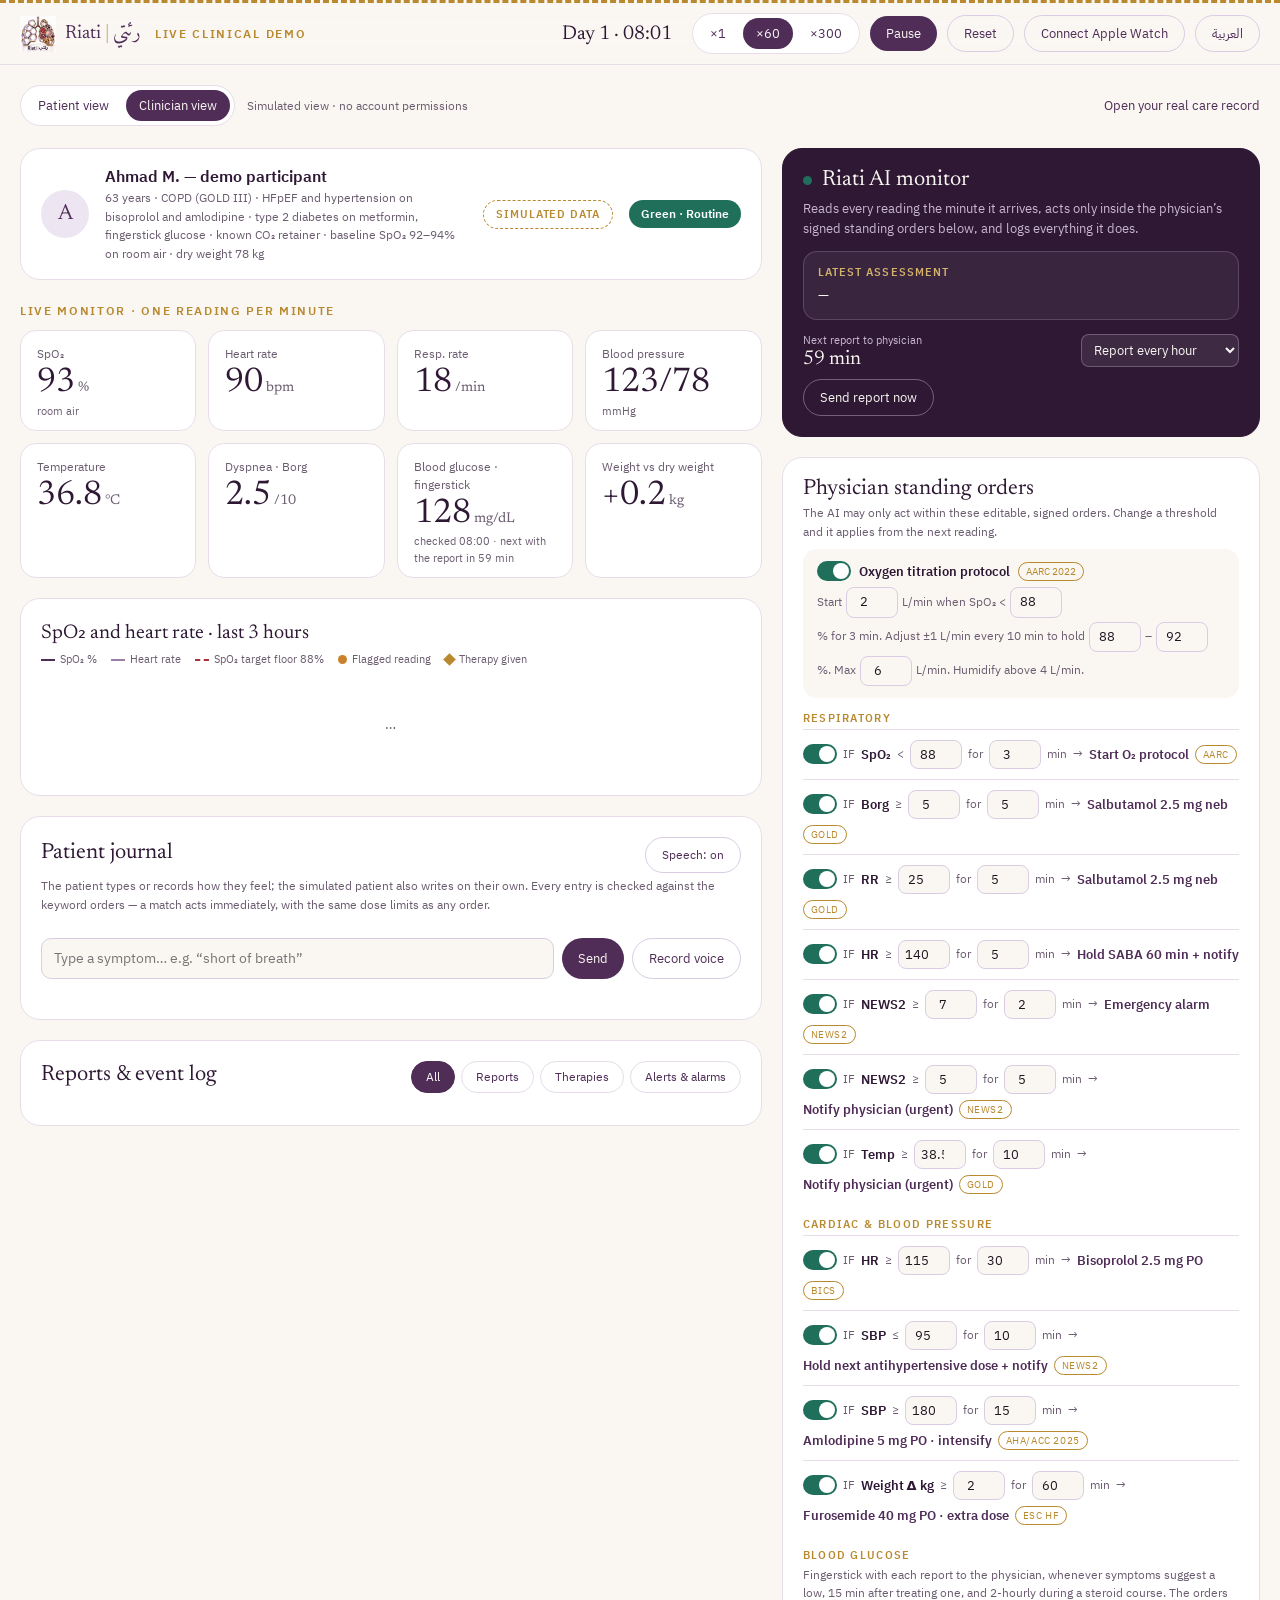
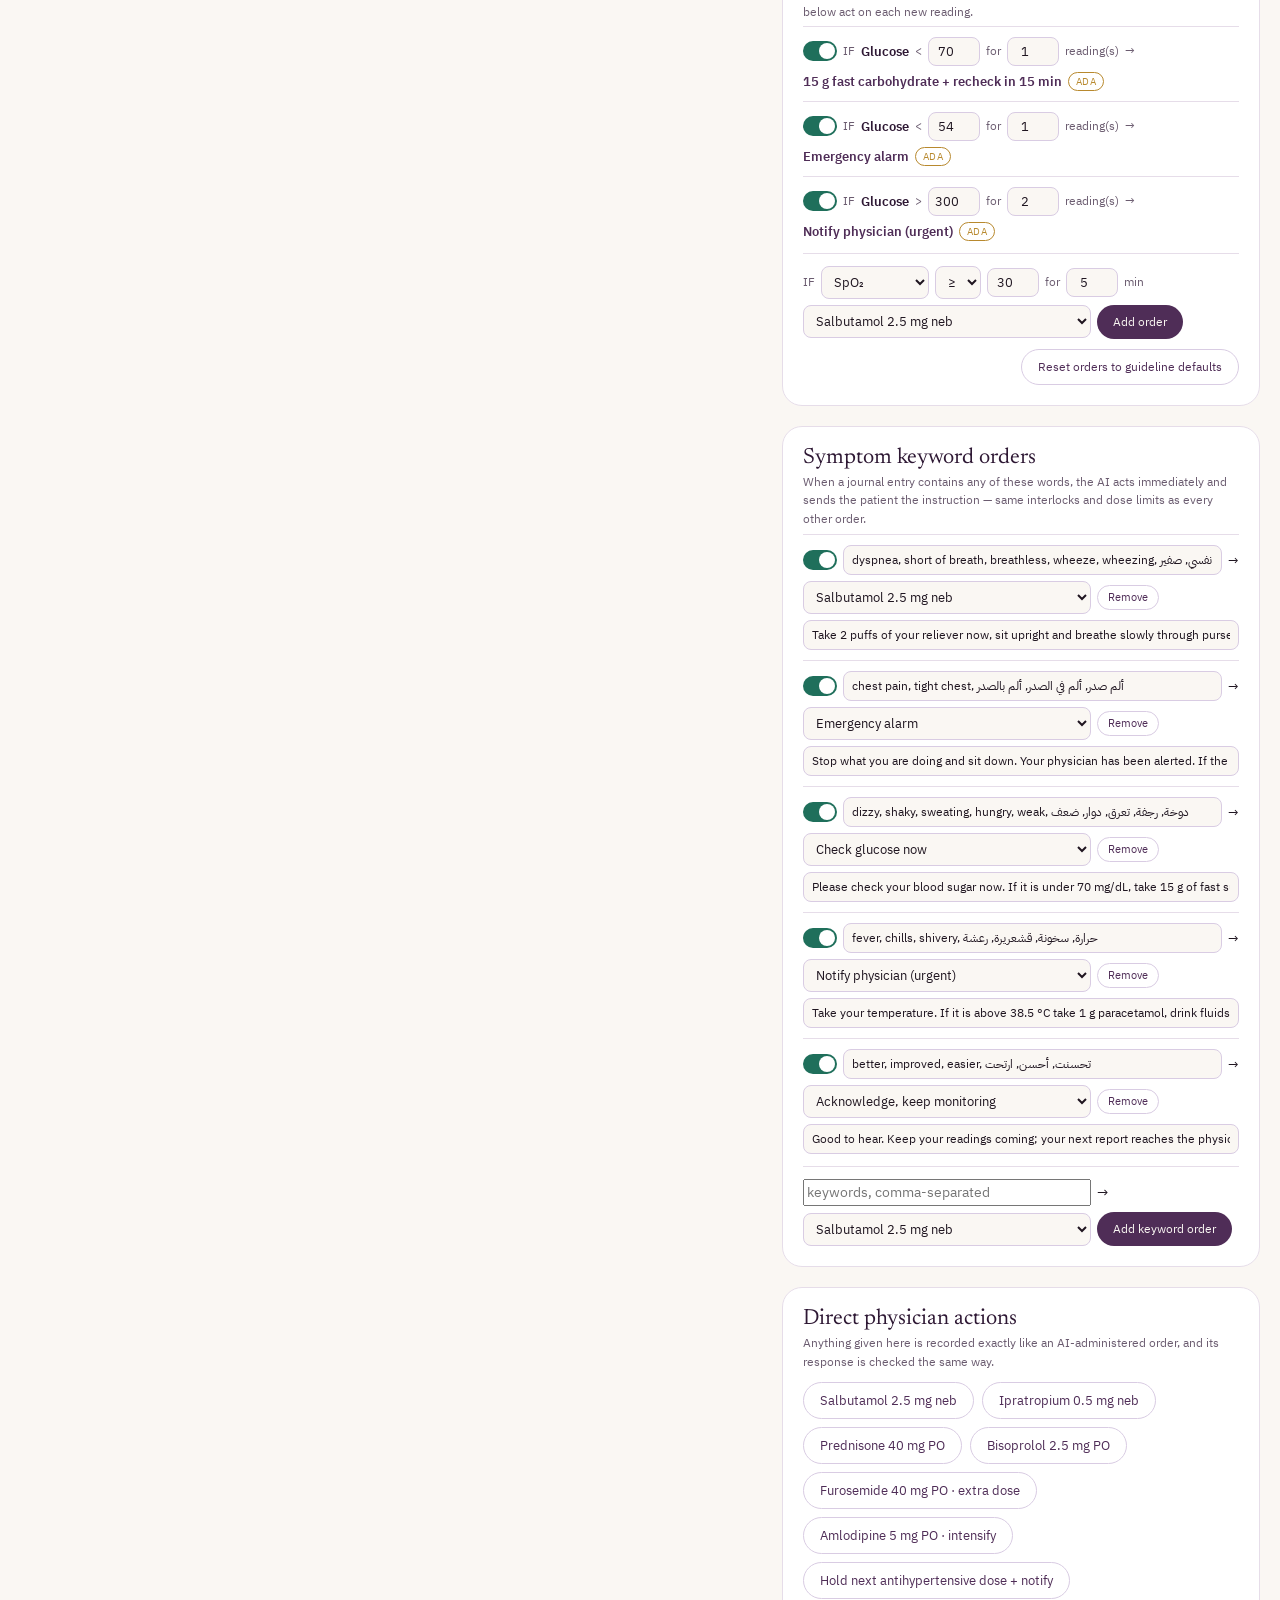
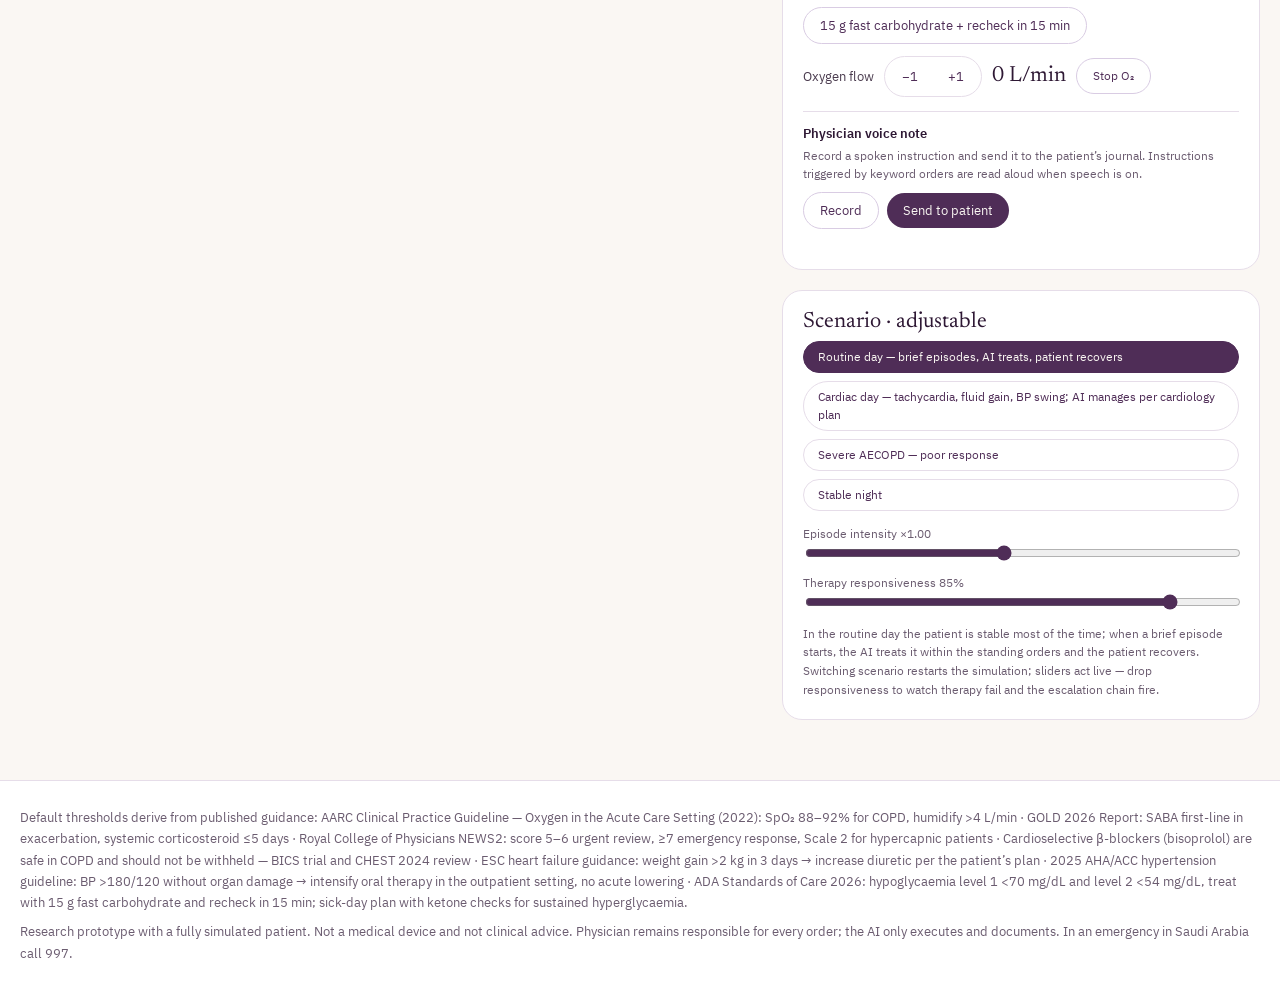
<file: demo-previous.html>
<!DOCTYPE html>
<html lang="en">
<head>
<meta charset="utf-8">
<meta name="viewport" content="width=device-width, initial-scale=1">
<title>Riati — Live Clinical Demo</title>
<link rel="preconnect" href="https://fonts.googleapis.com">
<link href="https://fonts.googleapis.com/css2?family=Newsreader:ital,opsz,wght@0,6..72,300;0,6..72,400;0,6..72,500&family=IBM+Plex+Sans+Arabic:wght@300;400;500;600&family=Amiri:wght@400;700&display=swap" rel="stylesheet">
<style>
:root{
  --aub:#4F2D57; --aub-d:#2E1834; --cream:#FAF7F3; --lilac:#EDE6F2; --line:#E6DDE9;
  --gold:#B8892E; --ink:#1F1520; --mut:#6B5C70; --body:#4A3B4E;
  --green:#1F6F5B; --amber:#C9822B; --red:#A8323E;
}
*{box-sizing:border-box}
[hidden]{display:none!important}
html,body{margin:0;padding:0;background:var(--cream);color:var(--ink);-webkit-font-smoothing:antialiased}
body{font-family:'IBM Plex Sans Arabic','Newsreader',system-ui,sans-serif;font-size:14px}
a{color:var(--aub);text-decoration:none}
input,select,button{font:inherit}
input[type=number]{direction:ltr;text-align:center}
input:focus,select:focus{outline:2px solid var(--aub);outline-offset:1px}
@keyframes rise{from{opacity:0;transform:translateY(18px)}to{opacity:1;transform:none}}
@keyframes pop{from{opacity:0;transform:scale(.4)}to{opacity:1;transform:none}}
@keyframes pulse{0%,100%{box-shadow:0 0 0 0 rgba(168,50,62,.5)}50%{box-shadow:0 0 0 12px rgba(168,50,62,0)}}
@keyframes breathe{0%,100%{transform:scale(1);opacity:.5}50%{transform:scale(1.5);opacity:1}}
.serif{font-family:'Newsreader','Amiri',serif;font-weight:400}
.kicker{font-size:12px;letter-spacing:.14em;text-transform:uppercase;color:var(--gold);font-weight:600}
.card{background:#fff;border:1px solid var(--line);border-radius:20px;padding:20px;animation:rise .7s cubic-bezier(.2,.7,.2,1) both}
.btn{border:1px solid #D9CCE3;background:transparent;color:var(--aub);border-radius:999px;padding:8px 16px;font-size:13px;cursor:pointer}
.btn:hover{background:var(--lilac)}
.btn-primary{background:var(--aub);color:var(--cream);border:0}
.btn-primary:hover{background:var(--aub-d)}
.btn-danger{background:var(--red);color:#fff;border:0}
.seg{display:inline-flex;gap:4px;background:#fff;border:1px solid var(--line);border-radius:999px;padding:4px}
.seg button{border:0;border-radius:999px;padding:6px 13px;font-size:13px;cursor:pointer;background:transparent;color:var(--aub)}
.seg button.on{background:var(--aub);color:var(--cream)}
.num{width:64px;border:1px solid #D9CCE3;border-radius:8px;padding:4px 6px;font-size:13px;background:var(--cream);color:var(--ink);direction:ltr;text-align:center}
.num.small{width:52px}
select.sel{border:1px solid #D9CCE3;border-radius:8px;padding:5px 8px;font-size:13px;background:var(--cream);color:var(--ink);max-width:100%}
.tile{background:#fff;border:1px solid var(--line);border-radius:16px;padding:14px 16px 10px;position:relative;overflow:hidden}
.tile .lbl{font-size:12px;color:var(--mut)}
.tile .val{font-family:'Newsreader',serif;font-size:34px;color:var(--aub-d);line-height:1.1;margin:2px 0 0}
.tile .val small{font-size:14px;color:var(--mut)}
.tile .sub{font-size:11px;color:var(--mut);min-height:14px}
.tile.warn{border-color:var(--amber)}
.tile.crit{border-color:var(--red);animation:pulse 2s infinite}
.log-entry{border:1px solid var(--line);border-radius:14px;padding:12px 14px;background:#fff;animation:rise .45s both}
.log-entry .lt{font-size:11px;color:var(--mut)}
.log-entry .ttl{font-size:14px;font-weight:600;color:var(--aub-d);margin:2px 0}
.log-entry .bd{font-size:13px;color:var(--body);line-height:1.55}
.log-entry.e-alert{border-inline-start:4px solid var(--amber)}
.log-entry.e-alarm{border-inline-start:4px solid var(--red);background:#FDF4F5}
.log-entry.e-therapy{border-inline-start:4px solid var(--aub)}
.log-entry.e-report{border-inline-start:4px solid var(--gold);background:#FDFBF6}
.log-entry.e-ai{border-inline-start:4px solid var(--line)}
.rep-grid{display:grid;grid-template-columns:repeat(auto-fit,minmax(120px,1fr));gap:8px;margin:10px 0}
.rep-cell{background:var(--cream);border-radius:10px;padding:8px 10px}
.rep-cell .k{font-size:11px;color:var(--mut)}
.rep-cell .v{font-family:'Newsreader',serif;font-size:19px;color:var(--aub-d)}
.rep-cell .r{font-size:11px;color:var(--mut)}
.zonechip{display:inline-flex;align-items:center;gap:7px;border-radius:999px;padding:5px 12px;font-size:12px;font-weight:600;color:#fff}
.rule{display:flex;flex-wrap:wrap;align-items:center;gap:6px;border-top:1px solid var(--line);padding:10px 0;font-size:13px;color:var(--body)}
.rule .word{color:var(--mut);font-size:12px}
.rule .metr{font-weight:600;color:var(--aub-d)}
.rule .act{color:var(--aub);font-weight:600}
.rule .cite{font-size:10px;letter-spacing:.06em;color:var(--gold);border:1px solid var(--gold);border-radius:999px;padding:1px 7px}
.rule.off{opacity:.42}
.rgroup{font-size:11px;letter-spacing:.12em;text-transform:uppercase;color:var(--gold);font-weight:600;margin:12px 0 2px}
.switch{appearance:none;width:34px;height:20px;border-radius:999px;background:#D9CCE3;position:relative;cursor:pointer;flex:none;margin:0}
.switch:checked{background:var(--green)}
.switch::after{content:'';position:absolute;top:2px;inset-inline-start:2px;width:16px;height:16px;border-radius:50%;background:#fff;transition:transform .2s}
.switch:checked::after{transform:translateX(14px)}
[dir=rtl] .switch:checked::after{transform:translateX(-14px)}
.jm{display:flex;flex-direction:column;gap:4px;max-width:88%;padding:9px 12px;border-radius:14px;font-size:13px;line-height:1.5;animation:rise .4s both}
.jm .who{font-size:10.5px;letter-spacing:.06em;text-transform:uppercase;color:var(--mut)}
.jm.p{align-self:flex-start;background:var(--cream);border:1px solid var(--line)}
.jm.a{align-self:flex-end;background:var(--lilac);color:var(--aub-d)}
.jm.d{align-self:flex-end;background:var(--aub-d);color:var(--cream)}
.jm.d .who{color:#D4B26A}
.jm audio{height:30px;max-width:100%}
.kw{display:flex;flex-wrap:wrap;align-items:center;gap:6px;border-top:1px solid var(--line);padding:10px 0;font-size:13px}
.kw.off{opacity:.42}
.kw input.words{flex:1;min-width:150px;border:1px solid #D9CCE3;border-radius:8px;padding:5px 8px;font-size:12px;background:var(--cream);color:var(--ink)}
.chip{border:1px solid var(--line);background:#fff;border-radius:999px;padding:6px 14px;font-size:12px;cursor:pointer;color:var(--aub)}
.chip.on{background:var(--aub);color:var(--cream);border-color:var(--aub)}
#alarmbar{position:sticky;top:0;z-index:90;display:none;background:var(--red);color:#fff;padding:12px 20px;align-items:center;gap:14px;animation:pulse 1.6s infinite}
#alarmbar.show{display:flex}
#alarmbar .t{font-weight:600;font-size:15px;flex:1}
header.top{position:sticky;top:0;z-index:80;background:rgba(250,247,243,.92);backdrop-filter:blur(14px);border-bottom:1px solid var(--line);border-top:3px dashed var(--gold)}
.wrap{max-width:1280px;margin:0 auto;padding-inline:20px}
.hrow{display:flex;align-items:center;gap:14px;flex-wrap:wrap;padding-block:10px}
main{max-width:1280px;margin:0 auto;padding:22px 20px 60px;display:grid;grid-template-columns:minmax(0,1.55fr) minmax(0,1fr);gap:20px;align-items:start}
@media(max-width:980px){main{grid-template-columns:1fr}}
.col{display:flex;flex-direction:column;gap:20px;min-width:0}
footer{border-top:1px solid var(--line);background:#fff}
footer .wrap{padding-block:26px;font-size:12.5px;color:var(--mut);line-height:1.7}
.dot{width:9px;height:9px;border-radius:50%;background:var(--green);display:inline-block;animation:breathe 2.4s ease-in-out infinite}
h3.cardt{margin:0 0 4px;font-family:'Newsreader','Amiri',serif;font-weight:400;font-size:22px;color:var(--aub-d)}
.mut{color:var(--mut)}
.tiny{font-size:12px;color:var(--mut);line-height:1.55}
</style>
<link rel="stylesheet" href="demo-previous.css">
</head>
<body>

<header class="top"><div class="wrap hrow">
  <a href="Riati.dc.html" style="display:flex;align-items:center;gap:9px">
    <img src="assets/logo.png" alt="Riati" style="width:36px;height:36px;object-fit:contain">
    <span class="serif" style="font-size:19px;color:var(--aub)">Riati <span style="color:var(--gold);font-weight:300">|</span> <span style="font-family:'Amiri',serif">رئتي</span></span>
  </a>
  <span class="kicker" id="hSub"></span>
  <div style="margin-inline-start:auto;display:flex;align-items:center;gap:10px;flex-wrap:wrap">
    <div class="serif" id="clock" style="font-size:20px;color:var(--aub-d);min-width:130px;text-align:center" dir="ltr">Day 1 · 08:00</div>
    <div class="seg" id="speedSeg"></div>
    <button class="btn btn-primary" id="playBtn"></button>
    <button class="btn" id="resetBtn"></button>
    <button class="btn" id="liveBtn"></button>
    <button class="btn" id="langBtn"></button>
  </div>
</div></header>

<div id="alarmbar"><span style="font-size:22px">⏺</span><span class="t" id="alarmTxt"></span><button class="btn" style="background:#fff;color:var(--red);border:0" id="ackBtn"></button></div>

<main>
<div class="col">
  <!-- patient -->
  <div class="card" style="display:flex;align-items:center;gap:16px;flex-wrap:wrap;padding:16px 20px">
    <div style="width:48px;height:48px;border-radius:50%;background:var(--lilac);display:grid;place-items:center" class="serif"><span style="font-size:22px;color:var(--aub)" id="pInitial">A</span></div>
    <div style="flex:1;min-width:220px">
      <div style="font-weight:600;color:var(--aub-d);font-size:16px" id="pName"></div>
      <div class="tiny" id="pLine"></div>
    </div>
    <span style="border:1px dashed var(--gold);color:var(--gold);border-radius:999px;padding:5px 12px;font-size:11px;letter-spacing:.08em;text-transform:uppercase;font-weight:600" id="pSim"></span>
    <span class="zonechip" id="news2Chip" hidden style="animation:pulse 2s infinite" dir="ltr"></span>
    <span class="zonechip" id="zoneChip"></span>
  </div>

  <!-- vitals -->
  <div>
    <div class="kicker" style="margin:2px 0 10px" id="kMon"></div>
    <div style="display:grid;grid-template-columns:repeat(auto-fill,minmax(150px,1fr));gap:12px" id="tiles"></div>
  </div>

  <!-- chart -->
  <div class="card">
    <div style="display:flex;justify-content:space-between;align-items:center;flex-wrap:wrap;gap:8px;margin-bottom:6px">
      <div class="serif" style="font-size:20px;color:var(--aub-d)" id="chTitle"></div>
      <div style="display:flex;gap:14px;font-size:11px;color:var(--mut);flex-wrap:wrap" id="chLegend"></div>
    </div>
    <div id="chart"></div>
  </div>

  <!-- patient journal -->
  <div class="card">
    <div style="display:flex;justify-content:space-between;align-items:center;gap:10px;flex-wrap:wrap;margin-bottom:4px">
      <h3 class="cardt" id="kJournal"></h3>
      <button class="btn" id="speakBtn" style="font-size:12px"></button>
    </div>
    <p class="tiny" style="margin:0 0 10px" id="jNote"></p>
    <div id="journal" style="display:flex;flex-direction:column;gap:8px;max-height:320px;overflow-y:auto;margin-bottom:10px;padding:2px"></div>
    <div style="display:flex;gap:8px;flex-wrap:wrap">
      <input id="jInput" style="flex:1;min-width:200px;border:1px solid #D9CCE3;border-radius:10px;padding:9px 12px;font-size:14px;background:var(--cream);color:var(--ink)">
      <button class="btn btn-primary" id="jSend"></button>
      <button class="btn" id="jRec"></button>
    </div>
    <div class="tiny" id="jStatus" style="margin-top:6px;min-height:14px"></div>
  </div>

  <!-- log -->
  <div class="card">
    <div style="display:flex;justify-content:space-between;align-items:center;gap:10px;flex-wrap:wrap;margin-bottom:12px">
      <h3 class="cardt" id="kLog"></h3>
      <div style="display:flex;gap:6px;flex-wrap:wrap" id="filters"></div>
    </div>
    <div id="log" style="display:flex;flex-direction:column;gap:10px;max-height:560px;overflow-y:auto"></div>
  </div>
</div>

<div class="col">
  <!-- AI -->
  <div class="card" style="background:var(--aub-d);border-color:var(--aub-d);color:var(--cream)">
    <div style="display:flex;align-items:center;gap:10px;margin-bottom:8px">
      <span class="dot"></span>
      <div class="serif" style="font-size:22px" id="kAI"></div>
    </div>
    <div style="font-size:13px;color:#C9B8D1;line-height:1.55" id="aiStatus"></div>
    <div id="liveStatus" style="font-size:12px;line-height:1.5;color:#D4B26A;margin-top:8px;word-break:break-all" hidden></div>
    <div style="background:rgba(255,255,255,.06);border:1px solid rgba(217,204,227,.2);border-radius:14px;padding:12px 14px;margin-top:12px">
      <div style="font-size:11px;letter-spacing:.1em;text-transform:uppercase;color:#D4B26A;font-weight:600" id="aiLastL"></div>
      <div style="font-size:13.5px;line-height:1.55;margin-top:5px" id="aiLast">—</div>
    </div>
    <div style="display:flex;align-items:center;gap:10px;margin-top:12px;flex-wrap:wrap">
      <div style="flex:1;min-width:150px">
        <div style="font-size:11px;color:#C9B8D1" id="nextRepL"></div>
        <div class="serif" style="font-size:20px" id="nextRep" dir="ltr">—</div>
      </div>
      <select class="sel" id="repInt" style="background:rgba(255,255,255,.08);border-color:rgba(217,204,227,.3);color:var(--cream)"></select>
      <button class="btn" style="border-color:rgba(217,204,227,.4);color:var(--cream)" id="repNowBtn"></button>
    </div>
  </div>

  <!-- standing orders -->
  <div class="card">
    <h3 class="cardt" id="kOrders"></h3>
    <p class="tiny" style="margin:0 0 8px" id="ordersNote"></p>
    <div style="background:var(--cream);border-radius:14px;padding:12px 14px;margin-bottom:6px">
      <div style="display:flex;align-items:center;gap:8px">
        <input type="checkbox" class="switch" id="o2on" checked>
        <span style="font-weight:600;color:var(--aub-d);font-size:13px" id="o2title"></span>
        <span class="rule cite" style="border:1px solid var(--gold);color:var(--gold);border-radius:999px;padding:1px 7px;font-size:10px">AARC 2022</span>
      </div>
      <div class="tiny" style="margin-top:6px;display:flex;flex-wrap:wrap;gap:4px;align-items:center" id="o2words"></div>
    </div>
    <div id="rules"></div>
    <div style="display:flex;flex-wrap:wrap;gap:6px;align-items:center;border-top:1px solid var(--line);padding-top:12px;margin-top:2px" id="addRow"></div>
    <div style="display:flex;justify-content:flex-end;margin-top:10px"><button class="btn" id="resetOrdersBtn" style="font-size:12px"></button></div>
  </div>

  <!-- symptom keyword orders -->
  <div class="card">
    <h3 class="cardt" id="kKw"></h3>
    <p class="tiny" style="margin:0 0 6px" id="kwNote"></p>
    <div id="kwRules"></div>
    <div style="display:flex;flex-wrap:wrap;gap:6px;align-items:center;border-top:1px solid var(--line);padding-top:12px;margin-top:2px" id="kwAddRow"></div>
  </div>

  <!-- direct actions -->
  <div class="card">
    <h3 class="cardt" id="kTher"></h3>
    <p class="tiny" style="margin:0 0 10px" id="therNote"></p>
    <div style="display:flex;flex-wrap:wrap;gap:8px" id="therBtns"></div>
    <div style="display:flex;align-items:center;gap:10px;margin-top:12px;flex-wrap:wrap">
      <span style="font-size:13px;color:var(--body)" id="o2lbl"></span>
      <div class="seg"><button id="o2minus" dir="ltr">−1</button><button id="o2plus" dir="ltr">+1</button></div>
      <span class="serif" style="font-size:22px;color:var(--aub-d)" id="o2now" dir="ltr">0 L/min</span>
      <button class="btn" id="o2stop" style="font-size:12px"></button>
    </div>
    <div style="border-top:1px solid var(--line);margin-top:14px;padding-top:12px">
      <div style="font-weight:600;color:var(--aub-d);font-size:13px" id="kVoice"></div>
      <p class="tiny" style="margin:4px 0 8px" id="voiceNote"></p>
      <div style="display:flex;gap:8px;flex-wrap:wrap;align-items:center">
        <button class="btn" id="vRec"></button>
        <button class="btn btn-primary" id="vSend" disabled></button>
        <audio id="vAudio" controls style="height:32px;max-width:100%" hidden></audio>
      </div>
      <div class="tiny" id="vStatus" style="margin-top:6px;min-height:14px"></div>
    </div>
  </div>

  <!-- scenario -->
  <div class="card">
    <h3 class="cardt" id="kScen"></h3>
    <div style="display:flex;flex-direction:column;gap:8px;margin-top:8px" id="scenBtns"></div>
    <div style="margin-top:14px">
      <label style="display:block;font-size:12px;color:var(--mut)"><span id="slDetL"></span> <span id="slDetV" class="mut"></span>
      <input type="range" id="slDet" min="50" max="160" value="100" style="width:100%;accent-color:var(--aub)"></label>
      <label style="display:block;font-size:12px;color:var(--mut);margin-top:8px"><span id="slRespL"></span> <span id="slRespV" class="mut"></span>
      <input type="range" id="slResp" min="0" max="100" value="85" style="width:100%;accent-color:var(--aub)"></label>
    </div>
    <p class="tiny" style="margin:10px 0 0" id="scenNote"></p>
  </div>
</div>
</main>

<footer><div class="wrap">
  <div id="ftCites"></div>
  <div style="margin-top:8px" id="ftDisc"></div>
</div></footer>

<script>
'use strict';
/* ================= i18n ================= */
const T = {
en: {
  hSub:'Live clinical demo', langBtn:'العربية', play:'Run', pause:'Pause', reset:'Reset', day:'Day',
  pName:'Ahmad M. — demo participant', pLine:'63 years · COPD (GOLD III) · HFpEF and hypertension on bisoprolol and amlodipine · type 2 diabetes on metformin, fingerstick glucose · known CO₂ retainer · baseline SpO₂ 92–94% on room air · dry weight 78 kg', pSim:'Simulated data',
  kMon:'Live monitor · one reading per minute', chTitle:'SpO₂ and heart rate · last 3 hours',
  lSpo2:'SpO₂ %', lHr:'Heart rate', lThr:'SpO₂ target floor 88%', lHr140:'HR limit 140', lFlag:'Flagged reading', lRx:'Therapy given',
  vSpo2:'SpO₂', vHr:'Heart rate', vRr:'Resp. rate', vSbp:'Blood pressure', vTemp:'Temperature', vBorg:'Dyspnea · Borg', vWt:'Weight vs dry weight', vNews:'NEWS2 score', uKg:'kg',
  uPct:'%', uBpm:'bpm', uMin:'/min', uMmhg:'mmHg', uC:'°C', uB:'/10', onO2:'on O₂', air:'room air',
  zoneG:'Green · Routine', zoneA:'Amber · Contact team', zoneR:'Red · Urgent action',
  n2Urgent:'urgent review', n2Emerg:'emergency response', n2name:'NEWS2', o2name:'O₂',
  opLt:'<', opLe:'≤', opGt:'>', opGe:'≥',
  vGlu:'Blood glucose · fingerstick', mglu:'Glucose', uMgdl:'mg/dL', gMeta:'Blood glucose', readingsW:'reading(s)',
  gluChecked:x=>`checked ${x}`, gluNext:n=>`next with the report in ${n} min`, eGluRead:(v,w)=>`Glucose check: ${v} mg/dL — ${w}`,
  gwRoutine:'routine, with the report', gwSymptom:'on symptom report', gwRecheck:'15-minute recheck', gwSteroid:'steroid course, 2-hourly', gwLive:'sent from the device',
  gluPolicy:'Fingerstick with each report to the physician, whenever symptoms suggest a low, 15 min after treating one, and 2-hourly during a steroid course. The orders below act on each new reading.',
  aCarb:'15 g fast carbohydrate + recheck in 15 min', aGluCheck:'Check glucose now', aAck:'Acknowledge, keep monitoring',
  byKw:'per symptom keyword order', wGlu:'glucose back above 70 mg/dL',
  eGluHigh:v=>`Glucose ${v} mg/dL sustained — physician notified; sick-day plan: check ketones, fluids, review steroid dose`,
  eGluLowSym:v=>`Symptoms reported and glucose is ${v} mg/dL — treating per the 15-15 rule`,
  eGluCheckOk:v=>`Glucose checked on symptom report: ${v} mg/dL — no action needed`,
  ePredGlu:'Steroid started — glucose checks every 2 h for 24 h (steroid-induced hyperglycaemia)',
  eRuleAlarm:(m,o,v,cur)=>`${m} ${o} ${v} (now ${cur}) — emergency alarm per standing order`,
  eKwMatch:(w,a)=>`Patient reported “${w}” — keyword order matched → ${a}`, eKwNotify:w=>`Patient reported “${w}” — physician notified`, eKwAlarm:w=>`Patient reported “${w}” — emergency alarm, physician alerted`, eKwAck:w=>`Patient reported “${w}” — acknowledged, monitoring continues`,
  eDocVoice:'Physician voice note delivered to the patient’s journal',
  kJournal:'Patient journal', jNote:'The patient types or records how they feel; the simulated patient also writes on their own. Every entry is checked against the keyword orders — a match acts immediately, with the same dose limits as any order.',
  jPlaceholder:'Type a symptom… e.g. “short of breath”', jSend:'Send', jRecord:'Record voice', jStop:'Stop', jListening:'Listening… speak, then press Stop',
  jNoMic:'Microphone unavailable in this browser — type the symptom instead', jNoSpeech:'(voice note saved — this browser could not transcribe it, so type the symptom for the AI to act on)',
  jPatient:'Patient', jAI:'Riati AI', jDoctor:'Physician', jSim:'· simulated',
  jNoted:'Noted and added to your record. If anything gets worse, tell me — for example “short of breath” or “chest pain” — and I act at once.', jHeld:'(the order was withheld by a safety interlock — see the event log)',
  kKw:'Symptom keyword orders', kwNote:'When a journal entry contains any of these words, the AI acts immediately and sends the patient the instruction — same interlocks and dose limits as every other order.', kwWords:'keywords, comma-separated', kwSay:'instruction sent to the patient', addKw:'Add keyword order',
  kVoice:'Physician voice note', voiceNote:'Record a spoken instruction and send it to the patient’s journal. Instructions triggered by keyword orders are read aloud when speech is on.', vRecord:'Record', vStop:'Stop', vSend:'Send to patient', vReady:'Recording ready — press Send', vTranscribed:'Transcribed:', vVoiceMsg:'Voice instruction from your physician',
  spOn:'Speech: on', spOff:'Speech: off',
  simSay:{dysp:['I feel short of breath and it is hard to finish a sentence','Breathless again, my chest feels tight','I am wheezing and can’t catch my breath'], hypo:['I feel dizzy and shaky, and I am sweating','Feeling weak and shaky, a bit hungry'], fever:['I have a fever and chills','Feeling hot and shivery'], better:['I feel better now, breathing is easier','Much better, thank you'], daily:['Walked 20 minutes this morning, feeling okay','Slept well and took my morning medicines','Used my inhaler as usual, no cough today']},
  gResp:'Respiratory', gCardio:'Cardiac & blood pressure',
  aBb:'Bisoprolol 2.5 mg PO', aDiur:'Furosemide 40 mg PO · extra dose', aAmlo:'Amlodipine 5 mg PO · intensify', aHoldbp:'Hold next antihypertensive dose + notify',
  eSkipBBSaba:'Tachycardia follows salbutamol within 60 min — β-blocker withheld; SABA-driven rate expected to settle, re-checking in 15 min', eSkipLowBP:n=>`${n} withheld — systolic BP below 100`, eSkipAmlo:'Amlodipine withheld — systolic already below 150 at dosing time', eHoldBP:'Systolic BP low — next scheduled antihypertensive dose held, physician notified',
  wHr:'heart rate down ≥10 bpm', wWt:'weight down ≥0.5 kg', wSbp:'systolic down ≥10 mmHg', wSbpUp:'systolic recovered',
  liveBtnOff:'Connect Apple Watch', liveBtnOn:'Live · Apple Watch — stop', srcWatch:'Apple Watch',
  liveWait:u=>`Live mode on — waiting for the first reading. From the iPhone (or any browser) send readings to ${u} — see README, "Testing with a real Apple Watch".`,
  liveOk:(f,ago)=>`Live data connected · ${f} · last reading ${ago} min ago`,
  liveNoBridge:'Bridge not reachable — run python3 watch_bridge.py and open this page through the address it prints.',
  eLiveOn:'Live mode on — Apple Watch readings replace the simulation for the fields it sends; clock set to real time', eLiveOff:'Live mode off — back to simulation', eLiveFirst:f=>`First live reading received: ${f}`,
  kAI:'Riati AI monitor', aiStatus:'Reads every reading the minute it arrives, acts only inside the physician’s signed standing orders below, and logs everything it does.',
  aiLastL:'Latest assessment', nextRepL:'Next report to physician', repNow:'Send report now',
  int15:'Report every 15 min', int30:'Report every 30 min', int60:'Report every hour', int120:'Report every 2 hours',
  kOrders:'Physician standing orders', ordersNote:'The AI may only act within these editable, signed orders. Change a threshold and it applies from the next reading.',
  o2title:'Oxygen titration protocol',
  o2w1:'Start', o2w2:'L/min when SpO₂ <', o2w3:'% for 3 min. Adjust ±1 L/min every 10 min to hold', o2w4:'–', o2w5:'%. Max', o2w6:'L/min. Humidify above 4 L/min.',
  ifW:'IF', forW:'for', minW:'min', arrW:'→',
  mspo2:'SpO₂', mhr:'HR', mrr:'RR', msbp:'SBP', mdbp:'DBP', mtemp:'Temp', mborg:'Borg', mwt:'Weight Δ kg', mnews2:'NEWS2',
  aSalb:'Salbutamol 2.5 mg neb', aIpra:'Ipratropium 0.5 mg neb', aPred:'Prednisone 40 mg PO', aO2:'Start O₂ protocol', aNotify:'Notify physician (urgent)', aAlarm:'Emergency alarm', aHold:'Hold SABA 60 min + notify',
  addRule:'Add order', del:'Remove', resetOrders:'Reset orders to guideline defaults',
  kTher:'Direct physician actions', therNote:'Anything given here is recorded exactly like an AI-administered order, and its response is checked the same way.',
  o2lbl:'Oxygen flow', o2stopB:'Stop O₂',
  kScen:'Scenario · adjustable', scM:'Routine day — brief episodes, AI treats, patient recovers', scC:'Cardiac day — tachycardia, fluid gain, BP swing; AI manages per cardiology plan', scS:'Severe AECOPD — poor response', scSt:'Stable night',
  slDetL:'Episode intensity', slRespL:'Therapy responsiveness', scenNote:'In the routine day the patient is stable most of the time; when a brief episode starts, the AI treats it within the standing orders and the patient recovers. Switching scenario restarts the simulation; sliders act live — drop responsiveness to watch therapy fail and the escalation chain fire.',
  kLog:'Reports & event log', fAll:'All', fRep:'Reports', fTher:'Therapies', fAl:'Alerts & alarms',
  ackB:'Acknowledge', eAck:'Alarm acknowledged by physician',
  eO2Start:f=>`O₂ started at ${f} L/min via nasal cannula`, eO2Up:f=>`O₂ increased to ${f} L/min — SpO₂ below target band`, eO2Down:f=>`O₂ reduced to ${f} L/min — SpO₂ above 92% (hypercapnia precaution)`, eO2StopT:'O₂ stopped — SpO₂ held in target on minimal flow', eHumid:'Flow above 4 L/min — humidification added per AARC',
  eGive:n=>`${n} administered`, byAI:'per standing order', byDoc:'direct physician order',
  eEff:(n,w)=>`${n} judged effective — ${w}`, eIneff:(n,m)=>`${n} NOT effective after ${m} min — escalation required`,
  wBorg:'dyspnea and respiratory rate improving', wSpo2:'SpO₂ back inside 88–92% target',
  eSabaMax:'Three nebulisations inside one hour — AI paused further doses, physician review requested',
  eHold:v=>`Heart rate above ${v} bpm sustained — SABA held for 60 min, physician notified`,
  eNews7:v=>`NEWS2 reached ${v} — emergency response triggered`, eNews5:v=>`NEWS2 at ${v} — urgent clinical review requested`,
  eO2Max:'Maximum O₂ flow reached and SpO₂ still below target — immediate clinical review',
  eTemp:v=>`Temperature ${v}°C — physician notified (assess for infective exacerbation)`,
  eRuleFire:(m,o,v)=>`Standing order matched: ${m} ${o} ${v}`,
  repTitle:(a,b)=>`Report to physician · ${a} – ${b}`, repExc:'EXCEPTION REPORT',
  rNow:'now', rRange:'range', rTherapies:'Therapies this period', rNone:'No therapies this period', rAlerts:'alerts', rAlarms:'alarms',
  rAssess:'Assessment', rRec:'Recommendation',
  recG:'Continue routine monitoring per the signed plan.', recA:'Contact the patient within the stated time and review therapy response.', recR:'Immediate clinical review required. The patient has been shown the approved emergency instructions, including 997.',
  respEff:'effective', respIneff:'INEFFECTIVE', respPend:'response check pending',
  ftCites:'Default thresholds derive from published guidance: AARC Clinical Practice Guideline — Oxygen in the Acute Care Setting (2022): SpO₂ 88–92% for COPD, humidify >4 L/min · GOLD 2026 Report: SABA first-line in exacerbation, systemic corticosteroid ≤5 days · Royal College of Physicians NEWS2: score 5–6 urgent review, ≥7 emergency response, Scale 2 for hypercapnic patients · Cardioselective β-blockers (bisoprolol) are safe in COPD and should not be withheld — BICS trial and CHEST 2024 review · ESC heart failure guidance: weight gain >2 kg in 3 days → increase diuretic per the patient’s plan · 2025 AHA/ACC hypertension guideline: BP >180/120 without organ damage → intensify oral therapy in the outpatient setting, no acute lowering · ADA Standards of Care 2026: hypoglycaemia level 1 <70 mg/dL and level 2 <54 mg/dL, treat with 15 g fast carbohydrate and recheck in 15 min; sick-day plan with ketone checks for sustained hyperglycaemia.',
  ftDisc:'Research prototype with a fully simulated patient. Not a medical device and not clinical advice. Physician remains responsible for every order; the AI only executes and documents. In an emergency in Saudi Arabia call 997.',
  o2flowU:'L/min'
},
ar: {
  hSub:'العرض السريري المباشر', langBtn:'English', play:'تشغيل', pause:'إيقاف مؤقت', reset:'إعادة', day:'اليوم',
  pName:'أحمد م. — مشارك تجريبي', pLine:'٦٣ عامًا · انسداد رئوي مزمن من الدرجة الثالثة · قصور قلب بكسر قذف محفوظ وارتفاع ضغط على بيسوبرولول وأملوديبين · سكري من النوع الثاني على ميتفورمين، يقيس السكر بوخز الإصبع · احتباس ثاني أكسيد الكربون معروف · نسبة الأكسجين الأساسية ٩٢–٩٤٪ على الهواء · الوزن الجاف ٧٨ كغ', pSim:'بيانات محاكاة',
  kMon:'المراقبة الحية · قراءة كل دقيقة', chTitle:'نسبة الأكسجين في الدم ومعدل النبض · آخر ٣ ساعات',
  lSpo2:'نسبة الأكسجين', lHr:'معدل النبض', lThr:'حد الأكسجين الأدنى ٨٨٪', lHr140:'حد النبض ١٤٠', lFlag:'قراءة مُعلَّمة', lRx:'علاج مُعطى',
  vSpo2:'نسبة الأكسجين في الدم', vHr:'معدل النبض', vRr:'معدل التنفس', vSbp:'ضغط الدم', vTemp:'الحرارة', vBorg:'ضيق النفس · بورغ', vWt:'الوزن مقابل الوزن الجاف', vNews:'درجة الإنذار المبكر', uKg:'كغ',
  uPct:'٪', uBpm:'ن/د', uMin:'/د', uMmhg:'ملم زئبق', uC:'°م', uB:'/١٠', onO2:'على الأكسجين', air:'هواء الغرفة',
  zoneG:'أخضر · روتيني', zoneA:'أصفر · تواصل مع الفريق', zoneR:'أحمر · إجراء عاجل',
  n2Urgent:'مراجعة عاجلة', n2Emerg:'استجابة طارئة', n2name:'الإنذار المبكر', o2name:'الأكسجين',
  opLt:'أقل من', opLe:'لا يزيد عن', opGt:'أكثر من', opGe:'لا يقل عن',
  vGlu:'سكر الدم · وخز الإصبع', mglu:'السكر', uMgdl:'ملغ/دل', gMeta:'سكر الدم', readingsW:'قراءات',
  gluChecked:x=>`قِيس ${x}`, gluNext:n=>`التالي مع التقرير بعد ${n} د`, eGluRead:(v,w)=>`قياس السكر: ${v} ملغ/دل — ${w}`,
  gwRoutine:'روتيني مع التقرير', gwSymptom:'عند الإبلاغ عن أعراض', gwRecheck:'إعادة قياس بعد ١٥ دقيقة', gwSteroid:'أثناء الستيرويد كل ساعتين', gwLive:'مرسل من الجهاز',
  gluPolicy:'وخز الإصبع مع كل تقرير للطبيب، وعند أي عرض يوحي بانخفاض السكر، وبعد ١٥ دقيقة من علاجه، وكل ساعتين أثناء الستيرويد. الأوامر أدناه تعمل مع كل قراءة جديدة.',
  aCarb:'١٥ غ سكريات سريعة + إعادة القياس بعد ١٥ د', aGluCheck:'قياس السكر الآن', aAck:'تسجيل الملاحظة ومتابعة المراقبة',
  byKw:'وفق أمر الكلمات المفتاحية', wGlu:'عاد السكر فوق ٧٠ ملغ/دل',
  eGluHigh:v=>`سكر ${v} ملغ/دل مستمر — أُشعر الطبيب؛ خطة يوم المرض: فحص الكيتونات، سوائل، مراجعة جرعة الستيرويد`,
  eGluLowSym:v=>`أعراض مُبلَّغة والسكر ${v} ملغ/دل — العلاج وفق قاعدة ١٥-١٥`,
  eGluCheckOk:v=>`قياس السكر عند الإبلاغ عن الأعراض: ${v} ملغ/دل — لا إجراء مطلوب`,
  ePredGlu:'بدء الستيرويد — قياس السكر كل ساعتين لمدة ٢٤ ساعة (فرط سكر ناتج عن الستيرويد)',
  eRuleAlarm:(m,o,v,cur)=>`${m} ${o} ${v} (الآن ${cur}) — إنذار طارئ وفق الأمر الدائم`,
  eKwMatch:(w,a)=>`أبلغ المريض عن «${w}» — تطابق أمر مفتاحي ← ${a}`, eKwNotify:w=>`أبلغ المريض عن «${w}» — أُشعر الطبيب`, eKwAlarm:w=>`أبلغ المريض عن «${w}» — إنذار طارئ وتنبيه الطبيب`, eKwAck:w=>`أبلغ المريض عن «${w}» — سُجّلت الملاحظة وتستمر المراقبة`,
  eDocVoice:'وصلت رسالة الطبيب الصوتية إلى يوميات المريض',
  kJournal:'يوميات المريض', jNote:'يكتب المريض أو يسجّل صوتيًا ما يشعر به، والمريض الافتراضي يكتب من تلقاء نفسه أيضًا. كل مدخل يُفحص مقابل الأوامر المفتاحية — التطابق يُنفَّذ فورًا بحدود الجرعات نفسها.',
  jPlaceholder:'اكتب عرَضًا… مثل «ضيق نفس»', jSend:'إرسال', jRecord:'تسجيل صوتي', jStop:'إيقاف', jListening:'أستمع… تكلّم ثم اضغط إيقاف',
  jNoMic:'الميكروفون غير متاح في هذا المتصفح — اكتب العرَض بدلًا من ذلك', jNoSpeech:'(حُفظت الرسالة الصوتية — لم يستطع هذا المتصفح تفريغها نصًا، فاكتب العرَض ليتصرف المساعد)',
  jPatient:'المريض', jAI:'مساعد رئتي', jDoctor:'الطبيب', jSim:'· افتراضي',
  jNoted:'سُجّلت الملاحظة في سجلك. إذا ساء أي شيء فأخبرني — مثلًا «ضيق نفس» أو «ألم في الصدر» — وأتصرف فورًا.', jHeld:'(أُمسك الأمر بسبب قيد أمان — انظر سجل الأحداث)',
  kKw:'أوامر الكلمات المفتاحية للأعراض', kwNote:'عندما يحتوي مدخل اليوميات على أي من هذه الكلمات، يتصرف المساعد فورًا ويرسل التعليمات للمريض — بالقيود وحدود الجرعات نفسها.', kwWords:'كلمات مفتاحية مفصولة بفواصل', kwSay:'التعليمات المرسلة للمريض', addKw:'إضافة أمر مفتاحي',
  kVoice:'رسالة الطبيب الصوتية', voiceNote:'سجّل تعليمات صوتية وأرسلها إلى يوميات المريض. التعليمات التي تطلقها الأوامر المفتاحية تُقرأ بصوت مسموع عند تفعيل النطق.', vRecord:'تسجيل', vStop:'إيقاف', vSend:'إرسال للمريض', vReady:'التسجيل جاهز — اضغط إرسال', vTranscribed:'النص المفرّغ:', vVoiceMsg:'تعليمات صوتية من طبيبك',
  spOn:'النطق: مفعّل', spOff:'النطق: متوقف',
  simSay:{dysp:['أشعر بضيق في النفس وصعوبة في إكمال الجملة','رجع ضيق النفس وأحس بشد في الصدر','عندي صفير وما أقدر آخذ نفسي'], hypo:['أحس بدوخة ورجفة وتعرق','أشعر بضعف ورجفة وشوية جوع'], fever:['عندي حرارة وقشعريرة','أحس بسخونة ورعشة'], better:['تحسنت الآن والتنفس أسهل','أحسن بكثير، شكرًا'], daily:['مشيت عشرين دقيقة الصباح وأنا بخير','نمت زين وأخذت أدوية الصباح','استخدمت البخاخ كالعادة وما فيه كحة اليوم']},
  gResp:'تنفسي', gCardio:'القلب وضغط الدم',
  aBb:'بيسوبرولول 2.5 ملغ فمويًا', aDiur:'فوروسيمايد 40 ملغ فمويًا · جرعة إضافية', aAmlo:'أملوديبين 5 ملغ فمويًا · تكثيف', aHoldbp:'إيقاف جرعة خافض الضغط التالية + إشعار',
  eSkipBBSaba:'تسارع النبض جاء بعد سالبوتامول خلال ٦٠ دقيقة — أُمسك حاصر بيتا؛ يُتوقع أن يهدأ النبض الناتج عن الموسّع، وإعادة الفحص بعد ١٥ دقيقة', eSkipLowBP:n=>`أُمسك ${n} — الضغط الانقباضي دون 100`, eSkipAmlo:'أُمسك أملوديبين — الانقباضي أصلًا دون 150 وقت الجرعة', eHoldBP:'انخفاض الضغط الانقباضي — أُوقفت جرعة خافض الضغط المجدولة التالية وأُشعر الطبيب',
  wHr:'انخفض النبض ≥10 ن/د', wWt:'انخفض الوزن ≥0.5 كغ', wSbp:'انخفض الانقباضي ≥10 ملم', wSbpUp:'تعافى الضغط الانقباضي',
  liveBtnOff:'اربط ساعة آبل', liveBtnOn:'مباشر · ساعة آبل — إيقاف', srcWatch:'ساعة آبل',
  liveWait:u=>`الوضع المباشر مفعّل — بانتظار أول قراءة. من الآيفون (أو أي متصفح) أرسل القراءات إلى ${u} — انظر README: الاختبار مع ساعة آبل حقيقية.`,
  liveOk:(f,ago)=>`البيانات المباشرة متصلة · ${f} · آخر قراءة قبل ${ago} د`,
  liveNoBridge:'الجسر غير متاح — شغّل python3 watch_bridge.py ثم افتح هذه الصفحة من العنوان الذي يطبعه.',
  eLiveOn:'تفعيل الوضع المباشر — قراءات ساعة آبل تحل محل المحاكاة في الحقول التي ترسلها، والساعة على الوقت الحقيقي', eLiveOff:'إيقاف الوضع المباشر — العودة إلى المحاكاة', eLiveFirst:f=>`وصلت أول قراءة مباشرة: ${f}`,
  kAI:'مراقب «رئتي» الذكي', aiStatus:'يقرأ كل قياس لحظة وصوله، ولا يتصرف إلا ضمن الأوامر الدائمة الموقّعة من الطبيب أدناه، ويسجّل كل ما يفعله.',
  aiLastL:'آخر تقييم', nextRepL:'التقرير التالي للطبيب', repNow:'أرسل تقريرًا الآن',
  int15:'تقرير كل ١٥ دقيقة', int30:'تقرير كل ٣٠ دقيقة', int60:'تقرير كل ساعة', int120:'تقرير كل ساعتين',
  kOrders:'الأوامر الدائمة للطبيب', ordersNote:'لا يتصرف الذكاء الاصطناعي إلا ضمن هذه الأوامر الموقّعة القابلة للتعديل. غيّر أي عتبة وتسري من القراءة التالية.',
  o2title:'بروتوكول معايرة الأكسجين',
  o2w1:'ابدأ', o2w2:'لتر/د عندما تهبط نسبة الأكسجين دون', o2w3:'٪ لمدة ٣ دقائق. عدّل ±١ لتر/د كل ١٠ دقائق للبقاء بين', o2w4:'–', o2w5:'٪. الحد الأقصى', o2w6:'لتر/د. أضف الترطيب فوق ٤ لتر/د.',
  ifW:'إذا', forW:'لمدة', minW:'د', arrW:'←',
  mspo2:'الأكسجين', mhr:'النبض', mrr:'التنفس', msbp:'الضغط', mdbp:'الانبساطي', mtemp:'الحرارة', mborg:'بورغ', mwt:'تغير الوزن كغ', mnews2:'الإنذار المبكر',
  aSalb:'سالبوتامول 2.5 ملغ إرذاذ', aIpra:'إبراتروبيوم 0.5 ملغ إرذاذ', aPred:'بريدنيزون 40 ملغ فمويًا', aO2:'بدء بروتوكول الأكسجين', aNotify:'إشعار الطبيب (عاجل)', aAlarm:'إنذار طارئ', aHold:'إيقاف الموسّع ٦٠ د + إشعار',
  addRule:'إضافة أمر', del:'حذف', resetOrders:'إعادة الأوامر إلى قيم الأدلة السريرية',
  kTher:'إجراءات الطبيب المباشرة', therNote:'كل ما يُعطى هنا يُسجَّل تمامًا كأوامر الذكاء الاصطناعي، ويُقيَّم أثره بالطريقة نفسها.',
  o2lbl:'تدفق الأكسجين', o2stopB:'إيقاف الأكسجين',
  kScen:'السيناريو · قابل للتعديل', scM:'يوم اعتيادي — نوبات عابرة يعالجها المساعد فيتحسن المريض', scC:'يوم قلبي — تسارع نبض، احتباس سوائل، تقلّب ضغط؛ يديرها المساعد وفق خطة القلب', scS:'نوبة شديدة — استجابة ضعيفة', scSt:'ليلة مستقرة',
  slDetL:'شدة النوبات', slRespL:'الاستجابة للعلاج', scenNote:'في اليوم الاعتيادي يبقى المريض مستقرًا معظم الوقت؛ وعند بدء نوبة عابرة يعالجها المساعد ضمن الأوامر الدائمة فيتحسن. تغيير السيناريو يعيد المحاكاة، والمنزلقان يعملان مباشرة — أنزل الاستجابة لترى فشل العلاج وتسلسل التصعيد.',
  kLog:'التقارير وسجل الأحداث', fAll:'الكل', fRep:'التقارير', fTher:'العلاجات', fAl:'التنبيهات والإنذارات',
  ackB:'إقرار الاستلام', eAck:'أقرّ الطبيب باستلام الإنذار',
  eO2Start:f=>`بدء الأكسجين ${f} لتر/د عبر قنية أنفية`, eO2Up:f=>`رفع الأكسجين إلى ${f} لتر/د — نسبة الأكسجين دون النطاق المستهدف`, eO2Down:f=>`خفض الأكسجين إلى ${f} لتر/د — نسبة الأكسجين فوق ٩٢٪ (احتياط فرط ثاني أكسيد الكربون)`, eO2StopT:'إيقاف الأكسجين — نسبة الأكسجين مستقرة في النطاق على أدنى تدفق', eHumid:'التدفق فوق ٤ لتر/د — أُضيف الترطيب وفق AARC',
  eGive:n=>`إعطاء ${n}`, byAI:'وفق الأمر الدائم', byDoc:'أمر مباشر من الطبيب',
  eEff:(n,w)=>`تقييم ${n}: فعّال — ${w}`, eIneff:(n,m)=>`${n} غير فعّال بعد ${m} دقيقة — التصعيد مطلوب`,
  wBorg:'تحسّن ضيق النفس ومعدل التنفس', wSpo2:'عودة نسبة الأكسجين إلى النطاق ٨٨–٩٢٪',
  eSabaMax:'ثلاث جلسات إرذاذ خلال ساعة — أوقف الذكاء الاصطناعي الجرعات وطلب مراجعة الطبيب',
  eHold:v=>`نبض فوق ${v} مستمر — أُوقف الموسّع القصير ٦٠ دقيقة وأُشعر الطبيب`,
  eNews7:v=>`بلغت درجة الإنذار المبكر ${v} — تفعيل الاستجابة الطارئة`, eNews5:v=>`درجة الإنذار المبكر ${v} — طُلبت مراجعة سريرية عاجلة`,
  eO2Max:'بلغ الأكسجين الحد الأقصى وما زالت نسبة الأكسجين دون الهدف — مراجعة سريرية فورية',
  eTemp:v=>`حرارة ${v}°م — أُشعر الطبيب (تقييم نوبة إنتانية)`,
  eRuleFire:(m,o,v)=>`تحقق أمر دائم: ${m} ${o} ${v}`,
  repTitle:(a,b)=>`تقرير إلى الطبيب · ${a} – ${b}`, repExc:'تقرير استثنائي',
  rNow:'الآن', rRange:'المدى', rTherapies:'علاجات هذه الفترة', rNone:'لا علاجات في هذه الفترة', rAlerts:'تنبيهات', rAlarms:'إنذارات',
  rAssess:'التقييم', rRec:'التوصية',
  recG:'استمر في المراقبة الروتينية وفق الخطة الموقّعة.', recA:'تواصل مع المريض خلال الوقت المحدد وراجع استجابة العلاج.', recR:'مراجعة سريرية فورية. عُرضت على المريض تعليمات الطوارئ المعتمدة بما فيها 997.',
  respEff:'فعّال', respIneff:'غير فعّال', respPend:'بانتظار فحص الاستجابة',
  ftCites:'العتبات الافتراضية مستمدة من أدلة منشورة: دليل AARC للأكسجين في الرعاية الحادة (٢٠٢٢): نسبة الأكسجين ٨٨–٩٢٪ لمرضى الانسداد الرئوي والترطيب فوق ٤ لتر/د · تقرير GOLD ٢٠٢٦: الموسّع القصير خط أول في النوبة والستيرويد الجهازي ≤٥ أيام · درجة الإنذار المبكر (NEWS2) من الكلية الملكية للأطباء: ٥–٦ مراجعة عاجلة و≥٧ استجابة طارئة، والمقياس الثاني لمرضى فرط ثاني أكسيد الكربون · حاصرات بيتا الانتقائية للقلب (بيسوبرولول) آمنة في الانسداد الرئوي ولا تُحجب — تجربة BICS ومراجعة CHEST ٢٠٢٤ · إرشادات ESC لقصور القلب: زيادة الوزن >٢ كغ خلال ٣ أيام ← زيادة مدرّ البول وفق خطة المريض · دليل AHA/ACC ٢٠٢٥ لضغط الدم: >١٨٠/١٢٠ دون تلف عضوي ← تكثيف العلاج الفموي في العيادة الخارجية دون خفض حاد · معايير الرعاية ADA ٢٠٢٦: نقص السكر المستوى الأول <٧٠ ملغ/دل والثاني <٥٤، العلاج بـ١٥ غ سكريات سريعة وإعادة القياس بعد ١٥ دقيقة؛ وخطة يوم المرض مع فحص الكيتونات عند فرط السكر المستمر.',
  ftDisc:'نموذج بحثي بمريض محاكى بالكامل. ليس جهازًا طبيًا ولا نصيحة سريرية. يبقى الطبيب مسؤولًا عن كل أمر؛ الذكاء الاصطناعي ينفّذ ويوثّق فقط. في الطوارئ داخل المملكة اتصل بـ 997.',
  o2flowU:'لتر/د'
}};
let L = 'en';
try{ L = localStorage.getItem('riati_lang')==='ar' ? 'ar':'en'; }catch(e){}
// Arabic mode: Arabic-Indic digits, "٫" as decimal separator and "٪" for percent, applied to every rendered string
const AD='٠١٢٣٤٥٦٧٨٩';
const N = s => L==='ar' ? String(s).replace(/(\d)\.(\d)/g,'$1٫$2').replace(/[0-9]/g,d=>AD[d]).replace(/%/g,'٪') : String(s);
const tRaw = k => T[L][k];   // untranslated digits — only for things that must stay typeable, like a URL or a command
const toLatin = s => String(s).replace(/[٠-٩]/g, d=>'٠١٢٣٤٥٦٧٨٩'.indexOf(d)).replace(/[۰-۹]/g, d=>'۰۱۲۳۴۵۶۷۸۹'.indexOf(d)).replace(/٫/g,'.');
// number fields: a real <input type=number> in English; in Arabic a text field, because number inputs cannot display Arabic-Indic digits
const numInput = (attrs, value, cls) => L==='ar'
  ? '<input type="text" inputmode="decimal" class="'+cls+'" '+attrs+' value="'+N(value)+'">'
  : '<input type="number" class="'+cls+'" '+attrs+' value="'+value+'">';
const readNum = inp => { const v=parseFloat(toLatin(inp.value)); return Number.isFinite(v) ? v : null; };
const OPW = {'<':'opLt','<=':'opLe','>':'opGt','>=':'opGe'};   // comparison shown as words in Arabic — "<" mirrors in right-to-left text
const t = k => { const v=T[L][k]; return typeof v==='function' ? (...a)=>N(v(...a)) : N(v); };

/* ================= state ================= */
const METRICS = ['spo2','hr','rr','sbp','temp','borg','glu','wt','news2'];
const TILES = ['spo2','hr','rr','sbp','temp','borg','glu','wt']; // NEWS2 runs in the background; surfaces only when elevated
const MMETA = {spo2:{u:'uPct',dec:0},hr:{u:'uBpm',dec:0},rr:{u:'uMin',dec:0},sbp:{u:'uMmhg',dec:0},dbp:{u:'uMmhg',dec:0},temp:{u:'uC',dec:1},borg:{u:'uB',dec:1},glu:{u:'uMgdl',dec:0},wt:{u:'uKg',dec:1,signed:true},news2:{u:'',dec:0}};
const VLBL = {spo2:'Spo2',hr:'Hr',rr:'Rr',sbp:'Sbp',temp:'Temp',borg:'Borg',glu:'Glu',wt:'Wt',news2:'News'};
const fmtV = (k,v)=>{ const m=MMETA[k]||{dec:0}; return (m.signed&&v>=0?'+':'')+(+v).toFixed(m.dec); };
const ACTIONS = ['salb','ipra','pred','o2','bb','diur','amlo','holdbp','carb15','notify','alarm','hold'];
const ALABEL = {salb:'aSalb',ipra:'aIpra',pred:'aPred',o2:'aO2',bb:'aBb',diur:'aDiur',amlo:'aAmlo',holdbp:'aHoldbp',carb15:'aCarb',gluCheck:'aGluCheck',ack:'aAck',notify:'aNotify',alarm:'aAlarm',hold:'aHold'};
const DRUGNAME = {salb:'aSalb',ipra:'aIpra',pred:'aPred',bb:'aBb',diur:'aDiur',amlo:'aAmlo',holdbp:'aHoldbp',carb15:'aCarb'};
const CARDIO_ACTIONS = ['bb','diur','amlo','holdbp'];
// per-drug minimum interval (min) and how long after dosing the AI checks the response
const DRUG = {salb:{cd:20,check:25}, ipra:{cd:240,check:25}, pred:{cd:1440,check:null}, bb:{cd:720,check:60}, diur:{cd:1440,check:360}, amlo:{cd:1440,check:240}, holdbp:{cd:1440,check:120}, carb15:{cd:15,check:15}};

/* ================= live device bridge (watch_bridge.py) ================= */
const LIVE = {on:false, data:{}, ok:false, url:'', seen:false};
const FRESH = {hr:15, spo2:120, rr:120, sbp:1440, dbp:1440, temp:240, glu:20, wt:1440, borg:240}; // minutes a live reading stays valid before the simulation resumes for that field
function liveFresh(k){ const d=LIVE.data[k]; return d && (Date.now()-d.ts)/60000 <= FRESH[k] ? d : null; }
function applyLive(v){
  for(const k of Object.keys(FRESH)){
    const d=liveFresh(k); if(!d) continue;
    if(k==='glu'){ if(d.ts!==S.gluLiveTs){ S.gluLiveTs=d.ts; v.glu=Math.round(+d.v); S.gluReadM=S.minute; S.gluLastM=S.minute; log('ai', ()=>t('eGluRead')(v.glu, t('gwLive'))); evalRules(S.minute, v, 'glu'); } continue; }   // a sent glucose value is one fingerstick reading
    v[k] = (k==='temp'||k==='wt') ? +(+d.v).toFixed(1) : Math.round(+d.v);
  }
}
async function pollLive(){
  if(!LIVE.on) return;
  try{
    const r = await fetch('live?ts='+Date.now(), {cache:'no-store'}); const j = await r.json();
    LIVE.ok = true; LIVE.data = j.data||{}; LIVE.url = 'http://'+j.ip+':'+j.port+'/ingest?hr=72&spo2=96';
    const newest = Math.max(0, ...Object.values(LIVE.data).map(d=>d.ts||0));
    if(newest > (LIVE.lastTs||0)){ LIVE.lastTs = newest; applyLive(S.vit); renderTiles(); }   // show a new reading at once, not at the next minute tick
    if(!LIVE.seen && Object.keys(LIVE.data).length){ LIVE.seen=true; log('ai', ()=>t('eLiveFirst')(Object.keys(LIVE.data).map(k=>t('m'+k)).join(', '))); }
  }catch(e){ LIVE.ok=false; }
  renderLiveStatus();
}
function renderLiveStatus(){
  el.liveBtn.textContent = LIVE.on ? t('liveBtnOn') : t('liveBtnOff');
  el.liveBtn.classList.toggle('btn-primary', LIVE.on);
  el.liveStatus.hidden = !LIVE.on;
  if(!LIVE.on) return;
  if(!LIVE.ok){ el.liveStatus.textContent = tRaw('liveNoBridge'); return; }
  const fresh = Object.keys(FRESH).filter(k=>liveFresh(k));
  if(!fresh.length){ el.liveStatus.textContent = tRaw('liveWait')(LIVE.url); return; }   // the URL must stay typeable, so no digit conversion here
  const newest = Math.max(...fresh.map(k=>LIVE.data[k].ts));
  el.liveStatus.textContent = t('liveOk')(fresh.map(k=>t('m'+k)).join(' · '), Math.max(0, Math.round((Date.now()-newest)/60000)));
}
function toggleLive(){
  LIVE.on = !LIVE.on;
  if(LIVE.on){
    const n=new Date(); S.baseMin = n.getHours()*60+n.getMinutes()-S.minute;   // sim clock now reads real wall-clock time
    S.speed=1; S.scen='stable'; S.epi.active=null; S.epi.next=1e9;             // no invented episodes on top of real readings
    log('ai', ()=>t('eLiveOn')); pollLive();
  } else { S.speed=60; S.baseMin=480; log('ai', ()=>t('eLiveOff')); }
  renderStatic();
}
setInterval(pollLive, 3000);

const defaultProto = () => ({on:true, low:88, high:92, start:2, max:6, every:10, lastT:-999});
const defaultRules = () => ([
  {id:'r1', g:'resp',  on:true,metric:'spo2', op:'<', val:88,  sus:3, action:'o2',    cd:15,  builtin:true, cite:'AARC'},
  {id:'r2', g:'resp',  on:true,metric:'borg', op:'>=',val:5,   sus:5, action:'salb',  cd:20,  builtin:true, cite:'GOLD'},
  {id:'r3', g:'resp',  on:true,metric:'rr',   op:'>=',val:25,  sus:5, action:'salb',  cd:20,  builtin:true, cite:'GOLD'},
  {id:'r4', g:'resp',  on:true,metric:'hr',   op:'>=',val:140, sus:5, action:'hold',  cd:30,  builtin:true, cite:''},
  {id:'r5', g:'resp',  on:true,metric:'news2',op:'>=',val:7,   sus:2, action:'alarm', cd:20,  builtin:true, cite:'NEWS2'},
  {id:'r6', g:'resp',  on:true,metric:'news2',op:'>=',val:5,   sus:5, action:'notify',cd:30,  builtin:true, cite:'NEWS2'},
  {id:'r7', g:'resp',  on:true,metric:'temp', op:'>=',val:38.5,sus:10,action:'notify',cd:120, builtin:true, cite:'GOLD'},
  {id:'r8', g:'cardio',on:true,metric:'hr',   op:'>=',val:115, sus:30,action:'bb',    cd:720, builtin:true, cite:'BICS'},
  {id:'r9', g:'cardio',on:true,metric:'sbp',  op:'<=',val:95,  sus:10,action:'holdbp',cd:240, builtin:true, cite:'NEWS2'},
  {id:'r10',g:'cardio',on:true,metric:'sbp',  op:'>=',val:180, sus:15,action:'amlo',  cd:1440,builtin:true, cite:'AHA/ACC 2025'},
  {id:'r11',g:'cardio',on:true,metric:'wt',   op:'>=',val:2,   sus:60,action:'diur',  cd:1440,builtin:true, cite:'ESC HF'},
  // glucose rules count readings, not minutes: "sus" is consecutive fingerstick readings
  {id:'r12',g:'meta',  on:true,metric:'glu',  op:'<', val:70,  sus:1, action:'carb15',cd:15,  builtin:true, cite:'ADA'},
  {id:'r13',g:'meta',  on:true,metric:'glu',  op:'<', val:54,  sus:1, action:'alarm', cd:30,  builtin:true, cite:'ADA'},
  {id:'r14',g:'meta',  on:true,metric:'glu',  op:'>', val:300, sus:2, action:'notify',cd:240, builtin:true, cite:'ADA'},
]);
// symptom keyword orders: what the AI does the moment a patient entry contains one of the words
const defaultKw = () => ([
  {id:'k1',on:true,words:'dyspnea, short of breath, breathless, wheeze, wheezing, ضيق نفس, ضيق في النفس, ضيق النفس, صعوبة تنفس, ما أقدر أتنفس, آخذ نفسي, صفير', action:'salb',
   say:{en:'Take 2 puffs of your reliever now, sit upright and breathe slowly through pursed lips. I will check on you in 25 minutes.', ar:'خذ بختين من البخاخ المُسعف الآن، واجلس منتصبًا وتنفّس ببطء عبر شفتين مزمومتين. سأطمئن عليك بعد ٢٥ دقيقة.'}},
  {id:'k2',on:true,words:'chest pain, tight chest, ألم صدر, ألم في الصدر, ألم بالصدر', action:'alarm',
   say:{en:'Stop what you are doing and sit down. Your physician has been alerted. If the pain lasts more than 5 minutes or spreads to your arm or jaw, call 997 now.', ar:'توقف عمّا تفعله واجلس. أُبلغ طبيبك الآن. إذا استمر الألم أكثر من ٥ دقائق أو امتد إلى الذراع أو الفك فاتصل بـ ٩٩٧ فورًا.'}},
  {id:'k3',on:true,words:'dizzy, shaky, sweating, hungry, weak, دوخة, رجفة, تعرق, دوار, ضعف', action:'gluCheck',
   say:{en:'Please check your blood sugar now. If it is under 70 mg/dL, take 15 g of fast sugar and recheck in 15 minutes.', ar:'رجاءً قِس سكر الدم الآن. إذا كان دون ٧٠ ملغ/دل فخذ ١٥ غ من السكريات السريعة وأعد القياس بعد ١٥ دقيقة.'}},
  {id:'k4',on:true,words:'fever, chills, shivery, حرارة, سخونة, قشعريرة, رعشة', action:'notify',
   say:{en:'Take your temperature. If it is above 38.5 °C take 1 g paracetamol, drink fluids and rest. Your team has been notified.', ar:'قِس حرارتك. إذا تجاوزت ٣٨٫٥° فخذ ١ غ باراسيتامول واشرب سوائل واسترح. أُبلغ فريقك.'}},
  {id:'k5',on:true,words:'better, improved, easier, تحسنت, أحسن, ارتحت', action:'ack',
   say:{en:'Good to hear. Keep your readings coming; your next report reaches the physician on schedule.', ar:'خبر جيد. واصل إرسال قراءاتك؛ تقريرك التالي يصل الطبيب في موعده.'}},
]);

let S; // sim state
function freshState(scen){
  return {
    scen: scen||'moderate', running:true, speed:60, simSec:0, minute:0, baseMin:480,
    detRate: +document.getElementById('slDet').value/100 || 1,
    resp: +document.getElementById('slResp').value/100,
    vit:{spo2:93,hr:90,rr:19,sbp:124,dbp:76,temp:36.8,borg:2.5,glu:128,wt:0.2,news2:0},
    gluTrue:128, gluReadM:0, gluLastM:0, gluBoostUntil:-1, gluLiveTs:0,   // glucose is a fingerstick: the model runs every minute, the AI only sees readings
    journal:[], pt:{said:{}},
    epi:{next:(scen==='cardiac'?25:30+Math.random()*20), active:null},
    o2:0, hist:[], events:[], evSeq:0,
    drugs:[], // {rx, at, mag}
    drugLast:{salb:-99999,ipra:-99999,pred:-99999,bb:-99999,diur:-99999,amlo:-99999,holdbp:-99999}, // "never given" must sit beyond the longest minimum interval (1440 min)
    skipNoted:{},
    salbTimes:[], sabaHoldUntil:-1, sabaMaxFlag:false,
    checks:[], ineff:{}, sustain:{}, ruleLast:{},
    lastReport:0, alarm:null, lastBeep:0,
    o2MaxAlerted:-999, news2Score:{}
  };
}
let proto = defaultProto();
let rules = defaultRules();
let kwRules = defaultKw();
let repInterval = 60;
try{
  const saved = JSON.parse(localStorage.getItem('riati_demo_orders_v5')||'null');
  if(saved){ proto = {...defaultProto(), ...saved.proto}; rules = saved.rules||rules; kwRules = saved.kw||kwRules; repInterval = saved.interval||60; }
}catch(e){}
function persistOrders(){ try{ localStorage.setItem('riati_demo_orders_v5', JSON.stringify({proto, rules, kw:kwRules, interval:repInterval})); }catch(e){} }

/* ================= patient model ================= */
function bumpAt(m,start,rise,peak,tau){ const age=m-start; if(age<0) return 0; return age<=rise ? peak*age/rise : peak*Math.exp(-(age-rise)/tau); }
function cardioEvents(m){
  if(S.scen!=='cardiac') return {hrEp:0, wtBase:0, sbpEp:0};
  const d=S.detRate;
  const bump=(start,rise,peak,tau)=>{ const age=m-start; if(age<0) return 0; return age<=rise ? peak*age/rise : peak*Math.exp(-(age-rise)/tau); };
  return {
    hrEp:   bump(40,15,30*d,600),                              // sustained fast rate (AF-like); persists for hours if untreated
    wtBase: Math.min(2.4*d, 0.014*m*d),                        // fluid retention creeping up through the day
    sbpEp:  bump(330,20,72*d,240) + bump(700,20,-36*d,150)     // hypertensive spike, then a post-diuresis dip
  };
}
function baseSeverity(m){
  const d = S.detRate;
  if(S.scen==='moderate'||S.scen==='cardiac'){
    // stable baseline; brief episodes flare up, then resolve (faster once treated)
    // cardiac day opens with a firm respiratory episode so the salbutamol → tachycardia → β-blocker interlock is exercised
    if(!S.epi.active && m>=S.epi.next) S.epi.active={start:m, peak:(S.scen==='cardiac'&&m<60 ? 3.3 : 2.2+Math.random()*1.2)*d, rise:22, fall:85};
    let ep=0;
    const a=S.epi.active;
    if(a){
      const age=m-a.start;
      ep = age<=a.rise ? a.peak*(age/a.rise) : a.peak*Math.exp(-(age-a.rise)/a.fall);
      if(age>a.rise && ep<0.2){ S.epi.active=null; S.epi.next=m+160+Math.random()*220; }
    }
    return 2.1 + 0.25*Math.sin(m/47) + ep;
  }
  if(S.scen==='severe')   return 3.6 + 7.2*d*Math.min(1, m/100);
  return 2 + 0.5*Math.sin(m/38) * d;
}
function drugEffect(m){
  let b=0, salbActive=0, hrEff=0, sbpEff=0, wtEff=0, gluEff=0;
  for(const d of S.drugs){
    const age = m - d.at; if(age<0) continue;
    let e=0;
    if(d.rx==='salb'){ e = d.mag * Math.min(1,age/14) * Math.exp(-Math.max(0,age-14)/110); if(e>0.15) salbActive++; }
    else if(d.rx==='ipra'){ e = d.mag * Math.min(1,age/20) * Math.exp(-Math.max(0,age-20)/220); }
    else if(d.rx==='pred'){ e = d.mag * Math.min(1,age/240); gluEff += 85*Math.min(1,age/240)*Math.exp(-Math.max(0,age-240)/600); }   // steroid-induced hyperglycaemia
    else if(d.rx==='carb15'){ gluEff += d.mag*Math.min(1,age/15)*Math.exp(-Math.max(0,age-15)/90); }
    else if(d.rx==='bb'){ const k=Math.min(1,age/60)*Math.exp(-Math.max(0,age-60)/800); hrEff+=d.mag*k; sbpEff+=6*k; }
    else if(d.rx==='diur'){ const k=Math.min(1,age/90)*Math.exp(-Math.max(0,age-90)/900); wtEff+=d.mag*k; sbpEff+=5*k; }
    else if(d.rx==='amlo'){ const k=Math.min(1,age/240)*Math.exp(-Math.max(0,age-240)/1200); sbpEff+=d.mag*k; }
    else if(d.rx==='holdbp'){ const k=Math.min(1,age/60)*Math.exp(-Math.max(0,age-60)/400); sbpEff-=8*k; }
    b+=e;
  }
  return {b, salbActive, hrEff, sbpEff, wtEff, gluEff};
}
function news2(v,onO2){
  const s={};
  s.rr = v.rr<=8?3 : v.rr<=11?1 : v.rr<=20?0 : v.rr<=24?2 : 3;
  // Scale 2 (hypercapnic, prescribed 88–92)
  const sp=v.spo2;
  if(sp<=83) s.spo2=3; else if(sp<=85) s.spo2=2; else if(sp<=87) s.spo2=1; else if(sp<=92) s.spo2=0;
  else s.spo2 = onO2 ? (sp<=94?1: sp<=96?2:3) : 0;
  s.o2 = onO2?2:0;
  s.sbp = v.sbp<=90?3 : v.sbp<=100?2 : v.sbp<=110?1 : v.sbp<=219?0 : 3;
  s.hr = v.hr<=40?3 : v.hr<=50?1 : v.hr<=90?0 : v.hr<=110?1 : v.hr<=130?2 : 3;
  s.temp = v.temp<=35?3 : v.temp<=36?1 : v.temp<=38?0 : v.temp<=39?1 : 2;
  const total = s.rr+s.spo2+s.o2+s.sbp+s.hr+s.temp;
  const single3 = Math.max(s.rr,s.spo2,s.sbp,s.hr,s.temp)>=3;
  return {total, single3, s};
}
const rnd = (()=>{ let seed=7; return ()=>{ seed=(seed*9301+49297)%233280; return seed/233280-0.5; };})();
function stepMinute(m){
  S.resp = +el.slResp.value/100; S.detRate = +el.slDet.value/100;
  const {b, salbActive, hrEff, sbpEff, wtEff, gluEff} = drugEffect(m);
  const Seff = Math.max(0, Math.min(12, baseSeverity(m) - b));
  const ce = cardioEvents(m);
  const meal = start => bumpAt(m,start,30,55,110);                          // breakfast, lunch, dinner
  const hypo = S.scen==='moderate' ? bumpAt(m,190,25,-80,60) : 0;           // one mid-morning low in the routine day
  const o2boost = S.o2>0 ? 5.4*(1-Math.exp(-S.o2/2.6)) : 0;
  const v = S.vit;
  const tgt = {
    spo2: Math.max(70, Math.min(99.5, 97.2 - 1.45*Seff + o2boost)),
    hr:   Math.max(45, 78 + 4.6*Seff + 8*salbActive + (v.spo2<86?12:0) + ce.hrEp - hrEff),
    rr:   13.5 + 2.1*Seff,
    sbp:  Math.max(70, 121 + 1.8*Seff + ce.sbpEp - sbpEff),
    temp: 36.7 + (S.scen==='severe'?0.16:0.06)*Seff,
    borg: Math.max(0, Math.min(10, 0.9 + 0.85*Seff)),
    glu:  Math.max(40, 128 + meal(30) + meal(330) + meal(690) + hypo + gluEff),
    wt:   0.2 + ce.wtBase - wtEff
  };
  v.spo2 = Math.round((v.spo2 + (tgt.spo2-v.spo2)*.28 + rnd()*.7)*10)/10;
  v.hr   = Math.round(v.hr   + (tgt.hr-v.hr)*.3  + rnd()*3.4);
  v.rr   = Math.round(v.rr   + (tgt.rr-v.rr)*.3  + rnd()*1.4);
  v.sbp  = Math.round(v.sbp  + (tgt.sbp-v.sbp)*.25+ rnd()*4);
  v.dbp  = Math.round(0.6*v.sbp + 4 + rnd()*3);
  v.temp = Math.round((v.temp+ (tgt.temp-v.temp)*.2 + rnd()*.08)*10)/10;
  v.borg = Math.round((v.borg+ (tgt.borg-v.borg)*.3+ rnd()*.3)*2)/2;
  v.wt   = Math.round((v.wt  + (tgt.wt-v.wt)*.2   + rnd()*.06)*10)/10;
  S.gluTrue = Math.round((S.gluTrue + (tgt.glu-S.gluTrue)*.25 + rnd()*5)*10)/10;   // v.glu only changes when a fingerstick is taken
  if(LIVE.on) applyLive(v);   // real device readings override the simulated ones for whatever fields arrived
  const nw = news2(v, S.o2>0);
  v.news2 = nw.total; S.news2Score = nw;
  S.hist.push({m, spo2:v.spo2, hr:v.hr, rr:v.rr, sbp:v.sbp, dbp:v.dbp, temp:v.temp, borg:v.borg, glu:v.glu, wt:v.wt, news2:v.news2, o2:S.o2});
  if(S.hist.length>1500) S.hist.shift();
  aiTick(m, v, nw);
  simPatient(m, v);
}

/* ================= AI engine ================= */
function log(type, mkTitle, mkBody, extra){
  const e = {id:++S.evSeq, m:S.minute, type, mkTitle, mkBody:mkBody||null, ...extra};
  S.events.push(e); if(S.events.length>300) S.events.shift();
  renderNewEntry(e);
  if(type!=='report') setAiLast(e);
  return e;
}
function setAiLast(e){ el.aiLast.textContent = N(fmtT(e.m)+' — '+e.mkTitle()); }
function alarmOn(mkTitle){
  S.alarm = {mkTitle, at:S.minute};
  el.alarmTxt.textContent = N(mkTitle());
  el.alarmbar.classList.add('show');
  beep(2);
}
function opTest(op,a,b){ return op==='<'?a<b : op==='<='?a<=b : op==='>'?a>b : a>=b; }
function giveDrug(rx, by, m){
  const v=S.vit, nm=()=>t(DRUGNAME[rx]);
  // a withheld order is explained once per hour, not on every re-evaluation
  const note=(key,mk)=>{ if(S.skipNoted[key]!==undefined && m-S.skipNoted[key]<60) return; S.skipNoted[key]=m; log('ai', mk); };
  if(rx==='salb'){
    if(S.sabaHoldUntil>m) return false;
    if(m - S.drugLast.salb < DRUG.salb.cd) return false;
    S.salbTimes = S.salbTimes.filter(x=>m-x<60);
    if(S.salbTimes.length>=3){
      if(!S.sabaMaxFlag){ S.sabaMaxFlag=true; log('alert', ()=>t('eSabaMax')); }
      return false;
    }
  } else if(m - S.drugLast[rx] < DRUG[rx].cd) return false;
  // safety interlocks — checked against the live readings before any cardiac or BP order
  if(rx==='bb'){
    if(m - S.drugLast.salb < 60){ note('bbSaba', ()=>t('eSkipBBSaba')); return false; }
    if(v.sbp<100){ note('bbLow', ()=>t('eSkipLowBP')(nm())); return false; }
    if(v.hr<100) return false;
  }
  if(rx==='diur' && v.sbp<100){ note('diurLow', ()=>t('eSkipLowBP')(nm())); return false; }
  if(rx==='amlo' && v.sbp<150){ note('amloLow', ()=>t('eSkipAmlo')); return false; }
  if(rx==='salb'){ S.salbTimes.push(m); S.sabaMaxFlag=false; }
  S.drugLast[rx]=m;
  const mag = {salb:2.3, ipra:1.3, pred:1.6, bb:18, diur:1.0, amlo:14, holdbp:1, carb15:45}[rx]*S.resp;
  S.drugs.push({rx, at:m, mag});
  if(S.epi.active && (rx==='salb'||rx==='ipra')) S.epi.active.fall = Math.max(16, 70*(1-S.resp));
  log('therapy', rx==='holdbp' ? ()=>t('eHoldBP') : ()=>t('eGive')(nm()), ()=>t(by));
  if(rx==='pred'){ S.gluBoostUntil=m+1440; log('ai', ()=>t('ePredGlu')); }
  if(DRUG[rx].check) S.checks.push({due:m+DRUG[rx].check, rx, base:{...S.vit}});
  return true;
}
function o2Set(f, mk){
  const was=S.o2; S.o2=Math.max(0,Math.min(proto.max,f));
  if(S.o2!==was){ log('therapy', mk); if(was<=4&&S.o2>4) log('ai',()=>t('eHumid')); }
}
function runAction(rule, m){
  const a=rule.action;
  if(a==='o2'){ if(proto.on && S.o2===0){ o2Set(proto.start, ()=>t('eO2Start')(proto.start)); S.checks.push({due:m+20, rx:'o2', base:{...S.vit}}); return true; } return false; }
  if(DRUG[a]) return giveDrug(a,'byAI',m);
  if(a==='notify'){ log('alert', rule.metric==='news2' ? ()=>t('eNews5')(S.vit.news2) : rule.metric==='temp' ? ()=>t('eTemp')(S.vit.temp) : rule.metric==='glu' ? ()=>t('eGluHigh')(S.vit.glu) : ()=>t('eRuleFire')(t('m'+rule.metric), t(OPW[rule.op]||'opGe'), rule.val)); return true; }
  if(a==='alarm'){ const mk = rule.metric==='news2' ? ()=>t('eNews7')(S.vit.news2) : ()=>t('eRuleAlarm')(t('m'+rule.metric), t(OPW[rule.op]||'opGe'), rule.val, S.vit[rule.metric]); log('alarm', mk); alarmOn(mk); sendReport(m,true,mk); return true; }
  if(a==='hold'){ S.sabaHoldUntil=m+60; const mk=()=>t('eHold')(rule.val); log('alarm', mk); alarmOn(mk); return true; }
  return false;
}
function evalRules(m, v, only){
  for(const r of rules){
    if(!r.on) continue;
    if(only ? r.metric!==only : r.metric==='glu') continue;   // glucose orders run once per fingerstick reading (see measureGlu), not every minute
    const val = v[r.metric]; if(val==null) continue;
    S.sustain[r.id] = opTest(r.op, val, r.val) ? (S.sustain[r.id]||0)+1 : 0;
    if(S.sustain[r.id]>=r.sus && m-(S.ruleLast[r.id]??-99999)>=r.cd){
      const done = runAction(r,m);
      S.ruleLast[r.id] = done ? m : m - r.cd + 15; // an order withheld by an interlock is re-evaluated in 15 min, not after the full cooldown
    }
  }
}
function measureGlu(m, whyKey){
  const v=S.vit; v.glu=Math.round(S.gluTrue + rnd()*6); S.gluReadM=m; S.gluLastM=m;
  const h=S.hist[S.hist.length-1]; if(h&&h.m===m) h.glu=v.glu;
  log('ai', ()=>t('eGluRead')(v.glu, t(whyKey)));
  evalRules(m, v, 'glu');
}
function aiTick(m, v, nw){
  // scheduled fingersticks: with each report, 15 min after treating a low, 2-hourly on steroids
  if(m - S.lastReport >= repInterval) measureGlu(m,'gwRoutine');
  else if(S.checks.some(c=>c.due===m && c.rx==='carb15')) measureGlu(m,'gwRecheck');
  else if(m<S.gluBoostUntil && m-S.gluLastM>=120) measureGlu(m,'gwSteroid');
  // standing orders
  evalRules(m, v, null);
  // O2 titration
  if(proto.on && S.o2>0 && m-proto.lastT>=proto.every){
    const recent = S.hist.slice(-5), mean = recent.reduce((a,h)=>a+h.spo2,0)/recent.length;
    if(mean < proto.low){
      if(S.o2 < proto.max){ proto.lastT=m; o2Set(S.o2+1, ()=>t('eO2Up')(S.o2+1)); }
      else if(m-S.o2MaxAlerted>30){ S.o2MaxAlerted=m; const mk=()=>t('eO2Max'); log('alarm',mk); alarmOn(mk); sendReport(m,true,mk); }
    } else if(mean > proto.high){
      proto.lastT=m;
      if(S.o2>1) o2Set(S.o2-1, ()=>t('eO2Down')(S.o2-1));
      else { S.o2=0; log('therapy', ()=>t('eO2StopT')); }
    }
  }
  // effectiveness checks
  for(const c of S.checks.filter(c=>c.due===m)){
    let eff=false, whyK='';
    if(c.rx==='o2'){ eff = v.spo2>=proto.low; whyK='wSpo2'; }
    else if(c.rx==='bb'){ eff = v.hr<=c.base.hr-10; whyK='wHr'; }
    else if(c.rx==='diur'){ eff = v.wt<=c.base.wt-0.5; whyK='wWt'; }
    else if(c.rx==='amlo'){ eff = v.sbp<=c.base.sbp-10; whyK='wSbp'; }
    else if(c.rx==='holdbp'){ eff = v.sbp>=c.base.sbp+5; whyK='wSbpUp'; }
    else if(c.rx==='carb15'){ eff = v.glu>=70; whyK='wGlu'; }
    else { eff = (v.borg<=c.base.borg-0.8)||(v.rr<=c.base.rr-3); whyK='wBorg'; }
    const nm = ()=> c.rx==='o2' ? t('o2name') : t(DRUGNAME[c.rx]);
    const mins = c.rx==='o2' ? 20 : DRUG[c.rx].check;
    if(eff){ S.ineff[c.rx]=0; log('ai', ()=>t('eEff')(nm(), t(whyK))); }
    else{
      S.ineff[c.rx]=(S.ineff[c.rx]||0)+1;
      const mk = ()=>t('eIneff')(nm(), mins);
      log(S.ineff[c.rx]>=2?'alarm':'alert', mk);
      if(S.ineff[c.rx]>=2) alarmOn(mk);
      sendReport(m,true,mk);
    }
  }
  S.checks = S.checks.filter(c=>c.due>m);
  // scheduled report
  if(m - S.lastReport >= repInterval) sendReport(m,false);
}

/* ================= reports ================= */
function stat(win,k){
  const vals = win.map(h=>h[k]);
  const cur = vals[vals.length-1], mn=Math.min(...vals), mx=Math.max(...vals);
  const third = Math.max(1,Math.floor(vals.length/3));
  const a = vals.slice(0,third).reduce((x,y)=>x+y,0)/third;
  const b = vals.slice(-third).reduce((x,y)=>x+y,0)/third;
  const eps = {spo2:.6,hr:4,rr:1.5,sbp:4,temp:.2,borg:.5,glu:12,wt:.3,news2:.7}[k]||1;
  return {cur, mn, mx, trend: b-a>eps?'↑': a-b>eps?'↓':'→'};
}
function zoneOf(nw){ return nw.total>=7?'R': (nw.total>=5||nw.single3)?'A':'G'; }
function sendReport(m, exception, whyMk){
  const from=S.lastReport; S.lastReport=m;
  const win=S.hist.filter(h=>h.m>from&&h.m<=m); if(!win.length) return;
  const data={from,to:m,exception:!!exception,why:whyMk||null,stats:{},o2:S.o2,news2:{...S.news2Score}};
  for(const k of METRICS) data.stats[k]=stat(win,k);
  data.zone = zoneOf(S.news2Score);
  data.therapies = S.events.filter(e=>e.type==='therapy'&&e.m>from&&e.m<=m).map(e=>({m:e.m, title:e.mkTitle}));
  data.alerts = S.events.filter(e=>e.type==='alert'&&e.m>from&&e.m<=m).length;
  data.alarms = S.events.filter(e=>e.type==='alarm'&&e.m>from&&e.m<=m).length;
  log('report', ()=>t('repTitle')(fmtT(from),fmtT(m)), null, {data});
}

/* ================= rendering ================= */
const el={};
['alarmbar','alarmTxt','ackBtn','clock','playBtn','resetBtn','liveBtn','liveStatus','langBtn','speedSeg','kJournal','jNote','journal','jInput','jSend','jRec','jStatus','speakBtn','kKw','kwNote','kwRules','kwAddRow','kVoice','voiceNote','vRec','vSend','vAudio','vStatus','hSub','pName','pLine','pSim','pInitial','zoneChip','news2Chip','kMon','tiles','chTitle','chLegend','chart','kLog','filters','log','kAI','aiStatus','aiLastL','aiLast','nextRepL','nextRep','repInt','repNowBtn','kOrders','ordersNote','o2on','o2title','o2words','rules','addRow','resetOrdersBtn','kTher','therNote','therBtns','o2lbl','o2minus','o2plus','o2now','o2stop','kScen','scenBtns','slDet','slDetV','slDetL','slResp','slRespV','slRespL','scenNote','ftCites','ftDisc'].forEach(id=>el[id]=document.getElementById(id));

function fmtT(m){ const total=(S.baseMin||480)+m; const d=Math.floor(total/1440)+1, hh=String(Math.floor(total/60)%24).padStart(2,'0'), mm=String(total%60).padStart(2,'0'); return N(t('day')+' '+d+' · '+hh+':'+mm); }
const ZC={G:['var(--green)','zoneG'],A:['var(--amber)','zoneA'],R:['var(--red)','zoneR']};

function renderStatic(){
  document.documentElement.lang=L; document.documentElement.dir = L==='ar'?'rtl':'ltr';
  document.title = L==='ar'?'رئتي — العرض السريري المباشر':'Riati — Live Clinical Demo';
  el.hSub.textContent=t('hSub'); el.langBtn.textContent=t('langBtn');
  el.playBtn.textContent=S.running?t('pause'):t('play'); el.resetBtn.textContent=t('reset');
  el.pName.textContent=t('pName'); el.pLine.textContent=t('pLine'); el.pSim.textContent=t('pSim');
  el.kMon.textContent=t('kMon'); el.chTitle.textContent=t('chTitle');
  el.chLegend.innerHTML=[
    '<span style="display:inline-flex;align-items:center;gap:5px"><span style="width:14px;height:2px;background:var(--aub)"></span>'+t('lSpo2')+'</span>',
    '<span style="display:inline-flex;align-items:center;gap:5px"><span style="width:14px;height:2px;background:#9B7FA6"></span>'+t('lHr')+'</span>',
    '<span style="display:inline-flex;align-items:center;gap:5px"><span style="width:14px;border-top:2px dashed var(--red)"></span>'+t('lThr')+'</span>',
    '<span style="display:inline-flex;align-items:center;gap:5px"><span style="width:9px;height:9px;border-radius:50%;background:var(--amber)"></span>'+t('lFlag')+'</span>',
    '<span style="display:inline-flex;align-items:center;gap:5px"><span style="width:9px;height:9px;background:var(--gold);transform:rotate(45deg)"></span>'+t('lRx')+'</span>'
  ].join('');
  el.kLog.textContent=t('kLog'); el.ackBtn.textContent=t('ackB');
  el.kAI.textContent=t('kAI'); el.aiStatus.textContent=t('aiStatus'); el.aiLastL.textContent=t('aiLastL');
  el.nextRepL.textContent=t('nextRepL'); el.repNowBtn.textContent=t('repNow');
  el.repInt.innerHTML=[15,30,60,120].map(x=>'<option value="'+x+'"'+(x===repInterval?' selected':'')+'>'+t('int'+x)+'</option>').join('');
  el.kOrders.textContent=t('kOrders'); el.ordersNote.textContent=t('ordersNote'); el.o2title.textContent=t('o2title');
  el.resetOrdersBtn.textContent=t('resetOrders');
  el.kTher.textContent=t('kTher'); el.therNote.textContent=t('therNote'); el.o2lbl.textContent=t('o2lbl'); el.o2stop.textContent=t('o2stopB');
  el.kScen.textContent=t('kScen'); el.scenNote.textContent=t('scenNote');
  el.slDetL.textContent=t('slDetL'); el.slRespL.textContent=t('slRespL');
  el.kJournal.textContent=t('kJournal'); el.jNote.textContent=t('jNote'); el.jInput.placeholder=t('jPlaceholder'); el.jSend.textContent=t('jSend'); el.jRec.textContent=t('jRecord'); el.speakBtn.textContent=t(speakOn?'spOn':'spOff');
  el.kKw.textContent=t('kKw'); el.kwNote.textContent=t('kwNote'); el.kVoice.textContent=t('kVoice'); el.voiceNote.textContent=t('voiceNote'); el.vRec.textContent=t('vRecord'); el.vSend.textContent=t('vSend');
  el.ftCites.textContent=t('ftCites'); el.ftDisc.textContent=t('ftDisc');
  // speed segment
  el.speedSeg.innerHTML=[[1,'×1'],[60,'×60'],[300,'×300']].map(([v,l])=>'<button data-v="'+v+'" class="'+(S.speed===v?'on':'')+'" dir="ltr"'+(LIVE.on?' disabled title="real time while live"':'')+'>'+N(l)+'</button>').join('');
  el.speedSeg.querySelectorAll('button').forEach(b=>b.onclick=()=>{S.speed=+b.dataset.v;renderStatic();});
  // therapy buttons
  el.therBtns.innerHTML='';
  [['salb','aSalb'],['ipra','aIpra'],['pred','aPred'],['bb','aBb'],['diur','aDiur'],['amlo','aAmlo'],['holdbp','aHoldbp'],['carb15','aCarb']].forEach(([rx,k])=>{
    const b=document.createElement('button'); b.className='btn'; b.textContent=t(k);
    b.onclick=()=>{ giveDrug(rx,'byDoc',S.minute); renderAll(); };
    el.therBtns.appendChild(b);
  });
  // scenario buttons
  el.scenBtns.innerHTML='';
  [['moderate','scM',85],['cardiac','scC',85],['severe','scS',25],['stable','scSt',85]].forEach(([sc,k,resp])=>{
    const b=document.createElement('button'); b.className='chip'+(S.scen===sc?' on':''); b.style.textAlign='start'; b.textContent=t(k);
    b.onclick=()=>{ el.slResp.value=resp; reset(sc); };
    el.scenBtns.appendChild(b);
  });
  // filters
  const F=[['all','fAll'],['report','fRep'],['therapy','fTher'],['al','fAl']];
  el.filters.innerHTML='';
  F.forEach(([f,k])=>{ const b=document.createElement('button'); b.className='chip'+(logFilter===f?' on':''); b.textContent=t(k);
    b.onclick=()=>{logFilter=f;renderStatic();renderLog();}; el.filters.appendChild(b); });
  renderOrders(); renderKw(); renderJournal(); renderSliders(); renderLog(); renderAll();
}
function renderSliders(){
  el.slDetV.textContent=N('×'+(+el.slDet.value/100).toFixed(2));
  el.slRespV.textContent=N(Math.round(+el.slResp.value)+'%');
}
function renderOrders(){
  el.o2on.checked=proto.on;
  const w=(k)=>'<span>'+t(k)+'</span>';
  const inp=(key,val)=>numInput('data-p="'+key+'"', val, 'num small');
  el.o2words.innerHTML=w('o2w1')+inp('start',proto.start)+w('o2w2')+inp('low',proto.low)+w('o2w3')+inp('low2',proto.low)+w('o2w4')+inp('high',proto.high)+w('o2w5')+inp('max',proto.max)+w('o2w6');
  el.o2words.querySelectorAll('input').forEach(i=>i.onchange=()=>{ const k=i.dataset.p==='low2'?'low':i.dataset.p; const v=readNum(i); if(v!==null){ proto[k]=v; persistOrders(); } renderOrders(); });
  el.rules.innerHTML='';
  let lastG=null;
  const GORD={resp:0,cardio:1,meta:2};
  const ordered=[...rules].sort((a,b)=>(GORD[a.g]??1)-(GORD[b.g]??1));
  for(const r of ordered){
    const g=r.g||'resp';
    if(g!==lastG){ lastG=g; const h=document.createElement('div'); h.className='rgroup'; h.textContent=t(g==='resp'?'gResp':g==='meta'?'gMeta':'gCardio'); el.rules.appendChild(h);
      if(g==='meta'){ const p=document.createElement('div'); p.className='tiny'; p.style.margin='0 0 4px'; p.textContent=t('gluPolicy'); el.rules.appendChild(p); } }
    const row=document.createElement('div'); row.className='rule'+(r.on?'':' off');
    row.innerHTML='<input type="checkbox" class="switch" '+(r.on?'checked':'')+'>'
      +'<span class="word">'+t('ifW')+'</span><span class="metr">'+t('m'+r.metric)+'</span>'
      +'<span class="word">'+t(OPW[r.op]||'opGe')+'</span>'
      +numInput('data-k="val" step="'+((r.metric==='temp'||r.metric==='wt')?0.1:1)+'"', r.val, 'num small')
      +'<span class="word">'+t('forW')+'</span>'+numInput('data-k="sus"', r.sus, 'num small')+'<span class="word">'+t(r.metric==='glu'?'readingsW':'minW')+'</span>'
      +'<span class="word">'+t('arrW')+'</span><span class="act">'+t(ALABEL[r.action])+'</span>'
      +(r.cite?'<span class="cite">'+r.cite+'</span>':'')
      +(!r.builtin?'<button class="btn" style="font-size:11px;padding:3px 10px">'+t('del')+'</button>':'');
    row.querySelector('.switch').onchange=e=>{r.on=e.target.checked;persistOrders();renderOrders();};
    row.querySelectorAll('input.num').forEach(i=>i.onchange=()=>{ const v=readNum(i); if(v!==null){ r[i.dataset.k]=v; persistOrders(); i.value=N(v); } else i.value=N(r[i.dataset.k]); });
    const db=row.querySelector('button.btn'); if(db) db.onclick=()=>{rules=rules.filter(x=>x!==r);persistOrders();renderOrders();};
    el.rules.appendChild(row);
  }
  // add row
  const mOpts=METRICS.map(m=>'<option value="'+m+'">'+t('m'+m)+'</option>').join('');
  const aOpts=ACTIONS.map(a=>'<option value="'+a+'">'+t(ALABEL[a])+'</option>').join('');
  el.addRow.innerHTML='<span class="word" style="font-size:12px;color:var(--mut)">'+t('ifW')+'</span>'
    +'<select class="sel" id="nrM">'+mOpts+'</select>'
    +'<select class="sel" id="nrO"><option value="<">'+t('opLt')+'</option><option value="<=">'+t('opLe')+'</option><option value=">">'+t('opGt')+'</option><option value=">=" selected>'+t('opGe')+'</option></select>'
    +numInput('id="nrV"', 30, 'num small')
    +'<span style="font-size:12px;color:var(--mut)">'+t('forW')+'</span>'+numInput('id="nrS"', 5, 'num small')+'<span style="font-size:12px;color:var(--mut)">'+t('minW')+'</span>'
    +'<select class="sel" id="nrA">'+aOpts+'</select>'
    +'<button class="btn btn-primary" id="nrAdd" style="font-size:12px">'+t('addRule')+'</button>';
  document.getElementById('nrAdd').onclick=()=>{
    const action=document.getElementById('nrA').value, metric=document.getElementById('nrM').value;
    rules.push({id:'c'+Date.now(),g:(metric==='glu'||action==='carb15')?'meta':CARDIO_ACTIONS.includes(action)?'cardio':'resp',on:true,metric,op:document.getElementById('nrO').value,val:readNum(document.getElementById('nrV'))??30,sus:readNum(document.getElementById('nrS'))??5,action,cd:20,builtin:false,cite:''});
    persistOrders(); renderOrders();
  };
}
function tileState(k,v){
  if(k==='spo2') return v<proto.low?'crit': v<proto.low+2&&S.o2===0?'warn':'';
  if(k==='hr') return v>=140?'crit': v>=120?'warn':'';
  if(k==='rr') return v>=30?'crit': v>=25?'warn':'';
  if(k==='news2') return v>=7?'crit': v>=5?'warn':'';
  if(k==='borg') return v>=7?'crit': v>=5?'warn':'';
  if(k==='temp') return v>=38.5?'warn':'';
  if(k==='sbp') return (v>=180||v<=90)?'crit': (v>=160||v<=100)?'warn':'';
  if(k==='glu') return (v<54||v>300)?'crit': (v<70||v>250)?'warn':'';
  if(k==='wt') return v>=3?'crit': v>=2?'warn':'';
  return '';
}
function spark(k){
  const h=S.hist.slice(-45); if(h.length<2) return '';
  const vals=h.map(x=>x[k]); const mn=Math.min(...vals), mx=Math.max(...vals), sp=(mx-mn)||1;
  const pts=vals.map((v,i)=>((i*90)/(vals.length-1)).toFixed(1)+','+(24-((v-mn)/sp)*22+1).toFixed(1)).join(' ');
  return '<svg viewBox="0 0 90 26" style="position:absolute;bottom:6px;inset-inline-end:12px;width:90px;height:26px;opacity:.55" dir="ltr"><polyline points="'+pts+'" fill="none" stroke="#4F2D57" stroke-width="1.5"/></svg>';
}
function renderTiles(){
  const v=S.vit;
  el.tiles.innerHTML=TILES.map(k=>{
    const meta=MMETA[k], val = k==='sbp' ? v.sbp+'/'+v.dbp : fmtV(k,v[k]);
    const ld = LIVE.on ? liveFresh(k) : null;
    const watch = ld ? t('srcWatch')+' · '+new Date(ld.ts).toTimeString().slice(0,5) : '';
    // "120/80" plus its unit is too wide for one line, so the BP tile carries the unit in its caption
    const sub = k==='sbp' ? t('uMmhg')+(watch?' · '+watch:'')
              : k==='glu' ? t('gluChecked')(fmtT(S.gluLastM).split('· ')[1]||'')+' · '+t('gluNext')(Math.max(0, repInterval-(S.minute-S.lastReport)))+(watch?' · '+watch:'')
              : watch ? watch
              : k==='spo2' ? (S.o2>0? t('onO2')+' '+S.o2+' '+t('o2flowU') : t('air')) : '';
    return '<div class="tile '+tileState(k,v[k])+'"><div class="lbl">'+t('v'+VLBL[k])+'</div>'
      +'<div class="val" dir="ltr">'+N(val)+(k==='sbp'?'':'<small> '+(meta.u?t(meta.u):'')+'</small>')+'</div>'
      +'<div class="sub">'+N(sub)+'</div>'+spark(k)+'</div>';
  }).join('');
}
function renderChart(){
  const Wm=180, h=S.hist.filter(x=>x.m>S.minute-Wm);
  if(h.length<2){ el.chart.innerHTML='<div style="padding:40px;text-align:center;color:var(--mut)">…</div>'; return; }
  const W=920,H=280,p=38;
  const x=m=>p+((m-h[0].m)*(W-2*p))/Math.max(1,(h[h.length-1].m-h[0].m));
  const ySp=v=>H-p-((v-78)/(100-78))*(H-2*p);
  const yHr=v=>H-p-((v-50)/(170-50))*(H-2*p);
  let out='<svg viewBox="0 0 '+W+' '+H+'" dir="ltr" style="width:100%;height:auto;display:block">';
  for(let i=0;i<=4;i++){ const vv=78+(22*i)/4, y=ySp(vv);
    out+='<line x1="'+p+'" x2="'+(W-p)+'" y1="'+y+'" y2="'+y+'" stroke="#EDE6F2"/><text x="'+(p-6)+'" y="'+(y+4)+'" font-size="10" fill="#6B5C70" text-anchor="end">'+N(Math.round(vv)+'%')+'</text>'
      +'<text x="'+(W-p+6)+'" y="'+(y+4)+'" font-size="10" fill="#B9A8C0" text-anchor="start">'+N(Math.round(50+(120*i)/4))+'</text>'; }
  out+='<line x1="'+p+'" x2="'+(W-p)+'" y1="'+ySp(proto.low)+'" y2="'+ySp(proto.low)+'" stroke="#A8323E" stroke-dasharray="6 6" stroke-width="1.5"/>';
  out+='<line x1="'+p+'" x2="'+(W-p)+'" y1="'+yHr(140)+'" y2="'+yHr(140)+'" stroke="#A8323E" stroke-dasharray="2 5" stroke-width="1"/>';
  const path=(k,ys)=>h.map((d,i)=>(i?'L':'M')+x(d.m).toFixed(1)+','+ys(d[k]).toFixed(1)).join(' ');
  out+='<path d="'+path('hr',yHr)+'" fill="none" stroke="#9B7FA6" stroke-width="1.6" stroke-linejoin="round"/>';
  out+='<path d="'+path('spo2',ySp)+'" fill="none" stroke="#4F2D57" stroke-width="2.4" stroke-linejoin="round" stroke-linecap="round"/>';
  h.forEach(d=>{ if(d.spo2<proto.low) out+='<circle cx="'+x(d.m).toFixed(1)+'" cy="'+ySp(d.spo2).toFixed(1)+'" r="3.6" fill="#C9822B" stroke="#fff" stroke-width="1.4"/>'; });
  for(const e of S.events){ if(e.type==='therapy'&&e.m>=h[0].m&&e.m<=h[h.length-1].m)
    out+='<g transform="translate('+x(e.m).toFixed(1)+','+(p-14)+')"><rect x="-4.5" y="-4.5" width="9" height="9" transform="rotate(45)" fill="#B8892E"/><line x1="0" x2="0" y1="8" y2="'+(H-p-(p-14))+'" stroke="#B8892E" stroke-opacity=".25" stroke-dasharray="3 4"/></g>'; }
  const step=Math.max(1,Math.ceil(h.length/6));
  h.forEach((d,i)=>{ if(i%step===0||i===h.length-1){ const tm=fmtT(d.m).split('· ')[1];
    out+='<text x="'+x(d.m).toFixed(1)+'" y="'+(H-p+16)+'" font-size="10" fill="#6B5C70" text-anchor="middle">'+tm+'</text>'; }});
  out+='</svg>';
  el.chart.innerHTML=out;
}
let logFilter='all', renderedIds=new Set();
function entryNode(e){
  const div=document.createElement('div');
  div.className='log-entry e-'+e.type; div.dataset.type=e.type; div.dataset.id=e.id;
  let inner='<div class="lt" dir="ltr">'+fmtT(e.m)+'</div><div class="ttl">'+((e.data&&e.data.exception)?'<span style="color:var(--red)">'+t('repExc')+(e.data.why?' — '+esc(N(e.data.why())):'')+'</span><br>':'')+esc(N(e.mkTitle()))+'</div>';
  if(e.data){ inner+=reportBody(e.data); }
  else if(e.mkBody){ inner+='<div class="bd">'+ N(typeof e.mkBody==='function'? (T[L][e.mkBody]||e.mkBody()) : e.mkBody) +'</div>'; }
  div.innerHTML=inner;
  return div;
}
function reportBody(d){
  const cells=['spo2','hr','rr','sbp','borg','temp','glu','wt','news2'].map(k=>{
    const s=d.stats[k]; if(!s) return '';
    return '<div class="rep-cell"><div class="k">'+t('v'+VLBL[k])+'</div>'
      +'<div class="v" dir="ltr">'+N(fmtV(k,s.cur))+' <span style="font-size:13px;color:var(--mut)">'+s.trend+'</span></div>'
      +'<div class="r" dir="ltr">'+t('rRange')+' '+N(fmtV(k,s.mn))+'–'+N(fmtV(k,s.mx))+'</div></div>';
  }).join('');
  const [zc,zk]=ZC[d.zone];
  const ther = d.therapies.length
    ? d.therapies.map(x=>'<div style="display:flex;gap:8px;font-size:13px;color:var(--body)"><span dir="ltr" style="color:var(--mut);flex:none">'+fmtT(x.m)+'</span><span>'+N(x.title())+'</span></div>').join('')
    : '<div class="bd" style="color:var(--mut)">'+t('rNone')+'</div>';
  return '<div class="rep-grid">'+cells+'</div>'
    +'<div style="display:flex;gap:8px;align-items:center;flex-wrap:wrap;margin:4px 0 8px"><span class="zonechip" style="background:'+zc+'">'+t(zk)+'</span>'
    +'<span class="tiny">'+t('o2name')+' '+N(d.o2)+' '+t('o2flowU')+' · '+N(d.alerts)+' '+t('rAlerts')+' · '+N(d.alarms)+' '+t('rAlarms')+'</span></div>'
    +'<div style="font-size:12px;font-weight:600;color:var(--aub-d);margin-bottom:3px">'+t('rTherapies')+'</div>'+ther
    +'<div style="border-top:1px dashed var(--line);margin-top:8px;padding-top:8px" class="bd"><b>'+t('rRec')+':</b> '+t(d.zone==='R'?'recR':d.zone==='A'?'recA':'recG')+'</div>';
}
function renderNewEntry(e){
  if(logFilter!=='all' && !(logFilter==='al'?(e.type==='alert'||e.type==='alarm'):e.type===logFilter)) { return; }
  el.log.prepend(entryNode(e)); renderedIds.add(e.id);
  while(el.log.children.length>150) el.log.lastChild.remove();
}
function renderLog(){
  el.log.innerHTML=''; renderedIds=new Set();
  const list=S.events.filter(e=> logFilter==='all' || (logFilter==='al'?(e.type==='alert'||e.type==='alarm'):e.type===logFilter));
  for(const e of list.slice(-150)) { el.log.prepend(entryNode(e)); renderedIds.add(e.id); }
}
function renderAll(){
  el.clock.textContent=fmtT(S.minute);
  const nw = S.news2Score.total!=null?S.news2Score:{total:0,single3:false};
  const [zc,zk]=ZC[zoneOf(nw)];
  el.zoneChip.style.background=zc; el.zoneChip.textContent=t(zk);
  if(nw.total>=7){ el.news2Chip.hidden=false; el.news2Chip.style.background='var(--red)'; el.news2Chip.textContent=t('n2name')+' '+N(nw.total)+' · '+t('n2Emerg'); }
  else if(nw.total>=5||nw.single3){ el.news2Chip.hidden=false; el.news2Chip.style.background='var(--amber)'; el.news2Chip.textContent=t('n2name')+' '+N(nw.total)+' · '+t('n2Urgent'); }
  else el.news2Chip.hidden=true;
  renderTiles(); renderChart();
  const rem=repInterval-(S.minute-S.lastReport);
  el.nextRep.textContent = rem>0 ? N(rem)+' '+t('minW') : '…';
  el.o2now.textContent=N(S.o2)+' '+t('o2flowU');
  renderLiveStatus();
}

/* ================= patient journal · keyword orders · voice ================= */
const KW_ACTIONS = ['salb','ipra','o2','carb15','gluCheck','notify','alarm','ack'];
const esc = s => String(s).replace(/[&<>"]/g, c => ({'&':'&amp;','<':'&lt;','>':'&gt;','"':'&quot;'}[c]));
// loose matching for typed Arabic: strip diacritics/tatweel, unify alef forms, ة→ه, ى→ي
const normTxt = s => String(s).toLowerCase().replace(/[ً-ْـ]/g,'').replace(/[أإآ]/g,'ا').replace(/ة/g,'ه').replace(/ى/g,'ي').replace(/\s+/g,' ').trim();
function matchKeywords(text){
  const n=normTxt(text), hits=[];
  for(const k of kwRules){
    if(!k.on) continue;
    const w=k.words.split(',').map(x=>({raw:x.trim(), norm:normTxt(x)})).filter(x=>x.norm).find(x=>n.includes(x.norm));
    if(w) hits.push({rule:k, word:w.raw});   // quote the keyword as the physician wrote it, not the normalised form
  }
  return hits;
}
function jNode(msg){
  const d=document.createElement('div'); d.className='jm '+msg.who;
  // generated messages carry mk() so the conversation re-renders in the active language; typed or spoken text stays as entered
  d.innerHTML='<div class="who">'+t(msg.who==='p'?'jPatient':msg.who==='a'?'jAI':'jDoctor')+(msg.sim?' '+t('jSim'):'')+' · '+fmtT(msg.m)+'</div><div>'+esc(N(msg.mk ? msg.mk() : msg.text))+'</div>'+(msg.audio?'<audio controls src="'+msg.audio+'"></audio>':'');
  return d;
}
function addJ(msg){ msg.id=++S.evSeq; S.journal.push(msg); if(S.journal.length>60) S.journal.shift(); el.journal.appendChild(jNode(msg)); el.journal.scrollTop=el.journal.scrollHeight; }
function renderJournal(){ el.journal.innerHTML=''; for(const msg of S.journal) el.journal.appendChild(jNode(msg)); el.journal.scrollTop=el.journal.scrollHeight; }
function execKeywordAction(k, word, m){
  const a=k.action;
  if(DRUG[a]) return giveDrug(a,'byKw',m);
  if(a==='o2') return runAction({action:'o2'},m);
  if(a==='notify'){ log('alert', ()=>t('eKwNotify')(word)); return true; }
  if(a==='alarm'){ const mk=()=>t('eKwAlarm')(word); log('alarm',mk); alarmOn(mk); sendReport(m,true,mk); return true; }
  if(a==='gluCheck'){ measureGlu(m,'gwSymptom'); const g=S.vit.glu; log(g<70?'alert':'ai', g<70 ? ()=>t('eGluLowSym')(g) : ()=>t('eGluCheckOk')(g)); return true; }   // the reading itself triggers the glucose orders (15-15 rule, alarm)
  if(a==='ack'){ log('ai', ()=>t('eKwAck')(word)); return true; }
  return false;
}
function patientSays(text, opts={}){
  const m=S.minute;
  addJ({who:'p', text, mk:opts.mk||null, audio:opts.audio||null, sim:!!opts.sim, m});
  const hits=matchKeywords(text), seen=new Set();
  for(const h of hits){
    if(seen.has(h.rule.action)) continue; seen.add(h.rule.action);
    log('alert', ()=>t('eKwMatch')(h.word, t(ALABEL[h.rule.action])));
    const done=execKeywordAction(h.rule, h.word, m);
    const rule=h.rule, sayNow=(rule.say&&(rule.say[L]||rule.say.en))||'';
    if(sayNow){ addJ({who:'a', mk:()=>((rule.say&&(rule.say[L]||rule.say.en))||sayNow)+(done===false?' '+t('jHeld'):''), m}); speak(sayNow); }
  }
  if(!hits.length) addJ({who:'a', mk:()=>t('jNoted'), m});
  renderAll();
}
// the simulated patient writes when something changes for them
function simPatient(m,v){
  const P=S.pt, lists=tRaw('simSay');
  const say=(key,gap)=>{ if(P.said[key]!==undefined && m-P.said[key]<gap) return; P.said[key]=m; const i=Math.floor(Math.random()*lists[key].length); patientSays(lists[key][i],{sim:true, mk:()=>tRaw('simSay')[key][i]}); };
  if(v.borg>=5 && (P.prevBorg??0)<5) say('dysp',90);
  const g=S.gluTrue;   // the patient feels the real glucose, not the last fingerstick — that is what makes them report symptoms
  if(g<70 && (P.prevGlu??100)>=70) say('hypo',90);
  if(v.temp>=38.3 && (P.prevTemp??37)<38.3) say('fever',360);
  if(v.borg<=2.5 && (P.prevBorg??0)>=4.5) say('better',90);
  if(m%240===200) say('daily',235);
  P.prevBorg=v.borg; P.prevGlu=g; P.prevTemp=v.temp;
}
function renderKw(){
  const opts=sel=>KW_ACTIONS.map(a=>'<option value="'+a+'"'+(a===sel?' selected':'')+'>'+t(ALABEL[a])+'</option>').join('');
  el.kwRules.innerHTML='';
  for(const k of kwRules){
    const row=document.createElement('div'); row.className='kw'+(k.on?'':' off');
    row.innerHTML='<input type="checkbox" class="switch" '+(k.on?'checked':'')+'>'
      +'<input class="words" value="'+esc(k.words)+'" placeholder="'+t('kwWords')+'">'
      +'<span class="word">'+t('arrW')+'</span><select class="sel act">'+opts(k.action)+'</select>'
      +'<button class="btn" style="font-size:11px;padding:3px 10px">'+t('del')+'</button>'
      +'<input class="words say" value="'+esc((k.say&&k.say[L])||'')+'" placeholder="'+t('kwSay')+'" style="flex-basis:100%">';
    row.querySelector('.switch').onchange=e=>{k.on=e.target.checked;persistOrders();renderKw();};
    row.querySelector('input.words:not(.say)').onchange=e=>{k.words=e.target.value;persistOrders();};
    row.querySelector('select.act').onchange=e=>{k.action=e.target.value;persistOrders();};
    row.querySelector('input.say').onchange=e=>{k.say=k.say||{}; k.say[L]=e.target.value; persistOrders();};
    row.querySelector('button.btn').onclick=()=>{kwRules=kwRules.filter(x=>x!==k);persistOrders();renderKw();};
    el.kwRules.appendChild(row);
  }
  el.kwAddRow.innerHTML='<input class="words" id="kwNewWords" placeholder="'+t('kwWords')+'">'
    +'<span class="word">'+t('arrW')+'</span><select class="sel" id="kwNewAct">'+opts('salb')+'</select>'
    +'<button class="btn btn-primary" id="kwAdd" style="font-size:12px">'+t('addKw')+'</button>';
  document.getElementById('kwAdd').onclick=()=>{ const w=document.getElementById('kwNewWords').value.trim(); if(!w) return; kwRules.push({id:'k'+Date.now(), on:true, words:w, action:document.getElementById('kwNewAct').value, say:{en:'',ar:''}}); persistOrders(); renderKw(); };
}
/* voice: recording (MediaRecorder), transcription (Web Speech API), read-aloud (speechSynthesis) */
let recorder=null, recChunks=[], recTarget=null, recog=null, recTranscript='', docAudio=null, docTranscript='', speakOn=true;
function speak(text){ if(!speakOn||!window.speechSynthesis) return; try{ const u=new SpeechSynthesisUtterance(text); u.lang=L==='ar'?'ar-SA':'en-US'; speechSynthesis.cancel(); speechSynthesis.speak(u); }catch(e){} }
function setRecUI(target,on){
  if(target==='p'){ el.jRec.textContent=on?t('jStop'):t('jRecord'); el.jRec.classList.toggle('btn-danger',on); el.jStatus.textContent=on?t('jListening'):''; }
  else { el.vRec.textContent=on?t('vStop'):t('vRecord'); el.vRec.classList.toggle('btn-danger',on); if(on) el.vStatus.textContent=t('jListening'); }
}
function startRecog(){
  const SR=window.SpeechRecognition||window.webkitSpeechRecognition; recTranscript=''; recog=null;
  if(!SR) return;
  try{ recog=new SR(); recog.lang=L==='ar'?'ar-SA':'en-US'; recog.continuous=true; recog.interimResults=false;
    recog.onresult=e=>{ for(let i=e.resultIndex;i<e.results.length;i++) if(e.results[i].isFinal) recTranscript+=e.results[i][0].transcript+' '; };
    recog.onerror=()=>{}; recog.start(); }catch(e){ recog=null; }
}
async function toggleRec(target){
  if(recorder && recorder.state==='recording'){ if(recTarget===target){ recorder.stop(); if(recog){ try{recog.stop();}catch(e){} } } return; }
  try{
    const stream=await navigator.mediaDevices.getUserMedia({audio:true});
    recorder=new MediaRecorder(stream); recChunks=[]; recTarget=target;
    recorder.ondataavailable=e=>{ if(e.data.size) recChunks.push(e.data); };
    recorder.onstop=()=>{ stream.getTracks().forEach(tr=>tr.stop()); const url=URL.createObjectURL(new Blob(recChunks,{type:recorder.mimeType||'audio/webm'})); setTimeout(()=>finishRec(target,url),400); };  // let the last transcript result land
    startRecog(); recorder.start(); setRecUI(target,true);
  }catch(e){ (target==='p'?el.jStatus:el.vStatus).textContent=t('jNoMic'); }
}
function finishRec(target,url){
  setRecUI(target,false);
  const text=recTranscript.trim();
  if(target==='p'){ if(text) patientSays(text,{audio:url}); else { addJ({who:'p', mk:()=>t('jNoSpeech'), audio:url, m:S.minute}); el.jStatus.textContent=t('jNoSpeech'); } }
  else { docAudio=url; docTranscript=text; el.vAudio.src=url; el.vAudio.hidden=false; el.vSend.disabled=false; el.vStatus.textContent=text? t('vTranscribed')+' '+text : t('vReady'); }
}
function sendDocVoice(){ if(!docAudio) return; addJ({who:'d', text: docTranscript, mk: docTranscript ? null : ()=>t('vVoiceMsg'), audio:docAudio, m:S.minute}); log('ai', ()=>t('eDocVoice')); el.vSend.disabled=true; }

/* ================= audio ================= */
let AC=null;
function unlockAudio(){ if(!AC){ try{ AC=new (window.AudioContext||window.webkitAudioContext)(); }catch(e){} } }
document.addEventListener('click', unlockAudio, {once:true});
function beep(n){ if(!AC) return; for(let i=0;i<n;i++){ const o=AC.createOscillator(),g=AC.createGain(); o.connect(g); g.connect(AC.destination); o.frequency.value=880; g.gain.setValueAtTime(.0001,AC.currentTime+i*.35); g.gain.exponentialRampToValueAtTime(.18,AC.currentTime+i*.35+.02); g.gain.exponentialRampToValueAtTime(.0001,AC.currentTime+i*.35+.28); o.start(AC.currentTime+i*.35); o.stop(AC.currentTime+i*.35+.3);} }

/* ================= controls ================= */
el.playBtn.onclick=()=>{ S.running=!S.running; el.playBtn.textContent=S.running?t('pause'):t('play'); };
el.resetBtn.onclick=()=>reset(S.scen);
el.liveBtn.onclick=toggleLive;
el.jSend.onclick=()=>{ const v=el.jInput.value.trim(); if(v){ patientSays(v); el.jInput.value=''; } };
el.jInput.onkeydown=e=>{ if(e.key==='Enter') el.jSend.onclick(); };
el.jRec.onclick=()=>toggleRec('p');
el.vRec.onclick=()=>toggleRec('d');
el.vSend.onclick=sendDocVoice;
el.speakBtn.onclick=()=>{ speakOn=!speakOn; if(!speakOn&&window.speechSynthesis) speechSynthesis.cancel(); el.speakBtn.textContent=t(speakOn?'spOn':'spOff'); };
el.langBtn.onclick=()=>{ L=L==='en'?'ar':'en'; try{localStorage.setItem('riati_lang',L);}catch(e){} renderStatic(); };
el.ackBtn.onclick=()=>{ if(S.alarm){ S.alarm=null; el.alarmbar.classList.remove('show'); log('ai',()=>t('eAck')); } };
el.repNowBtn.onclick=()=>{ measureGlu(S.minute,'gwRoutine'); sendReport(S.minute,false); renderAll(); };
el.repInt.onchange=()=>{ repInterval=+el.repInt.value; persistOrders(); renderAll(); };
el.o2on.onchange=()=>{ proto.on=el.o2on.checked; persistOrders(); };
el.o2plus.onclick=()=>{ o2Set(S.o2+1, ()=> S.o2===0? t('eO2Start')(1):t('eO2Up')(Math.min(proto.max,S.o2+1))); renderAll(); };
el.o2minus.onclick=()=>{ if(S.o2>0){ const nf=S.o2-1; if(nf===0){ S.o2=0; log('therapy',()=>t('eO2StopT')); } else o2Set(nf,()=>t('eO2Down')(nf)); renderAll(); } };
el.o2stop.onclick=()=>{ if(S.o2>0){ S.o2=0; log('therapy',()=>t('eO2StopT')); renderAll(); } };
el.slDet.oninput=renderSliders; el.slResp.oninput=renderSliders;
el.resetOrdersBtn.onclick=()=>{ proto=defaultProto(); rules=defaultRules(); kwRules=defaultKw(); repInterval=60; persistOrders(); renderStatic(); };

function reset(scen){
  const speed=S?S.speed:60;
  S=freshState(scen); S.speed=speed;
  renderStatic();
}

/* ================= main loop ================= */
S=freshState('moderate');
renderStatic();
setInterval(()=>{
  if(!S.running) return;
  S.simSec+=S.speed*0.5;
  const target=Math.floor(S.simSec/60);
  let n=0;
  while(S.minute<target&&n<12){ S.minute++; n++; stepMinute(S.minute); }
  if(n) renderAll();
  if(S.alarm && AC && Date.now()-S.lastBeep>8000){ S.lastBeep=Date.now(); beep(2); }
},500);
</script>
<script src="demo-previous.js"></script>
</body>
</html>
</file>
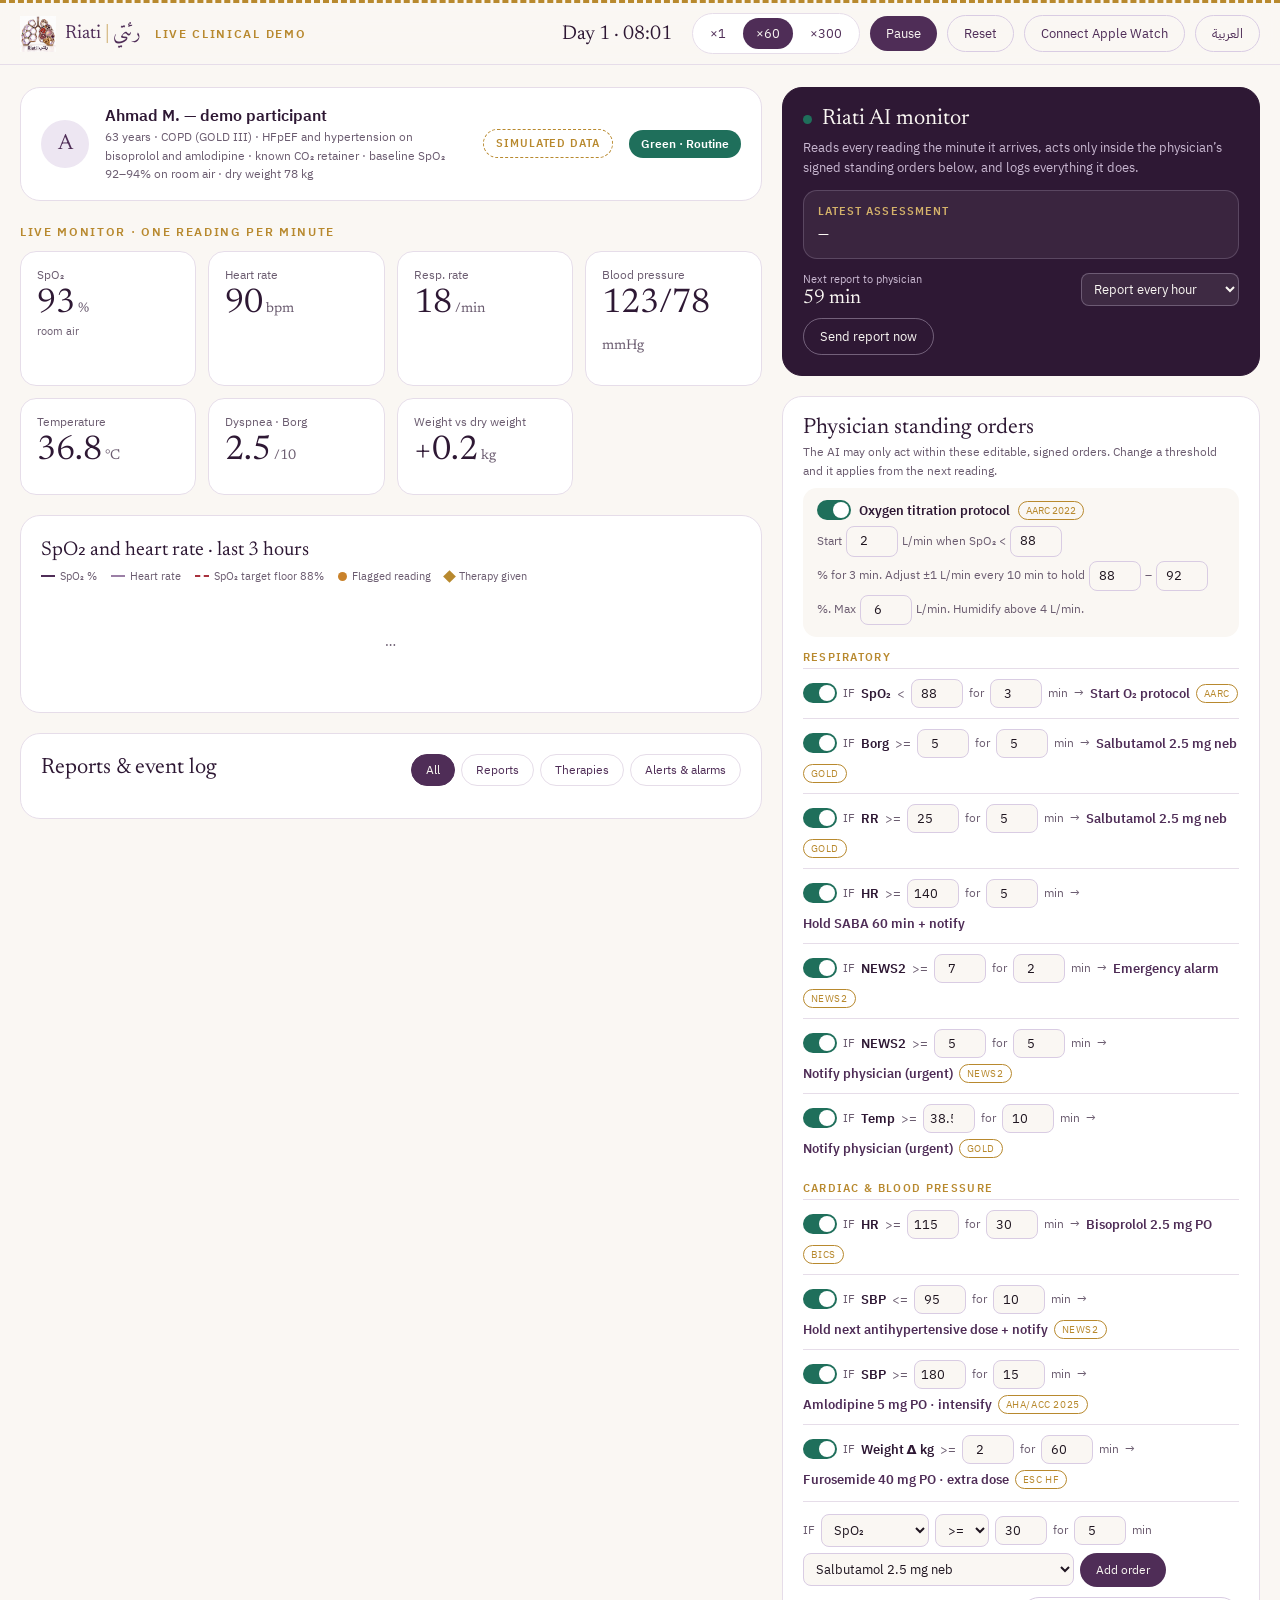
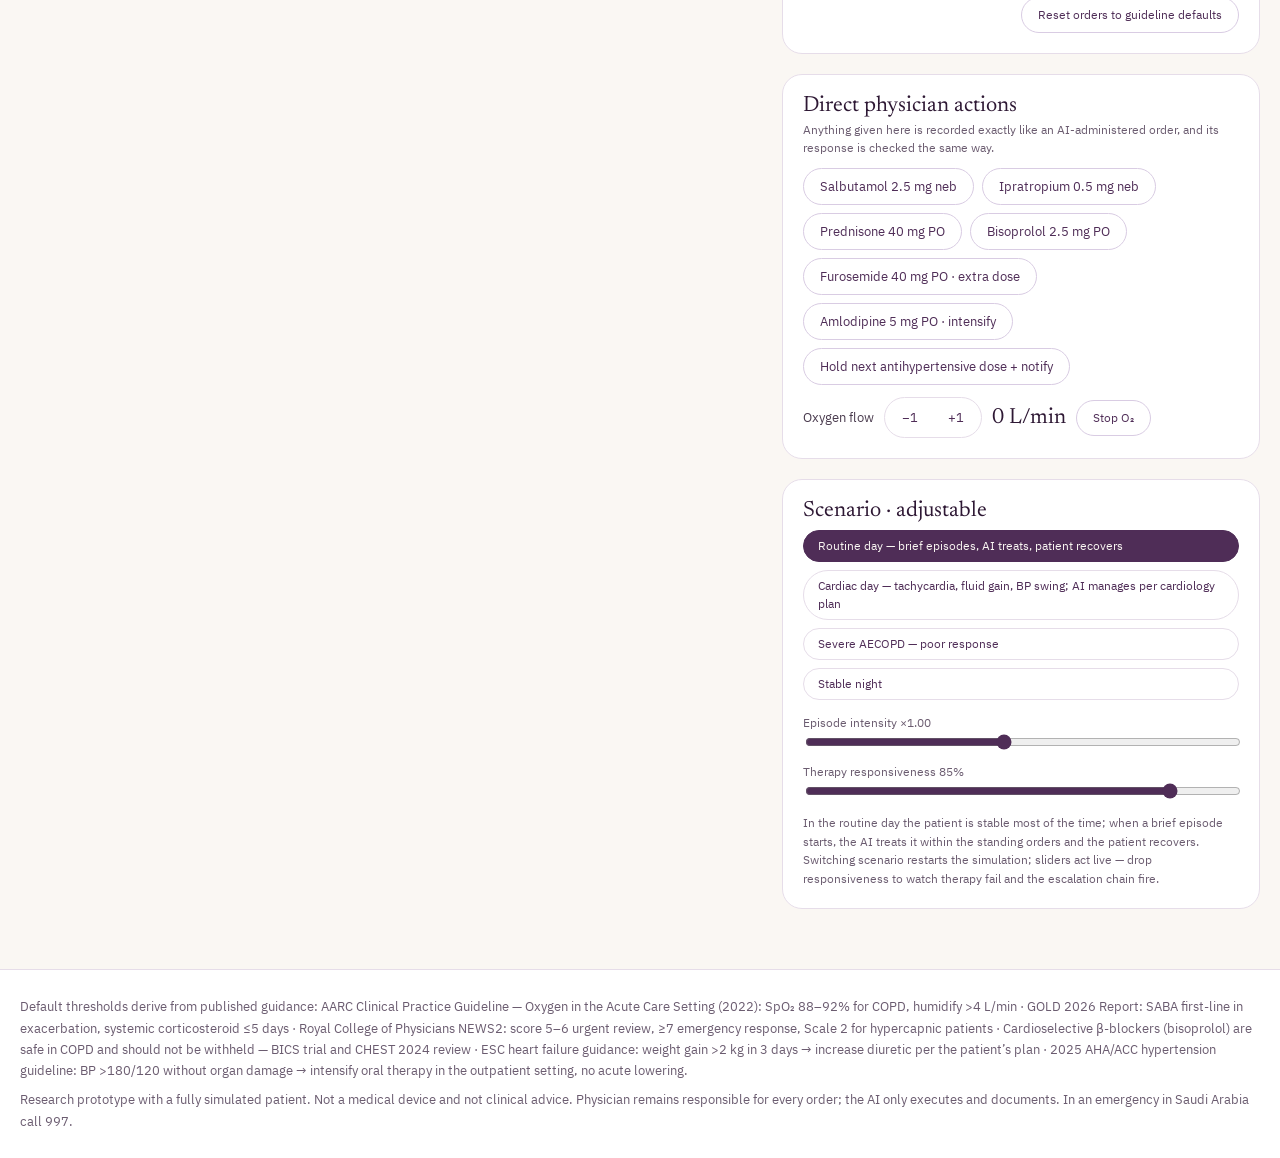
<file: demo.html>
<!DOCTYPE html>
<html lang="en">
<head>
<meta charset="utf-8">
<meta name="viewport" content="width=device-width, initial-scale=1">
<title>Riati — Live Clinical Demo</title>
<link rel="preconnect" href="https://fonts.googleapis.com">
<link href="https://fonts.googleapis.com/css2?family=Newsreader:ital,opsz,wght@0,6..72,300;0,6..72,400;0,6..72,500&family=IBM+Plex+Sans+Arabic:wght@300;400;500;600&family=Amiri:wght@400;700&display=swap" rel="stylesheet">
<style>
:root{
  --aub:#4F2D57; --aub-d:#2E1834; --cream:#FAF7F3; --lilac:#EDE6F2; --line:#E6DDE9;
  --gold:#B8892E; --ink:#1F1520; --mut:#6B5C70; --body:#4A3B4E;
  --green:#1F6F5B; --amber:#C9822B; --red:#A8323E;
}
*{box-sizing:border-box}
[hidden]{display:none!important}
html,body{margin:0;padding:0;background:var(--cream);color:var(--ink);-webkit-font-smoothing:antialiased}
body{font-family:'IBM Plex Sans Arabic','Newsreader',system-ui,sans-serif;font-size:14px}
a{color:var(--aub);text-decoration:none}
input,select,button{font:inherit}
input[type=number]{direction:ltr;text-align:center}
input:focus,select:focus{outline:2px solid var(--aub);outline-offset:1px}
@keyframes rise{from{opacity:0;transform:translateY(18px)}to{opacity:1;transform:none}}
@keyframes pop{from{opacity:0;transform:scale(.4)}to{opacity:1;transform:none}}
@keyframes pulse{0%,100%{box-shadow:0 0 0 0 rgba(168,50,62,.5)}50%{box-shadow:0 0 0 12px rgba(168,50,62,0)}}
@keyframes breathe{0%,100%{transform:scale(1);opacity:.5}50%{transform:scale(1.5);opacity:1}}
.serif{font-family:'Newsreader','Amiri',serif;font-weight:400}
.kicker{font-size:12px;letter-spacing:.14em;text-transform:uppercase;color:var(--gold);font-weight:600}
.card{background:#fff;border:1px solid var(--line);border-radius:20px;padding:20px;animation:rise .7s cubic-bezier(.2,.7,.2,1) both}
.btn{border:1px solid #D9CCE3;background:transparent;color:var(--aub);border-radius:999px;padding:8px 16px;font-size:13px;cursor:pointer}
.btn:hover{background:var(--lilac)}
.btn-primary{background:var(--aub);color:var(--cream);border:0}
.btn-primary:hover{background:var(--aub-d)}
.btn-danger{background:var(--red);color:#fff;border:0}
.seg{display:inline-flex;gap:4px;background:#fff;border:1px solid var(--line);border-radius:999px;padding:4px}
.seg button{border:0;border-radius:999px;padding:6px 13px;font-size:13px;cursor:pointer;background:transparent;color:var(--aub)}
.seg button.on{background:var(--aub);color:var(--cream)}
.num{width:64px;border:1px solid #D9CCE3;border-radius:8px;padding:4px 6px;font-size:13px;background:var(--cream);color:var(--ink)}
.num.small{width:52px}
select.sel{border:1px solid #D9CCE3;border-radius:8px;padding:5px 8px;font-size:13px;background:var(--cream);color:var(--ink);max-width:100%}
.tile{background:#fff;border:1px solid var(--line);border-radius:16px;padding:14px 16px 10px;position:relative;overflow:hidden}
.tile .lbl{font-size:12px;color:var(--mut)}
.tile .val{font-family:'Newsreader',serif;font-size:34px;color:var(--aub-d);line-height:1.1;margin:2px 0 0}
.tile .val small{font-size:14px;color:var(--mut)}
.tile .sub{font-size:11px;color:var(--mut);min-height:14px}
.tile.warn{border-color:var(--amber)}
.tile.crit{border-color:var(--red);animation:pulse 2s infinite}
.log-entry{border:1px solid var(--line);border-radius:14px;padding:12px 14px;background:#fff;animation:rise .45s both}
.log-entry .lt{font-size:11px;color:var(--mut)}
.log-entry .ttl{font-size:14px;font-weight:600;color:var(--aub-d);margin:2px 0}
.log-entry .bd{font-size:13px;color:var(--body);line-height:1.55}
.log-entry.e-alert{border-inline-start:4px solid var(--amber)}
.log-entry.e-alarm{border-inline-start:4px solid var(--red);background:#FDF4F5}
.log-entry.e-therapy{border-inline-start:4px solid var(--aub)}
.log-entry.e-report{border-inline-start:4px solid var(--gold);background:#FDFBF6}
.log-entry.e-ai{border-inline-start:4px solid var(--line)}
.rep-grid{display:grid;grid-template-columns:repeat(auto-fit,minmax(120px,1fr));gap:8px;margin:10px 0}
.rep-cell{background:var(--cream);border-radius:10px;padding:8px 10px}
.rep-cell .k{font-size:11px;color:var(--mut)}
.rep-cell .v{font-family:'Newsreader',serif;font-size:19px;color:var(--aub-d)}
.rep-cell .r{font-size:11px;color:var(--mut)}
.zonechip{display:inline-flex;align-items:center;gap:7px;border-radius:999px;padding:5px 12px;font-size:12px;font-weight:600;color:#fff}
.rule{display:flex;flex-wrap:wrap;align-items:center;gap:6px;border-top:1px solid var(--line);padding:10px 0;font-size:13px;color:var(--body)}
.rule .word{color:var(--mut);font-size:12px}
.rule .metr{font-weight:600;color:var(--aub-d)}
.rule .act{color:var(--aub);font-weight:600}
.rule .cite{font-size:10px;letter-spacing:.06em;color:var(--gold);border:1px solid var(--gold);border-radius:999px;padding:1px 7px}
.rule.off{opacity:.42}
.rgroup{font-size:11px;letter-spacing:.12em;text-transform:uppercase;color:var(--gold);font-weight:600;margin:12px 0 2px}
.switch{appearance:none;width:34px;height:20px;border-radius:999px;background:#D9CCE3;position:relative;cursor:pointer;flex:none;margin:0}
.switch:checked{background:var(--green)}
.switch::after{content:'';position:absolute;top:2px;inset-inline-start:2px;width:16px;height:16px;border-radius:50%;background:#fff;transition:transform .2s}
.switch:checked::after{transform:translateX(14px)}
[dir=rtl] .switch:checked::after{transform:translateX(-14px)}
.chip{border:1px solid var(--line);background:#fff;border-radius:999px;padding:6px 14px;font-size:12px;cursor:pointer;color:var(--aub)}
.chip.on{background:var(--aub);color:var(--cream);border-color:var(--aub)}
#alarmbar{position:sticky;top:0;z-index:90;display:none;background:var(--red);color:#fff;padding:12px 20px;align-items:center;gap:14px;animation:pulse 1.6s infinite}
#alarmbar.show{display:flex}
#alarmbar .t{font-weight:600;font-size:15px;flex:1}
header.top{position:sticky;top:0;z-index:80;background:rgba(250,247,243,.92);backdrop-filter:blur(14px);border-bottom:1px solid var(--line);border-top:3px dashed var(--gold)}
.wrap{max-width:1280px;margin:0 auto;padding-inline:20px}
.hrow{display:flex;align-items:center;gap:14px;flex-wrap:wrap;padding-block:10px}
main{max-width:1280px;margin:0 auto;padding:22px 20px 60px;display:grid;grid-template-columns:minmax(0,1.55fr) minmax(0,1fr);gap:20px;align-items:start}
@media(max-width:980px){main{grid-template-columns:1fr}}
.col{display:flex;flex-direction:column;gap:20px;min-width:0}
footer{border-top:1px solid var(--line);background:#fff}
footer .wrap{padding-block:26px;font-size:12.5px;color:var(--mut);line-height:1.7}
.dot{width:9px;height:9px;border-radius:50%;background:var(--green);display:inline-block;animation:breathe 2.4s ease-in-out infinite}
h3.cardt{margin:0 0 4px;font-family:'Newsreader','Amiri',serif;font-weight:400;font-size:22px;color:var(--aub-d)}
.mut{color:var(--mut)}
.tiny{font-size:12px;color:var(--mut);line-height:1.55}
</style>
</head>
<body>

<header class="top"><div class="wrap hrow">
  <a href="Riati.dc.html" style="display:flex;align-items:center;gap:9px">
    <img src="assets/logo.png" alt="Riati" style="width:36px;height:36px;object-fit:contain">
    <span class="serif" style="font-size:19px;color:var(--aub)">Riati <span style="color:var(--gold);font-weight:300">|</span> <span style="font-family:'Amiri',serif">رئتي</span></span>
  </a>
  <span class="kicker" id="hSub"></span>
  <div style="margin-inline-start:auto;display:flex;align-items:center;gap:10px;flex-wrap:wrap">
    <div class="serif" id="clock" style="font-size:20px;color:var(--aub-d);min-width:130px;text-align:center" dir="ltr">Day 1 · 08:00</div>
    <div class="seg" id="speedSeg"></div>
    <button class="btn btn-primary" id="playBtn"></button>
    <button class="btn" id="resetBtn"></button>
    <button class="btn" id="liveBtn"></button>
    <button class="btn" id="langBtn"></button>
  </div>
</div></header>

<div id="alarmbar"><span style="font-size:22px">⏺</span><span class="t" id="alarmTxt"></span><button class="btn" style="background:#fff;color:var(--red);border:0" id="ackBtn"></button></div>

<main>
<div class="col">
  <!-- patient -->
  <div class="card" style="display:flex;align-items:center;gap:16px;flex-wrap:wrap;padding:16px 20px">
    <div style="width:48px;height:48px;border-radius:50%;background:var(--lilac);display:grid;place-items:center" class="serif"><span style="font-size:22px;color:var(--aub)" id="pInitial">A</span></div>
    <div style="flex:1;min-width:220px">
      <div style="font-weight:600;color:var(--aub-d);font-size:16px" id="pName"></div>
      <div class="tiny" id="pLine"></div>
    </div>
    <span style="border:1px dashed var(--gold);color:var(--gold);border-radius:999px;padding:5px 12px;font-size:11px;letter-spacing:.08em;text-transform:uppercase;font-weight:600" id="pSim"></span>
    <span class="zonechip" id="news2Chip" hidden style="animation:pulse 2s infinite" dir="ltr"></span>
    <span class="zonechip" id="zoneChip"></span>
  </div>

  <!-- vitals -->
  <div>
    <div class="kicker" style="margin:2px 0 10px" id="kMon"></div>
    <div style="display:grid;grid-template-columns:repeat(auto-fill,minmax(150px,1fr));gap:12px" id="tiles"></div>
  </div>

  <!-- chart -->
  <div class="card">
    <div style="display:flex;justify-content:space-between;align-items:center;flex-wrap:wrap;gap:8px;margin-bottom:6px">
      <div class="serif" style="font-size:20px;color:var(--aub-d)" id="chTitle"></div>
      <div style="display:flex;gap:14px;font-size:11px;color:var(--mut);flex-wrap:wrap" id="chLegend"></div>
    </div>
    <div id="chart"></div>
  </div>

  <!-- log -->
  <div class="card">
    <div style="display:flex;justify-content:space-between;align-items:center;gap:10px;flex-wrap:wrap;margin-bottom:12px">
      <h3 class="cardt" id="kLog"></h3>
      <div style="display:flex;gap:6px;flex-wrap:wrap" id="filters"></div>
    </div>
    <div id="log" style="display:flex;flex-direction:column;gap:10px;max-height:560px;overflow-y:auto"></div>
  </div>
</div>

<div class="col">
  <!-- AI -->
  <div class="card" style="background:var(--aub-d);border-color:var(--aub-d);color:var(--cream)">
    <div style="display:flex;align-items:center;gap:10px;margin-bottom:8px">
      <span class="dot"></span>
      <div class="serif" style="font-size:22px" id="kAI"></div>
    </div>
    <div style="font-size:13px;color:#C9B8D1;line-height:1.55" id="aiStatus"></div>
    <div id="liveStatus" style="font-size:12px;line-height:1.5;color:#D4B26A;margin-top:8px;word-break:break-all" hidden></div>
    <div style="background:rgba(255,255,255,.06);border:1px solid rgba(217,204,227,.2);border-radius:14px;padding:12px 14px;margin-top:12px">
      <div style="font-size:11px;letter-spacing:.1em;text-transform:uppercase;color:#D4B26A;font-weight:600" id="aiLastL"></div>
      <div style="font-size:13.5px;line-height:1.55;margin-top:5px" id="aiLast">—</div>
    </div>
    <div style="display:flex;align-items:center;gap:10px;margin-top:12px;flex-wrap:wrap">
      <div style="flex:1;min-width:150px">
        <div style="font-size:11px;color:#C9B8D1" id="nextRepL"></div>
        <div class="serif" style="font-size:20px" id="nextRep" dir="ltr">—</div>
      </div>
      <select class="sel" id="repInt" style="background:rgba(255,255,255,.08);border-color:rgba(217,204,227,.3);color:var(--cream)"></select>
      <button class="btn" style="border-color:rgba(217,204,227,.4);color:var(--cream)" id="repNowBtn"></button>
    </div>
  </div>

  <!-- standing orders -->
  <div class="card">
    <h3 class="cardt" id="kOrders"></h3>
    <p class="tiny" style="margin:0 0 8px" id="ordersNote"></p>
    <div style="background:var(--cream);border-radius:14px;padding:12px 14px;margin-bottom:6px">
      <div style="display:flex;align-items:center;gap:8px">
        <input type="checkbox" class="switch" id="o2on" checked>
        <span style="font-weight:600;color:var(--aub-d);font-size:13px" id="o2title"></span>
        <span class="rule cite" style="border:1px solid var(--gold);color:var(--gold);border-radius:999px;padding:1px 7px;font-size:10px">AARC 2022</span>
      </div>
      <div class="tiny" style="margin-top:6px;display:flex;flex-wrap:wrap;gap:4px;align-items:center" id="o2words"></div>
    </div>
    <div id="rules"></div>
    <div style="display:flex;flex-wrap:wrap;gap:6px;align-items:center;border-top:1px solid var(--line);padding-top:12px;margin-top:2px" id="addRow"></div>
    <div style="display:flex;justify-content:flex-end;margin-top:10px"><button class="btn" id="resetOrdersBtn" style="font-size:12px"></button></div>
  </div>

  <!-- direct actions -->
  <div class="card">
    <h3 class="cardt" id="kTher"></h3>
    <p class="tiny" style="margin:0 0 10px" id="therNote"></p>
    <div style="display:flex;flex-wrap:wrap;gap:8px" id="therBtns"></div>
    <div style="display:flex;align-items:center;gap:10px;margin-top:12px;flex-wrap:wrap">
      <span style="font-size:13px;color:var(--body)" id="o2lbl"></span>
      <div class="seg"><button id="o2minus" dir="ltr">−1</button><button id="o2plus" dir="ltr">+1</button></div>
      <span class="serif" style="font-size:22px;color:var(--aub-d)" id="o2now" dir="ltr">0 L/min</span>
      <button class="btn" id="o2stop" style="font-size:12px"></button>
    </div>
  </div>

  <!-- scenario -->
  <div class="card">
    <h3 class="cardt" id="kScen"></h3>
    <div style="display:flex;flex-direction:column;gap:8px;margin-top:8px" id="scenBtns"></div>
    <div style="margin-top:14px">
      <label style="display:block;font-size:12px;color:var(--mut)"><span id="slDetL"></span> <span id="slDetV" class="mut"></span>
      <input type="range" id="slDet" min="50" max="160" value="100" style="width:100%;accent-color:var(--aub)"></label>
      <label style="display:block;font-size:12px;color:var(--mut);margin-top:8px"><span id="slRespL"></span> <span id="slRespV" class="mut"></span>
      <input type="range" id="slResp" min="0" max="100" value="85" style="width:100%;accent-color:var(--aub)"></label>
    </div>
    <p class="tiny" style="margin:10px 0 0" id="scenNote"></p>
  </div>
</div>
</main>

<footer><div class="wrap">
  <div id="ftCites"></div>
  <div style="margin-top:8px" id="ftDisc"></div>
</div></footer>

<script>
'use strict';
/* ================= i18n ================= */
const T = {
en: {
  hSub:'Live clinical demo', langBtn:'العربية', play:'Run', pause:'Pause', reset:'Reset', day:'Day',
  pName:'Ahmad M. — demo participant', pLine:'63 years · COPD (GOLD III) · HFpEF and hypertension on bisoprolol and amlodipine · known CO₂ retainer · baseline SpO₂ 92–94% on room air · dry weight 78 kg', pSim:'Simulated data',
  kMon:'Live monitor · one reading per minute', chTitle:'SpO₂ and heart rate · last 3 hours',
  lSpo2:'SpO₂ %', lHr:'Heart rate', lThr:'SpO₂ target floor 88%', lHr140:'HR limit 140', lFlag:'Flagged reading', lRx:'Therapy given',
  vSpo2:'SpO₂', vHr:'Heart rate', vRr:'Resp. rate', vSbp:'Blood pressure', vTemp:'Temperature', vBorg:'Dyspnea · Borg', vWt:'Weight vs dry weight', vNews:'NEWS2 score', uKg:'kg',
  uPct:'%', uBpm:'bpm', uMin:'/min', uMmhg:'mmHg', uC:'°C', uB:'/10', onO2:'on O₂', air:'room air',
  zoneG:'Green · Routine', zoneA:'Amber · Contact team', zoneR:'Red · Urgent action',
  n2Urgent:'urgent review', n2Emerg:'emergency response',
  gResp:'Respiratory', gCardio:'Cardiac & blood pressure',
  aBb:'Bisoprolol 2.5 mg PO', aDiur:'Furosemide 40 mg PO · extra dose', aAmlo:'Amlodipine 5 mg PO · intensify', aHoldbp:'Hold next antihypertensive dose + notify',
  eSkipBBSaba:'Tachycardia follows salbutamol within 60 min — β-blocker withheld; SABA-driven rate expected to settle, re-checking in 15 min', eSkipLowBP:n=>`${n} withheld — systolic BP below 100`, eSkipAmlo:'Amlodipine withheld — systolic already below 150 at dosing time', eHoldBP:'Systolic BP low — next scheduled antihypertensive dose held, physician notified',
  wHr:'heart rate down ≥10 bpm', wWt:'weight down ≥0.5 kg', wSbp:'systolic down ≥10 mmHg', wSbpUp:'systolic recovered',
  liveBtnOff:'Connect Apple Watch', liveBtnOn:'Live · Apple Watch — stop', srcWatch:'Apple Watch',
  liveWait:u=>`Live mode on — waiting for the first reading. From the iPhone (or any browser) send readings to ${u} — see README, "Testing with a real Apple Watch".`,
  liveOk:(f,ago)=>`Live data connected · ${f} · last reading ${ago} min ago`,
  liveNoBridge:'Bridge not reachable — run python3 watch_bridge.py and open this page through the address it prints.',
  eLiveOn:'Live mode on — Apple Watch readings replace the simulation for the fields it sends; clock set to real time', eLiveOff:'Live mode off — back to simulation', eLiveFirst:f=>`First live reading received: ${f}`,
  kAI:'Riati AI monitor', aiStatus:'Reads every reading the minute it arrives, acts only inside the physician’s signed standing orders below, and logs everything it does.',
  aiLastL:'Latest assessment', nextRepL:'Next report to physician', repNow:'Send report now',
  int15:'Report every 15 min', int30:'Report every 30 min', int60:'Report every hour', int120:'Report every 2 hours',
  kOrders:'Physician standing orders', ordersNote:'The AI may only act within these editable, signed orders. Change a threshold and it applies from the next reading.',
  o2title:'Oxygen titration protocol',
  o2w1:'Start', o2w2:'L/min when SpO₂ <', o2w3:'% for 3 min. Adjust ±1 L/min every 10 min to hold', o2w4:'–', o2w5:'%. Max', o2w6:'L/min. Humidify above 4 L/min.',
  ifW:'IF', forW:'for', minW:'min', arrW:'→',
  mspo2:'SpO₂', mhr:'HR', mrr:'RR', msbp:'SBP', mdbp:'DBP', mtemp:'Temp', mborg:'Borg', mwt:'Weight Δ kg', mnews2:'NEWS2',
  aSalb:'Salbutamol 2.5 mg neb', aIpra:'Ipratropium 0.5 mg neb', aPred:'Prednisone 40 mg PO', aO2:'Start O₂ protocol', aNotify:'Notify physician (urgent)', aAlarm:'Emergency alarm', aHold:'Hold SABA 60 min + notify',
  addRule:'Add order', del:'Remove', resetOrders:'Reset orders to guideline defaults',
  kTher:'Direct physician actions', therNote:'Anything given here is recorded exactly like an AI-administered order, and its response is checked the same way.',
  o2lbl:'Oxygen flow', o2stopB:'Stop O₂',
  kScen:'Scenario · adjustable', scM:'Routine day — brief episodes, AI treats, patient recovers', scC:'Cardiac day — tachycardia, fluid gain, BP swing; AI manages per cardiology plan', scS:'Severe AECOPD — poor response', scSt:'Stable night',
  slDetL:'Episode intensity', slRespL:'Therapy responsiveness', scenNote:'In the routine day the patient is stable most of the time; when a brief episode starts, the AI treats it within the standing orders and the patient recovers. Switching scenario restarts the simulation; sliders act live — drop responsiveness to watch therapy fail and the escalation chain fire.',
  kLog:'Reports & event log', fAll:'All', fRep:'Reports', fTher:'Therapies', fAl:'Alerts & alarms',
  ackB:'Acknowledge', eAck:'Alarm acknowledged by physician',
  eO2Start:f=>`O₂ started at ${f} L/min via nasal cannula`, eO2Up:f=>`O₂ increased to ${f} L/min — SpO₂ below target band`, eO2Down:f=>`O₂ reduced to ${f} L/min — SpO₂ above 92% (hypercapnia precaution)`, eO2StopT:'O₂ stopped — SpO₂ held in target on minimal flow', eHumid:'Flow above 4 L/min — humidification added per AARC',
  eGive:n=>`${n} administered`, byAI:'per standing order', byDoc:'direct physician order',
  eEff:(n,w)=>`${n} judged effective — ${w}`, eIneff:(n,m)=>`${n} NOT effective after ${m} min — escalation required`,
  wBorg:'dyspnea and respiratory rate improving', wSpo2:'SpO₂ back inside 88–92% target',
  eSabaMax:'Three nebulisations inside one hour — AI paused further doses, physician review requested',
  eHold:v=>`Heart rate above ${v} bpm sustained — SABA held for 60 min, physician notified`,
  eNews7:v=>`NEWS2 reached ${v} — emergency response triggered`, eNews5:v=>`NEWS2 at ${v} — urgent clinical review requested`,
  eO2Max:'Maximum O₂ flow reached and SpO₂ still below target — immediate clinical review',
  eTemp:v=>`Temperature ${v}°C — physician notified (assess for infective exacerbation)`,
  eRuleFire:(m,o,v)=>`Standing order matched: ${m} ${o} ${v}`,
  repTitle:(a,b)=>`Report to physician · ${a} – ${b}`, repExc:'EXCEPTION REPORT — therapy not effective',
  rNow:'now', rRange:'range', rTherapies:'Therapies this period', rNone:'No therapies this period', rAlerts:'alerts', rAlarms:'alarms',
  rAssess:'Assessment', rRec:'Recommendation',
  recG:'Continue routine monitoring per the signed plan.', recA:'Contact the patient within the stated time and review therapy response.', recR:'Immediate clinical review required. The patient has been shown the approved emergency instructions, including 997.',
  respEff:'effective', respIneff:'INEFFECTIVE', respPend:'response check pending',
  ftCites:'Default thresholds derive from published guidance: AARC Clinical Practice Guideline — Oxygen in the Acute Care Setting (2022): SpO₂ 88–92% for COPD, humidify >4 L/min · GOLD 2026 Report: SABA first-line in exacerbation, systemic corticosteroid ≤5 days · Royal College of Physicians NEWS2: score 5–6 urgent review, ≥7 emergency response, Scale 2 for hypercapnic patients · Cardioselective β-blockers (bisoprolol) are safe in COPD and should not be withheld — BICS trial and CHEST 2024 review · ESC heart failure guidance: weight gain >2 kg in 3 days → increase diuretic per the patient’s plan · 2025 AHA/ACC hypertension guideline: BP >180/120 without organ damage → intensify oral therapy in the outpatient setting, no acute lowering.',
  ftDisc:'Research prototype with a fully simulated patient. Not a medical device and not clinical advice. Physician remains responsible for every order; the AI only executes and documents. In an emergency in Saudi Arabia call 997.',
  o2flowU:'L/min'
},
ar: {
  hSub:'العرض السريري المباشر', langBtn:'English', play:'تشغيل', pause:'إيقاف مؤقت', reset:'إعادة', day:'اليوم',
  pName:'أحمد م. — مشارك تجريبي', pLine:'٦٣ عامًا · انسداد رئوي مزمن (GOLD III) · قصور قلب بكسر قذف محفوظ وارتفاع ضغط على بيسوبرولول وأملوديبين · احتباس CO₂ معروف · خط الأساس SpO₂ ‎92–94%‎ على الهواء · الوزن الجاف 78 كغ', pSim:'بيانات محاكاة',
  kMon:'المراقبة الحية · قراءة كل دقيقة', chTitle:'SpO₂ ومعدل النبض · آخر ٣ ساعات',
  lSpo2:'SpO₂ %', lHr:'معدل النبض', lThr:'حد SpO₂ الأدنى 88%', lHr140:'حد النبض 140', lFlag:'قراءة مُعلَّمة', lRx:'علاج مُعطى',
  vSpo2:'SpO₂', vHr:'معدل النبض', vRr:'معدل التنفس', vSbp:'ضغط الدم', vTemp:'الحرارة', vBorg:'ضيق النفس · بورغ', vWt:'الوزن مقابل الوزن الجاف', vNews:'درجة NEWS2', uKg:'كغ',
  uPct:'%', uBpm:'ن/د', uMin:'/د', uMmhg:'ملم', uC:'°م', uB:'/10', onO2:'على الأكسجين', air:'هواء الغرفة',
  zoneG:'أخضر · روتيني', zoneA:'أصفر · تواصل مع الفريق', zoneR:'أحمر · إجراء عاجل',
  n2Urgent:'مراجعة عاجلة', n2Emerg:'استجابة طارئة',
  gResp:'تنفسي', gCardio:'القلب وضغط الدم',
  aBb:'بيسوبرولول 2.5 ملغ فمويًا', aDiur:'فوروسيمايد 40 ملغ فمويًا · جرعة إضافية', aAmlo:'أملوديبين 5 ملغ فمويًا · تكثيف', aHoldbp:'إيقاف جرعة خافض الضغط التالية + إشعار',
  eSkipBBSaba:'تسارع النبض جاء بعد سالبوتامول خلال ٦٠ دقيقة — أُمسك حاصر بيتا؛ يُتوقع أن يهدأ النبض الناتج عن الموسّع، وإعادة الفحص بعد ١٥ دقيقة', eSkipLowBP:n=>`أُمسك ${n} — الضغط الانقباضي دون 100`, eSkipAmlo:'أُمسك أملوديبين — الانقباضي أصلًا دون 150 وقت الجرعة', eHoldBP:'انخفاض الضغط الانقباضي — أُوقفت جرعة خافض الضغط المجدولة التالية وأُشعر الطبيب',
  wHr:'انخفض النبض ≥10 ن/د', wWt:'انخفض الوزن ≥0.5 كغ', wSbp:'انخفض الانقباضي ≥10 ملم', wSbpUp:'تعافى الضغط الانقباضي',
  liveBtnOff:'اربط Apple Watch', liveBtnOn:'مباشر · Apple Watch — إيقاف', srcWatch:'Apple Watch',
  liveWait:u=>`الوضع المباشر مفعّل — بانتظار أول قراءة. من الآيفون (أو أي متصفح) أرسل القراءات إلى ${u} — انظر README: الاختبار مع Apple Watch حقيقية.`,
  liveOk:(f,ago)=>`البيانات المباشرة متصلة · ${f} · آخر قراءة قبل ${ago} د`,
  liveNoBridge:'الجسر غير متاح — شغّل python3 watch_bridge.py ثم افتح هذه الصفحة من العنوان الذي يطبعه.',
  eLiveOn:'تفعيل الوضع المباشر — قراءات Apple Watch تحل محل المحاكاة في الحقول التي ترسلها، والساعة على الوقت الحقيقي', eLiveOff:'إيقاف الوضع المباشر — العودة إلى المحاكاة', eLiveFirst:f=>`وصلت أول قراءة مباشرة: ${f}`,
  kAI:'مراقب «رئتي» الذكي', aiStatus:'يقرأ كل قياس لحظة وصوله، ولا يتصرف إلا ضمن الأوامر الدائمة الموقّعة من الطبيب أدناه، ويسجّل كل ما يفعله.',
  aiLastL:'آخر تقييم', nextRepL:'التقرير التالي للطبيب', repNow:'أرسل تقريرًا الآن',
  int15:'تقرير كل ١٥ دقيقة', int30:'تقرير كل ٣٠ دقيقة', int60:'تقرير كل ساعة', int120:'تقرير كل ساعتين',
  kOrders:'الأوامر الدائمة للطبيب', ordersNote:'لا يتصرف الذكاء الاصطناعي إلا ضمن هذه الأوامر الموقّعة القابلة للتعديل. غيّر أي عتبة وتسري من القراءة التالية.',
  o2title:'بروتوكول معايرة الأكسجين',
  o2w1:'ابدأ', o2w2:'لتر/د عندما يهبط SpO₂ دون', o2w3:'% لمدة ٣ دقائق. عدّل ±١ لتر/د كل ١٠ دقائق للبقاء بين', o2w4:'–', o2w5:'%. الحد الأقصى', o2w6:'لتر/د. أضف الترطيب فوق ٤ لتر/د.',
  ifW:'إذا', forW:'لمدة', minW:'د', arrW:'←',
  mspo2:'SpO₂', mhr:'النبض', mrr:'التنفس', msbp:'الضغط', mdbp:'الانبساطي', mtemp:'الحرارة', mborg:'بورغ', mwt:'تغير الوزن كغ', mnews2:'NEWS2',
  aSalb:'سالبوتامول 2.5 ملغ إرذاذ', aIpra:'إبراتروبيوم 0.5 ملغ إرذاذ', aPred:'بريدنيزون 40 ملغ فمويًا', aO2:'بدء بروتوكول الأكسجين', aNotify:'إشعار الطبيب (عاجل)', aAlarm:'إنذار طارئ', aHold:'إيقاف الموسّع ٦٠ د + إشعار',
  addRule:'إضافة أمر', del:'حذف', resetOrders:'إعادة الأوامر إلى قيم الأدلة السريرية',
  kTher:'إجراءات الطبيب المباشرة', therNote:'كل ما يُعطى هنا يُسجَّل تمامًا كأوامر الذكاء الاصطناعي، ويُقيَّم أثره بالطريقة نفسها.',
  o2lbl:'تدفق الأكسجين', o2stopB:'إيقاف الأكسجين',
  kScen:'السيناريو · قابل للتعديل', scM:'يوم اعتيادي — نوبات عابرة يعالجها المساعد فيتحسن المريض', scC:'يوم قلبي — تسارع نبض، احتباس سوائل، تقلّب ضغط؛ يديرها المساعد وفق خطة القلب', scS:'نوبة شديدة — استجابة ضعيفة', scSt:'ليلة مستقرة',
  slDetL:'شدة النوبات', slRespL:'الاستجابة للعلاج', scenNote:'في اليوم الاعتيادي يبقى المريض مستقرًا معظم الوقت؛ وعند بدء نوبة عابرة يعالجها المساعد ضمن الأوامر الدائمة فيتحسن. تغيير السيناريو يعيد المحاكاة، والمنزلقان يعملان مباشرة — أنزل الاستجابة لترى فشل العلاج وتسلسل التصعيد.',
  kLog:'التقارير وسجل الأحداث', fAll:'الكل', fRep:'التقارير', fTher:'العلاجات', fAl:'التنبيهات والإنذارات',
  ackB:'إقرار الاستلام', eAck:'أقرّ الطبيب باستلام الإنذار',
  eO2Start:f=>`بدء الأكسجين ${f} لتر/د عبر قنية أنفية`, eO2Up:f=>`رفع الأكسجين إلى ${f} لتر/د — SpO₂ دون النطاق المستهدف`, eO2Down:f=>`خفض الأكسجين إلى ${f} لتر/د — SpO₂ فوق 92% (احتياط فرط ثاني أكسيد الكربون)`, eO2StopT:'إيقاف الأكسجين — SpO₂ مستقر في النطاق على أدنى تدفق', eHumid:'التدفق فوق ٤ لتر/د — أُضيف الترطيب وفق AARC',
  eGive:n=>`إعطاء ${n}`, byAI:'وفق الأمر الدائم', byDoc:'أمر مباشر من الطبيب',
  eEff:(n,w)=>`تقييم ${n}: فعّال — ${w}`, eIneff:(n,m)=>`${n} غير فعّال بعد ${m} دقيقة — التصعيد مطلوب`,
  wBorg:'تحسّن ضيق النفس ومعدل التنفس', wSpo2:'عودة SpO₂ إلى النطاق 88–92%',
  eSabaMax:'ثلاث جلسات إرذاذ خلال ساعة — أوقف الذكاء الاصطناعي الجرعات وطلب مراجعة الطبيب',
  eHold:v=>`نبض فوق ${v} مستمر — أُوقف الموسّع القصير ٦٠ دقيقة وأُشعر الطبيب`,
  eNews7:v=>`بلغت درجة NEWS2 ‏${v} — تفعيل الاستجابة الطارئة`, eNews5:v=>`درجة NEWS2 ‏${v} — طُلبت مراجعة سريرية عاجلة`,
  eO2Max:'بلغ الأكسجين الحد الأقصى وما زال SpO₂ دون الهدف — مراجعة سريرية فورية',
  eTemp:v=>`حرارة ${v}°م — أُشعر الطبيب (تقييم نوبة إنتانية)`,
  eRuleFire:(m,o,v)=>`تحقق أمر دائم: ${m} ${o} ${v}`,
  repTitle:(a,b)=>`تقرير إلى الطبيب · ${a} – ${b}`, repExc:'تقرير استثنائي — العلاج غير فعّال',
  rNow:'الآن', rRange:'المدى', rTherapies:'علاجات هذه الفترة', rNone:'لا علاجات في هذه الفترة', rAlerts:'تنبيهات', rAlarms:'إنذارات',
  rAssess:'التقييم', rRec:'التوصية',
  recG:'استمر في المراقبة الروتينية وفق الخطة الموقّعة.', recA:'تواصل مع المريض خلال الوقت المحدد وراجع استجابة العلاج.', recR:'مراجعة سريرية فورية. عُرضت على المريض تعليمات الطوارئ المعتمدة بما فيها 997.',
  respEff:'فعّال', respIneff:'غير فعّال', respPend:'بانتظار فحص الاستجابة',
  ftCites:'العتبات الافتراضية مستمدة من أدلة منشورة: دليل AARC للأكسجين في الرعاية الحادة (2022): SpO₂ ‏88–92% لمرضى الانسداد الرئوي والترطيب فوق ٤ لتر/د · تقرير GOLD 2026: الموسّع القصير خط أول في النوبة والستيرويد الجهازي ≤٥ أيام · درجة NEWS2 من الكلية الملكية للأطباء: 5–6 مراجعة عاجلة و≥7 استجابة طارئة، والمقياس الثاني لمرضى فرط ثاني أكسيد الكربون · حاصرات بيتا الانتقائية للقلب (بيسوبرولول) آمنة في الانسداد الرئوي ولا تُحجب — تجربة BICS ومراجعة CHEST 2024 · إرشادات ESC لقصور القلب: زيادة الوزن >٢ كغ خلال ٣ أيام ← زيادة مدرّ البول وفق خطة المريض · دليل AHA/ACC 2025 لضغط الدم: >180/120 دون تلف عضوي ← تكثيف العلاج الفموي في العيادة الخارجية دون خفض حاد.',
  ftDisc:'نموذج بحثي بمريض محاكى بالكامل. ليس جهازًا طبيًا ولا نصيحة سريرية. يبقى الطبيب مسؤولًا عن كل أمر؛ الذكاء الاصطناعي ينفّذ ويوثّق فقط. في الطوارئ داخل المملكة اتصل بـ 997.',
  o2flowU:'لتر/د'
}};
let L = 'en';
try{ L = localStorage.getItem('riati_lang')==='ar' ? 'ar':'en'; }catch(e){}
const t = k => T[L][k];

/* ================= state ================= */
const METRICS = ['spo2','hr','rr','sbp','temp','borg','wt','news2'];
const TILES = ['spo2','hr','rr','sbp','temp','borg','wt']; // NEWS2 runs in the background; surfaces only when elevated
const MMETA = {spo2:{u:'uPct',dec:0},hr:{u:'uBpm',dec:0},rr:{u:'uMin',dec:0},sbp:{u:'uMmhg',dec:0},dbp:{u:'uMmhg',dec:0},temp:{u:'uC',dec:1},borg:{u:'uB',dec:1},wt:{u:'uKg',dec:1,signed:true},news2:{u:'',dec:0}};
const VLBL = {spo2:'Spo2',hr:'Hr',rr:'Rr',sbp:'Sbp',temp:'Temp',borg:'Borg',wt:'Wt',news2:'News'};
const fmtV = (k,v)=>{ const m=MMETA[k]||{dec:0}; return (m.signed&&v>=0?'+':'')+(+v).toFixed(m.dec); };
const ACTIONS = ['salb','ipra','pred','o2','bb','diur','amlo','holdbp','notify','alarm','hold'];
const ALABEL = {salb:'aSalb',ipra:'aIpra',pred:'aPred',o2:'aO2',bb:'aBb',diur:'aDiur',amlo:'aAmlo',holdbp:'aHoldbp',notify:'aNotify',alarm:'aAlarm',hold:'aHold'};
const DRUGNAME = {salb:'aSalb',ipra:'aIpra',pred:'aPred',bb:'aBb',diur:'aDiur',amlo:'aAmlo',holdbp:'aHoldbp'};
const CARDIO_ACTIONS = ['bb','diur','amlo','holdbp'];
// per-drug minimum interval (min) and how long after dosing the AI checks the response
const DRUG = {salb:{cd:20,check:25}, ipra:{cd:240,check:25}, pred:{cd:1440,check:null}, bb:{cd:720,check:60}, diur:{cd:1440,check:360}, amlo:{cd:1440,check:240}, holdbp:{cd:1440,check:120}};

/* ================= live device bridge (watch_bridge.py) ================= */
const LIVE = {on:false, data:{}, ok:false, url:'', seen:false};
const FRESH = {hr:15, spo2:120, rr:120, sbp:1440, dbp:1440, temp:240, wt:1440, borg:240}; // minutes a live reading stays valid before the simulation resumes for that field
function liveFresh(k){ const d=LIVE.data[k]; return d && (Date.now()-d.ts)/60000 <= FRESH[k] ? d : null; }
function applyLive(v){ for(const k of Object.keys(FRESH)){ const d=liveFresh(k); if(d) v[k] = (k==='temp'||k==='wt') ? +(+d.v).toFixed(1) : Math.round(+d.v); } }
async function pollLive(){
  if(!LIVE.on) return;
  try{
    const r = await fetch('live?ts='+Date.now(), {cache:'no-store'}); const j = await r.json();
    LIVE.ok = true; LIVE.data = j.data||{}; LIVE.url = 'http://'+j.ip+':'+j.port+'/ingest?hr=72&spo2=96';
    const newest = Math.max(0, ...Object.values(LIVE.data).map(d=>d.ts||0));
    if(newest > (LIVE.lastTs||0)){ LIVE.lastTs = newest; applyLive(S.vit); renderTiles(); }   // show a new reading at once, not at the next minute tick
    if(!LIVE.seen && Object.keys(LIVE.data).length){ LIVE.seen=true; log('ai', ()=>t('eLiveFirst')(Object.keys(LIVE.data).map(k=>t('m'+k)).join(', '))); }
  }catch(e){ LIVE.ok=false; }
  renderLiveStatus();
}
function renderLiveStatus(){
  el.liveBtn.textContent = LIVE.on ? t('liveBtnOn') : t('liveBtnOff');
  el.liveBtn.classList.toggle('btn-primary', LIVE.on);
  el.liveStatus.hidden = !LIVE.on;
  if(!LIVE.on) return;
  if(!LIVE.ok){ el.liveStatus.textContent = t('liveNoBridge'); return; }
  const fresh = Object.keys(FRESH).filter(k=>liveFresh(k));
  if(!fresh.length){ el.liveStatus.textContent = t('liveWait')(LIVE.url); return; }
  const newest = Math.max(...fresh.map(k=>LIVE.data[k].ts));
  el.liveStatus.textContent = t('liveOk')(fresh.map(k=>t('m'+k)).join(' · '), Math.max(0, Math.round((Date.now()-newest)/60000)));
}
function toggleLive(){
  LIVE.on = !LIVE.on;
  if(LIVE.on){
    const n=new Date(); S.baseMin = n.getHours()*60+n.getMinutes()-S.minute;   // sim clock now reads real wall-clock time
    S.speed=1; S.scen='stable'; S.epi.active=null; S.epi.next=1e9;             // no invented episodes on top of real readings
    log('ai', ()=>t('eLiveOn')); pollLive();
  } else { S.speed=60; S.baseMin=480; log('ai', ()=>t('eLiveOff')); }
  renderStatic();
}
setInterval(pollLive, 3000);

const defaultProto = () => ({on:true, low:88, high:92, start:2, max:6, every:10, lastT:-999});
const defaultRules = () => ([
  {id:'r1', g:'resp',  on:true,metric:'spo2', op:'<', val:88,  sus:3, action:'o2',    cd:15,  builtin:true, cite:'AARC'},
  {id:'r2', g:'resp',  on:true,metric:'borg', op:'>=',val:5,   sus:5, action:'salb',  cd:20,  builtin:true, cite:'GOLD'},
  {id:'r3', g:'resp',  on:true,metric:'rr',   op:'>=',val:25,  sus:5, action:'salb',  cd:20,  builtin:true, cite:'GOLD'},
  {id:'r4', g:'resp',  on:true,metric:'hr',   op:'>=',val:140, sus:5, action:'hold',  cd:30,  builtin:true, cite:''},
  {id:'r5', g:'resp',  on:true,metric:'news2',op:'>=',val:7,   sus:2, action:'alarm', cd:20,  builtin:true, cite:'NEWS2'},
  {id:'r6', g:'resp',  on:true,metric:'news2',op:'>=',val:5,   sus:5, action:'notify',cd:30,  builtin:true, cite:'NEWS2'},
  {id:'r7', g:'resp',  on:true,metric:'temp', op:'>=',val:38.5,sus:10,action:'notify',cd:120, builtin:true, cite:'GOLD'},
  {id:'r8', g:'cardio',on:true,metric:'hr',   op:'>=',val:115, sus:30,action:'bb',    cd:720, builtin:true, cite:'BICS'},
  {id:'r9', g:'cardio',on:true,metric:'sbp',  op:'<=',val:95,  sus:10,action:'holdbp',cd:240, builtin:true, cite:'NEWS2'},
  {id:'r10',g:'cardio',on:true,metric:'sbp',  op:'>=',val:180, sus:15,action:'amlo',  cd:1440,builtin:true, cite:'AHA/ACC 2025'},
  {id:'r11',g:'cardio',on:true,metric:'wt',   op:'>=',val:2,   sus:60,action:'diur',  cd:1440,builtin:true, cite:'ESC HF'},
]);

let S; // sim state
function freshState(scen){
  return {
    scen: scen||'moderate', running:true, speed:60, simSec:0, minute:0, baseMin:480,
    detRate: +document.getElementById('slDet').value/100 || 1,
    resp: +document.getElementById('slResp').value/100,
    vit:{spo2:93,hr:90,rr:19,sbp:124,dbp:76,temp:36.8,borg:2.5,wt:0.2,news2:0},
    epi:{next:(scen==='cardiac'?25:30+Math.random()*20), active:null},
    o2:0, hist:[], events:[], evSeq:0,
    drugs:[], // {rx, at, mag}
    drugLast:{salb:-99999,ipra:-99999,pred:-99999,bb:-99999,diur:-99999,amlo:-99999,holdbp:-99999}, // "never given" must sit beyond the longest minimum interval (1440 min)
    skipNoted:{},
    salbTimes:[], sabaHoldUntil:-1, sabaMaxFlag:false,
    checks:[], ineff:{}, sustain:{}, ruleLast:{},
    lastReport:0, alarm:null, lastBeep:0,
    o2MaxAlerted:-999, news2Score:{}
  };
}
let proto = defaultProto();
let rules = defaultRules();
let repInterval = 60;
try{
  const saved = JSON.parse(localStorage.getItem('riati_demo_orders_v3')||'null');
  if(saved){ proto = {...defaultProto(), ...saved.proto}; rules = saved.rules; repInterval = saved.interval||60; }
}catch(e){}
function persistOrders(){ try{ localStorage.setItem('riati_demo_orders_v3', JSON.stringify({proto, rules, interval:repInterval})); }catch(e){} }

/* ================= patient model ================= */
function cardioEvents(m){
  if(S.scen!=='cardiac') return {hrEp:0, wtBase:0, sbpEp:0};
  const d=S.detRate;
  const bump=(start,rise,peak,tau)=>{ const age=m-start; if(age<0) return 0; return age<=rise ? peak*age/rise : peak*Math.exp(-(age-rise)/tau); };
  return {
    hrEp:   bump(40,15,30*d,600),                              // sustained fast rate (AF-like); persists for hours if untreated
    wtBase: Math.min(2.4*d, 0.014*m*d),                        // fluid retention creeping up through the day
    sbpEp:  bump(330,20,72*d,240) + bump(700,20,-36*d,150)     // hypertensive spike, then a post-diuresis dip
  };
}
function baseSeverity(m){
  const d = S.detRate;
  if(S.scen==='moderate'||S.scen==='cardiac'){
    // stable baseline; brief episodes flare up, then resolve (faster once treated)
    // cardiac day opens with a firm respiratory episode so the salbutamol → tachycardia → β-blocker interlock is exercised
    if(!S.epi.active && m>=S.epi.next) S.epi.active={start:m, peak:(S.scen==='cardiac'&&m<60 ? 3.3 : 2.2+Math.random()*1.2)*d, rise:22, fall:85};
    let ep=0;
    const a=S.epi.active;
    if(a){
      const age=m-a.start;
      ep = age<=a.rise ? a.peak*(age/a.rise) : a.peak*Math.exp(-(age-a.rise)/a.fall);
      if(age>a.rise && ep<0.2){ S.epi.active=null; S.epi.next=m+160+Math.random()*220; }
    }
    return 2.1 + 0.25*Math.sin(m/47) + ep;
  }
  if(S.scen==='severe')   return 3.6 + 7.2*d*Math.min(1, m/100);
  return 2 + 0.5*Math.sin(m/38) * d;
}
function drugEffect(m){
  let b=0, salbActive=0, hrEff=0, sbpEff=0, wtEff=0;
  for(const d of S.drugs){
    const age = m - d.at; if(age<0) continue;
    let e=0;
    if(d.rx==='salb'){ e = d.mag * Math.min(1,age/14) * Math.exp(-Math.max(0,age-14)/110); if(e>0.15) salbActive++; }
    else if(d.rx==='ipra'){ e = d.mag * Math.min(1,age/20) * Math.exp(-Math.max(0,age-20)/220); }
    else if(d.rx==='pred'){ e = d.mag * Math.min(1,age/240); }
    else if(d.rx==='bb'){ const k=Math.min(1,age/60)*Math.exp(-Math.max(0,age-60)/800); hrEff+=d.mag*k; sbpEff+=6*k; }
    else if(d.rx==='diur'){ const k=Math.min(1,age/90)*Math.exp(-Math.max(0,age-90)/900); wtEff+=d.mag*k; sbpEff+=5*k; }
    else if(d.rx==='amlo'){ const k=Math.min(1,age/240)*Math.exp(-Math.max(0,age-240)/1200); sbpEff+=d.mag*k; }
    else if(d.rx==='holdbp'){ const k=Math.min(1,age/60)*Math.exp(-Math.max(0,age-60)/400); sbpEff-=8*k; }
    b+=e;
  }
  return {b, salbActive, hrEff, sbpEff, wtEff};
}
function news2(v,onO2){
  const s={};
  s.rr = v.rr<=8?3 : v.rr<=11?1 : v.rr<=20?0 : v.rr<=24?2 : 3;
  // Scale 2 (hypercapnic, prescribed 88–92)
  const sp=v.spo2;
  if(sp<=83) s.spo2=3; else if(sp<=85) s.spo2=2; else if(sp<=87) s.spo2=1; else if(sp<=92) s.spo2=0;
  else s.spo2 = onO2 ? (sp<=94?1: sp<=96?2:3) : 0;
  s.o2 = onO2?2:0;
  s.sbp = v.sbp<=90?3 : v.sbp<=100?2 : v.sbp<=110?1 : v.sbp<=219?0 : 3;
  s.hr = v.hr<=40?3 : v.hr<=50?1 : v.hr<=90?0 : v.hr<=110?1 : v.hr<=130?2 : 3;
  s.temp = v.temp<=35?3 : v.temp<=36?1 : v.temp<=38?0 : v.temp<=39?1 : 2;
  const total = s.rr+s.spo2+s.o2+s.sbp+s.hr+s.temp;
  const single3 = Math.max(s.rr,s.spo2,s.sbp,s.hr,s.temp)>=3;
  return {total, single3, s};
}
const rnd = (()=>{ let seed=7; return ()=>{ seed=(seed*9301+49297)%233280; return seed/233280-0.5; };})();
function stepMinute(m){
  S.resp = +el.slResp.value/100; S.detRate = +el.slDet.value/100;
  const {b, salbActive, hrEff, sbpEff, wtEff} = drugEffect(m);
  const Seff = Math.max(0, Math.min(12, baseSeverity(m) - b));
  const ce = cardioEvents(m);
  const o2boost = S.o2>0 ? 5.4*(1-Math.exp(-S.o2/2.6)) : 0;
  const v = S.vit;
  const tgt = {
    spo2: Math.max(70, Math.min(99.5, 97.2 - 1.45*Seff + o2boost)),
    hr:   Math.max(45, 78 + 4.6*Seff + 8*salbActive + (v.spo2<86?12:0) + ce.hrEp - hrEff),
    rr:   13.5 + 2.1*Seff,
    sbp:  Math.max(70, 121 + 1.8*Seff + ce.sbpEp - sbpEff),
    temp: 36.7 + (S.scen==='severe'?0.16:0.06)*Seff,
    borg: Math.max(0, Math.min(10, 0.9 + 0.85*Seff)),
    wt:   0.2 + ce.wtBase - wtEff
  };
  v.spo2 = Math.round((v.spo2 + (tgt.spo2-v.spo2)*.28 + rnd()*.7)*10)/10;
  v.hr   = Math.round(v.hr   + (tgt.hr-v.hr)*.3  + rnd()*3.4);
  v.rr   = Math.round(v.rr   + (tgt.rr-v.rr)*.3  + rnd()*1.4);
  v.sbp  = Math.round(v.sbp  + (tgt.sbp-v.sbp)*.25+ rnd()*4);
  v.dbp  = Math.round(0.6*v.sbp + 4 + rnd()*3);
  v.temp = Math.round((v.temp+ (tgt.temp-v.temp)*.2 + rnd()*.08)*10)/10;
  v.borg = Math.round((v.borg+ (tgt.borg-v.borg)*.3+ rnd()*.3)*2)/2;
  v.wt   = Math.round((v.wt  + (tgt.wt-v.wt)*.2   + rnd()*.06)*10)/10;
  if(LIVE.on) applyLive(v);   // real device readings override the simulated ones for whatever fields arrived
  const nw = news2(v, S.o2>0);
  v.news2 = nw.total; S.news2Score = nw;
  S.hist.push({m, spo2:v.spo2, hr:v.hr, rr:v.rr, sbp:v.sbp, dbp:v.dbp, temp:v.temp, borg:v.borg, wt:v.wt, news2:v.news2, o2:S.o2});
  if(S.hist.length>1500) S.hist.shift();
  aiTick(m, v, nw);
}

/* ================= AI engine ================= */
function log(type, mkTitle, mkBody, extra){
  const e = {id:++S.evSeq, m:S.minute, type, mkTitle, mkBody:mkBody||null, ...extra};
  S.events.push(e); if(S.events.length>300) S.events.shift();
  renderNewEntry(e);
  if(type!=='report') setAiLast(e);
  return e;
}
function setAiLast(e){ el.aiLast.textContent = fmtT(e.m)+' — '+e.mkTitle(); }
function alarmOn(mkTitle){
  S.alarm = {mkTitle, at:S.minute};
  el.alarmTxt.textContent = mkTitle();
  el.alarmbar.classList.add('show');
  beep(2);
}
function opTest(op,a,b){ return op==='<'?a<b : op==='<='?a<=b : op==='>'?a>b : a>=b; }
function giveDrug(rx, by, m){
  const v=S.vit, nm=()=>t(DRUGNAME[rx]);
  // a withheld order is explained once per hour, not on every re-evaluation
  const note=(key,mk)=>{ if(S.skipNoted[key]!==undefined && m-S.skipNoted[key]<60) return; S.skipNoted[key]=m; log('ai', mk); };
  if(rx==='salb'){
    if(S.sabaHoldUntil>m) return false;
    if(m - S.drugLast.salb < DRUG.salb.cd) return false;
    S.salbTimes = S.salbTimes.filter(x=>m-x<60);
    if(S.salbTimes.length>=3){
      if(!S.sabaMaxFlag){ S.sabaMaxFlag=true; log('alert', ()=>t('eSabaMax')); }
      return false;
    }
  } else if(m - S.drugLast[rx] < DRUG[rx].cd) return false;
  // safety interlocks — checked against the live readings before any cardiac or BP order
  if(rx==='bb'){
    if(m - S.drugLast.salb < 60){ note('bbSaba', ()=>t('eSkipBBSaba')); return false; }
    if(v.sbp<100){ note('bbLow', ()=>t('eSkipLowBP')(nm())); return false; }
    if(v.hr<100) return false;
  }
  if(rx==='diur' && v.sbp<100){ note('diurLow', ()=>t('eSkipLowBP')(nm())); return false; }
  if(rx==='amlo' && v.sbp<150){ note('amloLow', ()=>t('eSkipAmlo')); return false; }
  if(rx==='salb'){ S.salbTimes.push(m); S.sabaMaxFlag=false; }
  S.drugLast[rx]=m;
  const mag = {salb:2.3, ipra:1.3, pred:1.6, bb:18, diur:1.0, amlo:14, holdbp:1}[rx]*S.resp;
  S.drugs.push({rx, at:m, mag});
  if(S.epi.active && (rx==='salb'||rx==='ipra')) S.epi.active.fall = Math.max(16, 70*(1-S.resp));
  log('therapy', rx==='holdbp' ? ()=>t('eHoldBP') : ()=>t('eGive')(nm()), ()=>t(by));
  if(DRUG[rx].check) S.checks.push({due:m+DRUG[rx].check, rx, base:{...S.vit}});
  return true;
}
function o2Set(f, mk){
  const was=S.o2; S.o2=Math.max(0,Math.min(proto.max,f));
  if(S.o2!==was){ log('therapy', mk); if(was<=4&&S.o2>4) log('ai',()=>t('eHumid')); }
}
function runAction(rule, m){
  const a=rule.action;
  if(a==='o2'){ if(proto.on && S.o2===0){ o2Set(proto.start, ()=>t('eO2Start')(proto.start)); S.checks.push({due:m+20, rx:'o2', base:{...S.vit}}); return true; } return false; }
  if(DRUG[a]) return giveDrug(a,'byAI',m);
  if(a==='notify'){ log('alert', rule.metric==='news2' ? ()=>t('eNews5')(S.vit.news2) : rule.metric==='temp' ? ()=>t('eTemp')(S.vit.temp) : ()=>t('eRuleFire')(t('m'+rule.metric), rule.op, rule.val)); return true; }
  if(a==='alarm'){ const mk=()=>t('eNews7')(S.vit.news2); log('alarm', mk); alarmOn(mk); sendReport(m,true); return true; }
  if(a==='hold'){ S.sabaHoldUntil=m+60; const mk=()=>t('eHold')(rule.val); log('alarm', mk); alarmOn(mk); return true; }
  return false;
}
function aiTick(m, v, nw){
  // standing orders
  for(const r of rules){
    if(!r.on) continue;
    const val = v[r.metric]; if(val==null) continue;
    S.sustain[r.id] = opTest(r.op, val, r.val) ? (S.sustain[r.id]||0)+1 : 0;
    if(S.sustain[r.id]>=r.sus && m-(S.ruleLast[r.id]??-99999)>=r.cd){
      const done = runAction(r,m);
      S.ruleLast[r.id] = done ? m : m - r.cd + 15; // an order withheld by an interlock is re-evaluated in 15 min, not after the full cooldown
    }
  }
  // O2 titration
  if(proto.on && S.o2>0 && m-proto.lastT>=proto.every){
    const recent = S.hist.slice(-5), mean = recent.reduce((a,h)=>a+h.spo2,0)/recent.length;
    if(mean < proto.low){
      if(S.o2 < proto.max){ proto.lastT=m; o2Set(S.o2+1, ()=>t('eO2Up')(S.o2+1)); }
      else if(m-S.o2MaxAlerted>30){ S.o2MaxAlerted=m; const mk=()=>t('eO2Max'); log('alarm',mk); alarmOn(mk); sendReport(m,true); }
    } else if(mean > proto.high){
      proto.lastT=m;
      if(S.o2>1) o2Set(S.o2-1, ()=>t('eO2Down')(S.o2-1));
      else { S.o2=0; log('therapy', ()=>t('eO2StopT')); }
    }
  }
  // effectiveness checks
  for(const c of S.checks.filter(c=>c.due===m)){
    let eff=false, whyK='';
    if(c.rx==='o2'){ eff = v.spo2>=proto.low; whyK='wSpo2'; }
    else if(c.rx==='bb'){ eff = v.hr<=c.base.hr-10; whyK='wHr'; }
    else if(c.rx==='diur'){ eff = v.wt<=c.base.wt-0.5; whyK='wWt'; }
    else if(c.rx==='amlo'){ eff = v.sbp<=c.base.sbp-10; whyK='wSbp'; }
    else if(c.rx==='holdbp'){ eff = v.sbp>=c.base.sbp+5; whyK='wSbpUp'; }
    else { eff = (v.borg<=c.base.borg-0.8)||(v.rr<=c.base.rr-3); whyK='wBorg'; }
    const nm = ()=> c.rx==='o2' ? 'O₂' : t(DRUGNAME[c.rx]);
    const mins = c.rx==='o2' ? 20 : DRUG[c.rx].check;
    if(eff){ S.ineff[c.rx]=0; log('ai', ()=>t('eEff')(nm(), t(whyK))); }
    else{
      S.ineff[c.rx]=(S.ineff[c.rx]||0)+1;
      const mk = ()=>t('eIneff')(nm(), mins);
      log(S.ineff[c.rx]>=2?'alarm':'alert', mk);
      if(S.ineff[c.rx]>=2) alarmOn(mk);
      sendReport(m,true);
    }
  }
  S.checks = S.checks.filter(c=>c.due>m);
  // scheduled report
  if(m - S.lastReport >= repInterval) sendReport(m,false);
}

/* ================= reports ================= */
function stat(win,k){
  const vals = win.map(h=>h[k]);
  const cur = vals[vals.length-1], mn=Math.min(...vals), mx=Math.max(...vals);
  const third = Math.max(1,Math.floor(vals.length/3));
  const a = vals.slice(0,third).reduce((x,y)=>x+y,0)/third;
  const b = vals.slice(-third).reduce((x,y)=>x+y,0)/third;
  const eps = {spo2:.6,hr:4,rr:1.5,sbp:4,temp:.2,borg:.5,wt:.3,news2:.7}[k]||1;
  return {cur, mn, mx, trend: b-a>eps?'↑': a-b>eps?'↓':'→'};
}
function zoneOf(nw){ return nw.total>=7?'R': (nw.total>=5||nw.single3)?'A':'G'; }
function sendReport(m, exception){
  const from=S.lastReport; S.lastReport=m;
  const win=S.hist.filter(h=>h.m>from&&h.m<=m); if(!win.length) return;
  const data={from,to:m,exception:!!exception,stats:{},o2:S.o2,news2:{...S.news2Score}};
  for(const k of METRICS) data.stats[k]=stat(win,k);
  data.zone = zoneOf(S.news2Score);
  data.therapies = S.events.filter(e=>e.type==='therapy'&&e.m>from&&e.m<=m).map(e=>({m:e.m, title:e.mkTitle}));
  data.alerts = S.events.filter(e=>e.type==='alert'&&e.m>from&&e.m<=m).length;
  data.alarms = S.events.filter(e=>e.type==='alarm'&&e.m>from&&e.m<=m).length;
  log('report', ()=>t('repTitle')(fmtT(from),fmtT(m)), null, {data});
}

/* ================= rendering ================= */
const el={};
['alarmbar','alarmTxt','ackBtn','clock','playBtn','resetBtn','liveBtn','liveStatus','langBtn','speedSeg','hSub','pName','pLine','pSim','pInitial','zoneChip','news2Chip','kMon','tiles','chTitle','chLegend','chart','kLog','filters','log','kAI','aiStatus','aiLastL','aiLast','nextRepL','nextRep','repInt','repNowBtn','kOrders','ordersNote','o2on','o2title','o2words','rules','addRow','resetOrdersBtn','kTher','therNote','therBtns','o2lbl','o2minus','o2plus','o2now','o2stop','kScen','scenBtns','slDet','slDetV','slDetL','slResp','slRespV','slRespL','scenNote','ftCites','ftDisc'].forEach(id=>el[id]=document.getElementById(id));

function fmtT(m){ const total=(S.baseMin||480)+m; const d=Math.floor(total/1440)+1, hh=String(Math.floor(total/60)%24).padStart(2,'0'), mm=String(total%60).padStart(2,'0'); return t('day')+' '+d+' · '+hh+':'+mm; }
const ZC={G:['var(--green)','zoneG'],A:['var(--amber)','zoneA'],R:['var(--red)','zoneR']};

function renderStatic(){
  document.documentElement.lang=L; document.documentElement.dir = L==='ar'?'rtl':'ltr';
  document.title = L==='ar'?'رئتي — العرض السريري المباشر':'Riati — Live Clinical Demo';
  el.hSub.textContent=t('hSub'); el.langBtn.textContent=t('langBtn');
  el.playBtn.textContent=S.running?t('pause'):t('play'); el.resetBtn.textContent=t('reset');
  el.pName.textContent=t('pName'); el.pLine.textContent=t('pLine'); el.pSim.textContent=t('pSim');
  el.kMon.textContent=t('kMon'); el.chTitle.textContent=t('chTitle');
  el.chLegend.innerHTML=[
    '<span style="display:inline-flex;align-items:center;gap:5px"><span style="width:14px;height:2px;background:var(--aub)"></span>'+t('lSpo2')+'</span>',
    '<span style="display:inline-flex;align-items:center;gap:5px"><span style="width:14px;height:2px;background:#9B7FA6"></span>'+t('lHr')+'</span>',
    '<span style="display:inline-flex;align-items:center;gap:5px"><span style="width:14px;border-top:2px dashed var(--red)"></span>'+t('lThr')+'</span>',
    '<span style="display:inline-flex;align-items:center;gap:5px"><span style="width:9px;height:9px;border-radius:50%;background:var(--amber)"></span>'+t('lFlag')+'</span>',
    '<span style="display:inline-flex;align-items:center;gap:5px"><span style="width:9px;height:9px;background:var(--gold);transform:rotate(45deg)"></span>'+t('lRx')+'</span>'
  ].join('');
  el.kLog.textContent=t('kLog'); el.ackBtn.textContent=t('ackB');
  el.kAI.textContent=t('kAI'); el.aiStatus.textContent=t('aiStatus'); el.aiLastL.textContent=t('aiLastL');
  el.nextRepL.textContent=t('nextRepL'); el.repNowBtn.textContent=t('repNow');
  el.repInt.innerHTML=[15,30,60,120].map(x=>'<option value="'+x+'"'+(x===repInterval?' selected':'')+'>'+t('int'+x)+'</option>').join('');
  el.kOrders.textContent=t('kOrders'); el.ordersNote.textContent=t('ordersNote'); el.o2title.textContent=t('o2title');
  el.resetOrdersBtn.textContent=t('resetOrders');
  el.kTher.textContent=t('kTher'); el.therNote.textContent=t('therNote'); el.o2lbl.textContent=t('o2lbl'); el.o2stop.textContent=t('o2stopB');
  el.kScen.textContent=t('kScen'); el.scenNote.textContent=t('scenNote');
  el.slDetL.textContent=t('slDetL'); el.slRespL.textContent=t('slRespL');
  el.ftCites.textContent=t('ftCites'); el.ftDisc.textContent=t('ftDisc');
  // speed segment
  el.speedSeg.innerHTML=[[1,'×1'],[60,'×60'],[300,'×300']].map(([v,l])=>'<button data-v="'+v+'" class="'+(S.speed===v?'on':'')+'" dir="ltr"'+(LIVE.on?' disabled title="real time while live"':'')+'>'+l+'</button>').join('');
  el.speedSeg.querySelectorAll('button').forEach(b=>b.onclick=()=>{S.speed=+b.dataset.v;renderStatic();});
  // therapy buttons
  el.therBtns.innerHTML='';
  [['salb','aSalb'],['ipra','aIpra'],['pred','aPred'],['bb','aBb'],['diur','aDiur'],['amlo','aAmlo'],['holdbp','aHoldbp']].forEach(([rx,k])=>{
    const b=document.createElement('button'); b.className='btn'; b.textContent=t(k);
    b.onclick=()=>{ giveDrug(rx,'byDoc',S.minute); renderAll(); };
    el.therBtns.appendChild(b);
  });
  // scenario buttons
  el.scenBtns.innerHTML='';
  [['moderate','scM',85],['cardiac','scC',85],['severe','scS',25],['stable','scSt',85]].forEach(([sc,k,resp])=>{
    const b=document.createElement('button'); b.className='chip'+(S.scen===sc?' on':''); b.style.textAlign='start'; b.textContent=t(k);
    b.onclick=()=>{ el.slResp.value=resp; reset(sc); };
    el.scenBtns.appendChild(b);
  });
  // filters
  const F=[['all','fAll'],['report','fRep'],['therapy','fTher'],['al','fAl']];
  el.filters.innerHTML='';
  F.forEach(([f,k])=>{ const b=document.createElement('button'); b.className='chip'+(logFilter===f?' on':''); b.textContent=t(k);
    b.onclick=()=>{logFilter=f;renderStatic();renderLog();}; el.filters.appendChild(b); });
  renderOrders(); renderSliders(); renderLog(); renderAll();
}
function renderSliders(){
  el.slDetV.textContent='×'+(+el.slDet.value/100).toFixed(2);
  el.slRespV.textContent=Math.round(+el.slResp.value)+'%';
}
function renderOrders(){
  el.o2on.checked=proto.on;
  const w=(k)=>'<span>'+t(k)+'</span>';
  const inp=(key,val,cls)=>'<input type="number" class="num small" data-p="'+key+'" value="'+val+'">';
  el.o2words.innerHTML=w('o2w1')+inp('start',proto.start)+w('o2w2')+inp('low',proto.low)+w('o2w3')+inp('low2',proto.low)+w('o2w4')+inp('high',proto.high)+w('o2w5')+inp('max',proto.max)+w('o2w6');
  el.o2words.querySelectorAll('input').forEach(i=>i.onchange=()=>{ const k=i.dataset.p==='low2'?'low':i.dataset.p; proto[k]=+i.value; persistOrders(); renderOrders(); });
  el.rules.innerHTML='';
  let lastG=null;
  const ordered=[...rules].sort((a,b)=>((a.g||'resp')==='resp'?0:1)-((b.g||'resp')==='resp'?0:1));
  for(const r of ordered){
    const g=r.g||'resp';
    if(g!==lastG){ lastG=g; const h=document.createElement('div'); h.className='rgroup'; h.textContent=t(g==='resp'?'gResp':'gCardio'); el.rules.appendChild(h); }
    const row=document.createElement('div'); row.className='rule'+(r.on?'':' off');
    row.innerHTML='<input type="checkbox" class="switch" '+(r.on?'checked':'')+'>'
      +'<span class="word">'+t('ifW')+'</span><span class="metr">'+t('m'+r.metric)+'</span>'
      +'<span dir="ltr" style="color:var(--mut)">'+r.op+'</span>'
      +'<input type="number" class="num small" data-k="val" value="'+r.val+'" step="'+((r.metric==='temp'||r.metric==='wt')?0.1:1)+'">'
      +'<span class="word">'+t('forW')+'</span><input type="number" class="num small" data-k="sus" value="'+r.sus+'"><span class="word">'+t('minW')+'</span>'
      +'<span class="word">'+t('arrW')+'</span><span class="act">'+t(ALABEL[r.action])+'</span>'
      +(r.cite?'<span class="cite">'+r.cite+'</span>':'')
      +(!r.builtin?'<button class="btn" style="font-size:11px;padding:3px 10px">'+t('del')+'</button>':'');
    row.querySelector('.switch').onchange=e=>{r.on=e.target.checked;persistOrders();renderOrders();};
    row.querySelectorAll('input.num').forEach(i=>i.onchange=()=>{r[i.dataset.k]=+i.value;persistOrders();});
    const db=row.querySelector('button.btn'); if(db) db.onclick=()=>{rules=rules.filter(x=>x!==r);persistOrders();renderOrders();};
    el.rules.appendChild(row);
  }
  // add row
  const mOpts=METRICS.map(m=>'<option value="'+m+'">'+t('m'+m)+'</option>').join('');
  const aOpts=ACTIONS.map(a=>'<option value="'+a+'">'+t(ALABEL[a])+'</option>').join('');
  el.addRow.innerHTML='<span class="word" style="font-size:12px;color:var(--mut)">'+t('ifW')+'</span>'
    +'<select class="sel" id="nrM">'+mOpts+'</select>'
    +'<select class="sel" id="nrO" dir="ltr"><option><</option><option><=</option><option>></option><option selected>>=</option></select>'
    +'<input type="number" class="num small" id="nrV" value="30">'
    +'<span style="font-size:12px;color:var(--mut)">'+t('forW')+'</span><input type="number" class="num small" id="nrS" value="5"><span style="font-size:12px;color:var(--mut)">'+t('minW')+'</span>'
    +'<select class="sel" id="nrA">'+aOpts+'</select>'
    +'<button class="btn btn-primary" id="nrAdd" style="font-size:12px">'+t('addRule')+'</button>';
  document.getElementById('nrAdd').onclick=()=>{
    const action=document.getElementById('nrA').value;
    rules.push({id:'c'+Date.now(),g:CARDIO_ACTIONS.includes(action)?'cardio':'resp',on:true,metric:document.getElementById('nrM').value,op:document.getElementById('nrO').value,val:+document.getElementById('nrV').value,sus:+document.getElementById('nrS').value,action,cd:20,builtin:false,cite:''});
    persistOrders(); renderOrders();
  };
}
function tileState(k,v){
  if(k==='spo2') return v<proto.low?'crit': v<proto.low+2&&S.o2===0?'warn':'';
  if(k==='hr') return v>=140?'crit': v>=120?'warn':'';
  if(k==='rr') return v>=30?'crit': v>=25?'warn':'';
  if(k==='news2') return v>=7?'crit': v>=5?'warn':'';
  if(k==='borg') return v>=7?'crit': v>=5?'warn':'';
  if(k==='temp') return v>=38.5?'warn':'';
  if(k==='sbp') return (v>=180||v<=90)?'crit': (v>=160||v<=100)?'warn':'';
  if(k==='wt') return v>=3?'crit': v>=2?'warn':'';
  return '';
}
function spark(k){
  const h=S.hist.slice(-45); if(h.length<2) return '';
  const vals=h.map(x=>x[k]); const mn=Math.min(...vals), mx=Math.max(...vals), sp=(mx-mn)||1;
  const pts=vals.map((v,i)=>((i*90)/(vals.length-1)).toFixed(1)+','+(24-((v-mn)/sp)*22+1).toFixed(1)).join(' ');
  return '<svg viewBox="0 0 90 26" style="position:absolute;bottom:6px;inset-inline-end:12px;width:90px;height:26px;opacity:.55" dir="ltr"><polyline points="'+pts+'" fill="none" stroke="#4F2D57" stroke-width="1.5"/></svg>';
}
function renderTiles(){
  const v=S.vit;
  el.tiles.innerHTML=TILES.map(k=>{
    const meta=MMETA[k], val = k==='sbp' ? v.sbp+'/'+v.dbp : fmtV(k,v[k]);
    const ld = LIVE.on ? liveFresh(k) : null;
    const sub = ld ? t('srcWatch')+' · '+new Date(ld.ts).toTimeString().slice(0,5)
              : k==='spo2' ? (S.o2>0? t('onO2')+' '+S.o2+' '+t('o2flowU') : t('air')) : '';
    return '<div class="tile '+tileState(k,v[k])+'"><div class="lbl">'+t('v'+VLBL[k])+'</div>'
      +'<div class="val" dir="ltr">'+val+'<small> '+(meta.u?t(meta.u):'')+'</small></div>'
      +'<div class="sub">'+sub+'</div>'+spark(k)+'</div>';
  }).join('');
}
function renderChart(){
  const Wm=180, h=S.hist.filter(x=>x.m>S.minute-Wm);
  if(h.length<2){ el.chart.innerHTML='<div style="padding:40px;text-align:center;color:var(--mut)">…</div>'; return; }
  const W=920,H=280,p=38;
  const x=m=>p+((m-h[0].m)*(W-2*p))/Math.max(1,(h[h.length-1].m-h[0].m));
  const ySp=v=>H-p-((v-78)/(100-78))*(H-2*p);
  const yHr=v=>H-p-((v-50)/(170-50))*(H-2*p);
  let out='<svg viewBox="0 0 '+W+' '+H+'" dir="ltr" style="width:100%;height:auto;display:block">';
  for(let i=0;i<=4;i++){ const vv=78+(22*i)/4, y=ySp(vv);
    out+='<line x1="'+p+'" x2="'+(W-p)+'" y1="'+y+'" y2="'+y+'" stroke="#EDE6F2"/><text x="'+(p-6)+'" y="'+(y+4)+'" font-size="10" fill="#6B5C70" text-anchor="end">'+Math.round(vv)+'%</text>'
      +'<text x="'+(W-p+6)+'" y="'+(y+4)+'" font-size="10" fill="#B9A8C0" text-anchor="start">'+Math.round(50+(120*i)/4)+'</text>'; }
  out+='<line x1="'+p+'" x2="'+(W-p)+'" y1="'+ySp(proto.low)+'" y2="'+ySp(proto.low)+'" stroke="#A8323E" stroke-dasharray="6 6" stroke-width="1.5"/>';
  out+='<line x1="'+p+'" x2="'+(W-p)+'" y1="'+yHr(140)+'" y2="'+yHr(140)+'" stroke="#A8323E" stroke-dasharray="2 5" stroke-width="1"/>';
  const path=(k,ys)=>h.map((d,i)=>(i?'L':'M')+x(d.m).toFixed(1)+','+ys(d[k]).toFixed(1)).join(' ');
  out+='<path d="'+path('hr',yHr)+'" fill="none" stroke="#9B7FA6" stroke-width="1.6" stroke-linejoin="round"/>';
  out+='<path d="'+path('spo2',ySp)+'" fill="none" stroke="#4F2D57" stroke-width="2.4" stroke-linejoin="round" stroke-linecap="round"/>';
  h.forEach(d=>{ if(d.spo2<proto.low) out+='<circle cx="'+x(d.m).toFixed(1)+'" cy="'+ySp(d.spo2).toFixed(1)+'" r="3.6" fill="#C9822B" stroke="#fff" stroke-width="1.4"/>'; });
  for(const e of S.events){ if(e.type==='therapy'&&e.m>=h[0].m&&e.m<=h[h.length-1].m)
    out+='<g transform="translate('+x(e.m).toFixed(1)+','+(p-14)+')"><rect x="-4.5" y="-4.5" width="9" height="9" transform="rotate(45)" fill="#B8892E"/><line x1="0" x2="0" y1="8" y2="'+(H-p-(p-14))+'" stroke="#B8892E" stroke-opacity=".25" stroke-dasharray="3 4"/></g>'; }
  const step=Math.max(1,Math.ceil(h.length/6));
  h.forEach((d,i)=>{ if(i%step===0||i===h.length-1){ const tm=fmtT(d.m).split('· ')[1];
    out+='<text x="'+x(d.m).toFixed(1)+'" y="'+(H-p+16)+'" font-size="10" fill="#6B5C70" text-anchor="middle">'+tm+'</text>'; }});
  out+='</svg>';
  el.chart.innerHTML=out;
}
let logFilter='all', renderedIds=new Set();
function entryNode(e){
  const div=document.createElement('div');
  div.className='log-entry e-'+e.type; div.dataset.type=e.type; div.dataset.id=e.id;
  let inner='<div class="lt" dir="ltr">'+fmtT(e.m)+'</div><div class="ttl">'+((e.data&&e.data.exception)?'<span style="color:var(--red)">'+t('repExc')+'</span><br>':'')+e.mkTitle()+'</div>';
  if(e.data){ inner+=reportBody(e.data); }
  else if(e.mkBody){ inner+='<div class="bd">'+ (typeof e.mkBody==='function'? (T[L][e.mkBody]||e.mkBody()) : e.mkBody) +'</div>'; }
  div.innerHTML=inner;
  return div;
}
function reportBody(d){
  const cells=['spo2','hr','rr','sbp','borg','temp','wt','news2'].map(k=>{
    const s=d.stats[k]; if(!s) return '';
    return '<div class="rep-cell"><div class="k">'+t('v'+VLBL[k])+'</div>'
      +'<div class="v" dir="ltr">'+fmtV(k,s.cur)+' <span style="font-size:13px;color:var(--mut)">'+s.trend+'</span></div>'
      +'<div class="r" dir="ltr">'+t('rRange')+' '+fmtV(k,s.mn)+'–'+fmtV(k,s.mx)+'</div></div>';
  }).join('');
  const [zc,zk]=ZC[d.zone];
  const ther = d.therapies.length
    ? d.therapies.map(x=>'<div style="display:flex;gap:8px;font-size:13px;color:var(--body)"><span dir="ltr" style="color:var(--mut);flex:none">'+fmtT(x.m)+'</span><span>'+x.title()+'</span></div>').join('')
    : '<div class="bd" style="color:var(--mut)">'+t('rNone')+'</div>';
  return '<div class="rep-grid">'+cells+'</div>'
    +'<div style="display:flex;gap:8px;align-items:center;flex-wrap:wrap;margin:4px 0 8px"><span class="zonechip" style="background:'+zc+'">'+t(zk)+'</span>'
    +'<span class="tiny" dir="ltr">O₂ '+d.o2+' '+t('o2flowU')+' · '+d.alerts+' '+t('rAlerts')+' · '+d.alarms+' '+t('rAlarms')+'</span></div>'
    +'<div style="font-size:12px;font-weight:600;color:var(--aub-d);margin-bottom:3px">'+t('rTherapies')+'</div>'+ther
    +'<div style="border-top:1px dashed var(--line);margin-top:8px;padding-top:8px" class="bd"><b>'+t('rRec')+':</b> '+t(d.zone==='R'?'recR':d.zone==='A'?'recA':'recG')+'</div>';
}
function renderNewEntry(e){
  if(logFilter!=='all' && !(logFilter==='al'?(e.type==='alert'||e.type==='alarm'):e.type===logFilter)) { return; }
  el.log.prepend(entryNode(e)); renderedIds.add(e.id);
  while(el.log.children.length>150) el.log.lastChild.remove();
}
function renderLog(){
  el.log.innerHTML=''; renderedIds=new Set();
  const list=S.events.filter(e=> logFilter==='all' || (logFilter==='al'?(e.type==='alert'||e.type==='alarm'):e.type===logFilter));
  for(const e of list.slice(-150)) { el.log.prepend(entryNode(e)); renderedIds.add(e.id); }
}
function renderAll(){
  el.clock.textContent=fmtT(S.minute);
  const nw = S.news2Score.total!=null?S.news2Score:{total:0,single3:false};
  const [zc,zk]=ZC[zoneOf(nw)];
  el.zoneChip.style.background=zc; el.zoneChip.textContent=t(zk);
  if(nw.total>=7){ el.news2Chip.hidden=false; el.news2Chip.style.background='var(--red)'; el.news2Chip.textContent='NEWS2 '+nw.total+' · '+t('n2Emerg'); }
  else if(nw.total>=5||nw.single3){ el.news2Chip.hidden=false; el.news2Chip.style.background='var(--amber)'; el.news2Chip.textContent='NEWS2 '+nw.total+' · '+t('n2Urgent'); }
  else el.news2Chip.hidden=true;
  renderTiles(); renderChart();
  const rem=repInterval-(S.minute-S.lastReport);
  el.nextRep.textContent = rem>0 ? rem+' '+t('minW') : '…';
  el.o2now.textContent=S.o2+' '+t('o2flowU');
  renderLiveStatus();
}

/* ================= audio ================= */
let AC=null;
function unlockAudio(){ if(!AC){ try{ AC=new (window.AudioContext||window.webkitAudioContext)(); }catch(e){} } }
document.addEventListener('click', unlockAudio, {once:true});
function beep(n){ if(!AC) return; for(let i=0;i<n;i++){ const o=AC.createOscillator(),g=AC.createGain(); o.connect(g); g.connect(AC.destination); o.frequency.value=880; g.gain.setValueAtTime(.0001,AC.currentTime+i*.35); g.gain.exponentialRampToValueAtTime(.18,AC.currentTime+i*.35+.02); g.gain.exponentialRampToValueAtTime(.0001,AC.currentTime+i*.35+.28); o.start(AC.currentTime+i*.35); o.stop(AC.currentTime+i*.35+.3);} }

/* ================= controls ================= */
el.playBtn.onclick=()=>{ S.running=!S.running; el.playBtn.textContent=S.running?t('pause'):t('play'); };
el.resetBtn.onclick=()=>reset(S.scen);
el.liveBtn.onclick=toggleLive;
el.langBtn.onclick=()=>{ L=L==='en'?'ar':'en'; try{localStorage.setItem('riati_lang',L);}catch(e){} renderStatic(); };
el.ackBtn.onclick=()=>{ if(S.alarm){ S.alarm=null; el.alarmbar.classList.remove('show'); log('ai',()=>t('eAck')); } };
el.repNowBtn.onclick=()=>{ sendReport(S.minute,false); renderAll(); };
el.repInt.onchange=()=>{ repInterval=+el.repInt.value; persistOrders(); renderAll(); };
el.o2on.onchange=()=>{ proto.on=el.o2on.checked; persistOrders(); };
el.o2plus.onclick=()=>{ o2Set(S.o2+1, ()=> S.o2===0? t('eO2Start')(1):t('eO2Up')(Math.min(proto.max,S.o2+1))); renderAll(); };
el.o2minus.onclick=()=>{ if(S.o2>0){ const nf=S.o2-1; if(nf===0){ S.o2=0; log('therapy',()=>t('eO2StopT')); } else o2Set(nf,()=>t('eO2Down')(nf)); renderAll(); } };
el.o2stop.onclick=()=>{ if(S.o2>0){ S.o2=0; log('therapy',()=>t('eO2StopT')); renderAll(); } };
el.slDet.oninput=renderSliders; el.slResp.oninput=renderSliders;
el.resetOrdersBtn.onclick=()=>{ proto=defaultProto(); rules=defaultRules(); repInterval=60; persistOrders(); renderStatic(); };

function reset(scen){
  const speed=S?S.speed:60;
  S=freshState(scen); S.speed=speed;
  renderStatic();
}

/* ================= main loop ================= */
S=freshState('moderate');
renderStatic();
setInterval(()=>{
  if(!S.running) return;
  S.simSec+=S.speed*0.5;
  const target=Math.floor(S.simSec/60);
  let n=0;
  while(S.minute<target&&n<12){ S.minute++; n++; stepMinute(S.minute); }
  if(n) renderAll();
  if(S.alarm && AC && Date.now()-S.lastBeep>8000){ S.lastBeep=Date.now(); beep(2); }
},500);
</script>
</body>
</html>
</file>
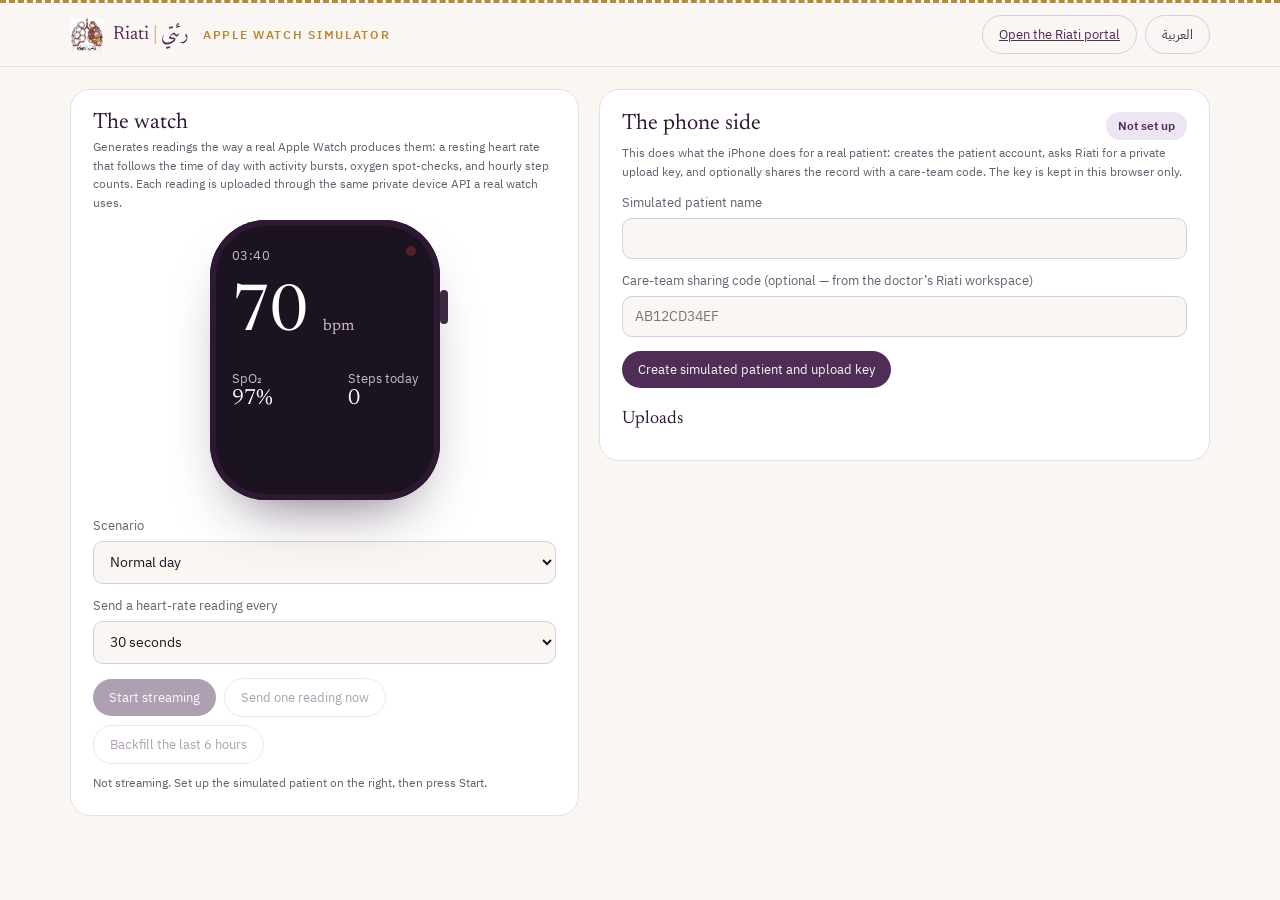
<file: watch-sim.html>
<!DOCTYPE html>
<html lang="en">
<head>
<meta charset="utf-8">
<meta name="viewport" content="width=device-width, initial-scale=1">
<title>Riati — Apple Watch simulator</title>
<link rel="preconnect" href="https://fonts.googleapis.com">
<link href="https://fonts.googleapis.com/css2?family=Newsreader:opsz,wght@6..72,400;6..72,500&family=IBM+Plex+Sans+Arabic:wght@400;500;600&family=Amiri:wght@400&display=swap" rel="stylesheet">
<style>
:root{--aub:#4F2D57;--aub-d:#2E1834;--cream:#FAF7F3;--lilac:#EDE6F2;--line:#E6DDE9;--gold:#B8892E;--ink:#1F1520;--mut:#6B5C70;--body:#4A3B4E;--green:#1F6F5B;--amber:#C9822B;--red:#A8323E}
*{box-sizing:border-box}[hidden]{display:none!important}
html,body{margin:0;background:var(--cream);color:var(--ink);-webkit-font-smoothing:antialiased}
body{font-family:'IBM Plex Sans Arabic','Newsreader',system-ui,sans-serif;font-size:14px}
input,select,button{font:inherit}
.serif{font-family:'Newsreader','Amiri',serif;font-weight:400}
.kicker{font-size:12px;letter-spacing:.14em;text-transform:uppercase;color:var(--gold);font-weight:600}
.card{background:#fff;border:1px solid var(--line);border-radius:20px;padding:22px}
.btn{border:1px solid #D9CCE3;background:transparent;color:var(--aub);border-radius:999px;padding:9px 16px;font-size:13px;cursor:pointer}
.btn:hover{background:var(--lilac)}.btn:disabled{opacity:.45;cursor:default}
.btn-primary{background:var(--aub);color:var(--cream);border:0}.btn-primary:hover{background:var(--aub-d)}
.btn-danger{background:var(--red);color:#fff;border:0}
.in{border:1px solid #D9CCE3;border-radius:10px;padding:9px 12px;font-size:14px;background:var(--cream);color:var(--ink);width:100%}
select.in{width:auto}
.tiny{font-size:12px;color:var(--mut);line-height:1.55}
header{border-top:3px dashed var(--gold);border-bottom:1px solid var(--line);background:rgba(250,247,243,.92)}
.wrap{max-width:1180px;margin:0 auto;padding:12px 20px;display:flex;align-items:center;gap:14px;flex-wrap:wrap}
main{max-width:1180px;margin:0 auto;padding:22px 20px 60px;display:grid;grid-template-columns:minmax(0,1fr) minmax(0,1.2fr);gap:20px;align-items:start}
@media(max-width:900px){main{grid-template-columns:1fr}}
.watch{width:230px;height:280px;margin:6px auto 16px;background:#1B1420;border-radius:56px;padding:26px 22px;color:#fff;box-shadow:0 30px 60px -30px rgba(46,24,52,.7),inset 0 0 0 6px #2E1834;position:relative}
.watch .time{font-size:13px;color:#C9B8D1;letter-spacing:.04em}
.watch .hr{font-family:'Newsreader',serif;font-size:64px;line-height:1;margin-top:18px}
.watch .hr small{font-size:16px;color:#C9B8D1}
.watch .row{display:flex;justify-content:space-between;margin-top:22px;font-size:13px;color:#C9B8D1}
.watch .row b{display:block;color:#fff;font-family:'Newsreader',serif;font-size:22px;font-weight:400}
.watch .beat{position:absolute;top:26px;inset-inline-end:24px;width:10px;height:10px;border-radius:50%;background:var(--red);opacity:.4}
.watch.live .beat{animation:beat 1s ease-in-out infinite}
@keyframes beat{0%,100%{transform:scale(1);opacity:.45}50%{transform:scale(1.5);opacity:1}}
.crown{position:absolute;inset-inline-end:-8px;top:70px;width:8px;height:34px;border-radius:4px;background:#3a2b40}
.pill{display:inline-flex;align-items:center;gap:7px;border-radius:999px;padding:5px 12px;font-size:12px;font-weight:600}
.pill.ok{background:#E6F2EE;color:var(--green)}.pill.no{background:var(--lilac);color:var(--aub)}.pill.err{background:#FDF4F5;color:var(--red)}
.log{display:flex;flex-direction:column;gap:6px;max-height:320px;overflow-y:auto;margin-top:10px}
.log div{font-size:12.5px;padding:8px 10px;border-radius:10px;background:var(--cream);border:1px solid var(--line);color:var(--body);display:flex;gap:10px}
.log div.err{border-color:var(--red);background:#FDF4F5}.log div .t{color:var(--mut);flex:none}
.field{display:flex;flex-direction:column;gap:6px;margin-top:12px;font-size:13px;color:var(--mut)}
.row2{display:flex;gap:8px;flex-wrap:wrap;align-items:center}
.code{font:13px ui-monospace,Menlo,monospace;background:var(--cream);border:1px solid var(--line);border-radius:8px;padding:6px 9px;overflow-wrap:anywhere}
h2{margin:0 0 4px;font-family:'Newsreader','Amiri',serif;font-weight:400;font-size:22px;color:var(--aub-d)}
</style>
</head>
<body>
<header><div class="wrap">
  <a href="/" style="display:flex;align-items:center;gap:9px;text-decoration:none"><img src="/assets/logo.png" alt="" style="width:34px;height:34px;object-fit:contain"><span class="serif" style="font-size:19px;color:var(--aub)">Riati <span style="color:var(--gold);font-weight:300">|</span> <span style="font-family:'Amiri',serif">رئتي</span></span></a>
  <span class="kicker" id="hSub"></span>
  <div style="margin-inline-start:auto;display:flex;gap:8px;align-items:center;flex-wrap:wrap">
    <a class="btn" href="/portal/" id="portalLink"></a>
    <button class="btn" id="langBtn"></button>
  </div>
</div></header>

<main>
  <!-- the watch -->
  <section class="card">
    <h2 id="kWatch"></h2>
    <p class="tiny" id="watchNote" style="margin:0 0 8px"></p>
    <div class="watch" id="watch"><div class="beat"></div><div class="crown"></div>
      <div class="time" id="wTime">--:--</div>
      <div class="hr"><span id="wHr">--</span> <small>bpm</small></div>
      <div class="row"><div><span id="lSpo2"></span><b id="wSpo2">--</b></div><div><span id="lSteps"></span><b id="wSteps">0</b></div></div>
    </div>
    <div class="field"><span id="lScen"></span><select class="in" id="scen"><option value="normal"></option><option value="exac"></option><option value="night"></option></select></div>
    <div class="field"><span id="lEvery"></span><select class="in" id="every"><option value="15"></option><option value="30" selected></option><option value="60"></option><option value="300"></option></select></div>
    <div class="row2" style="margin-top:14px">
      <button class="btn btn-primary" id="startBtn"></button>
      <button class="btn" id="onceBtn"></button>
      <button class="btn" id="backBtn"></button>
    </div>
    <div class="tiny" id="streamNote" style="margin-top:10px"></div>
  </section>

  <!-- the phone side: account, key, sharing, uploads -->
  <section class="card">
    <div style="display:flex;justify-content:space-between;align-items:center;gap:10px;flex-wrap:wrap">
      <h2 id="kSetup"></h2><span class="pill no" id="status"></span>
    </div>
    <p class="tiny" id="setupNote" style="margin:4px 0 0"></p>
    <div id="setupForm">
      <div class="field"><span id="lName"></span><input class="in" id="name"></div>
      <div class="field"><span id="lCode"></span><input class="in" id="code" placeholder="AB12CD34EF" style="direction:ltr;text-transform:uppercase"></div>
      <div class="row2" style="margin-top:14px"><button class="btn btn-primary" id="createBtn"></button></div>
    </div>
    <div id="ready" hidden>
      <div class="field"><span id="lPatient"></span><div class="code" id="pName"></div></div>
      <div class="field"><span id="lEndpoint"></span><div class="code" id="endpoint" dir="ltr"></div></div>
      <div class="field"><span id="lKey"></span><div class="code" id="keyMasked" dir="ltr"></div></div>
      <div class="field"><span id="lCode2"></span><div class="row2"><input class="in" id="code2" placeholder="AB12CD34EF" style="direction:ltr;text-transform:uppercase;max-width:220px"><button class="btn" id="shareBtn"></button></div><span class="tiny" id="shareNote"></span></div>
      <div class="field"><span id="lCheckin"></span><div class="row2"><select class="in" id="feeling"><option value="breathless"></option><option value="wheezing"></option><option value="well"></option><option value="better"></option></select><button class="btn" id="checkinBtn"></button></div><span class="tiny" id="checkinNote"></span></div>
      <div class="row2" style="margin-top:14px"><button class="btn" id="forgetBtn" style="font-size:12px"></button></div>
    </div>
    <h2 style="margin-top:22px;font-size:18px" id="kLog"></h2>
    <div class="log" id="log"></div>
  </section>
</main>

<script>
'use strict';
const T={
en:{hSub:'Apple Watch simulator', portal:'Open the Riati portal', lang:'العربية',
 kWatch:'The watch', watchNote:'Generates readings the way a real Apple Watch produces them: a resting heart rate that follows the time of day with activity bursts, oxygen spot-checks, and hourly step counts. Each reading is uploaded through the same private device API a real watch uses.',
 lSpo2:'SpO₂', lSteps:'Steps today', lScen:'Scenario', scNormal:'Normal day', scExac:'Exacerbation — oxygen drifting down, heart rate up', scNight:'Night — low and steady',
 lEvery:'Send a heart-rate reading every', e15:'15 seconds', e30:'30 seconds', e60:'minute', e300:'5 minutes',
 start:'Start streaming', stop:'Stop', once:'Send one reading now', back:'Backfill the last 6 hours',
 streamIdle:'Not streaming. Set up the simulated patient on the right, then press Start.', streaming:n=>`Streaming — ${n} readings sent this session. Oxygen every 30 min, steps every hour.`,
 kSetup:'The phone side', setupNote:'This does what the iPhone does for a real patient: creates the patient account, asks Riati for a private upload key, and optionally shares the record with a care-team code. The key is kept in this browser only.',
 lName:'Simulated patient name', lCode:'Care-team sharing code (optional — from the doctor’s Riati workspace)', create:'Create simulated patient and upload key',
 sNo:'Not set up', sOk:'Ready — key stored', sErr:'Error',
 lPatient:'Simulated patient', lEndpoint:'Upload address', lKey:'Private device key (masked)', lCode2:'Share the record with a care-team code', share:'Share', shareNote:'Sharing signs the simulated patient in briefly and then out again — if the doctor is signed in to Riati in this same browser, use another browser or the phone for the doctor.',
 lCheckin:'Patient check-in (goes to the care record)', fBreathless:'More breathless', fWheezing:'Wheezing', fWell:'Feeling well', fBetter:'Breathing feels easier', checkin:'Send check-in', checkinNote:'Also signs the simulated patient in and out again.',
 forget:'Forget this simulated patient in this browser', kLog:'Uploads',
 lCreated:n=>`Simulated patient “${n}” created — private device key issued`, lShared:n=>`Record shared with ${n}`, lSent:(m,v,r)=>`${m} ${v} → ${r}`, lBack:n=>`Backfill: ${n} readings uploaded`, lCheck:'Check-in sent', lErr:e=>`Error: ${e}`, lForgot:'Simulated patient forgotten in this browser (the account still exists in Riati; delete it from the portal if needed)',
 rStored:(s,d)=>`stored ${s}`+(d?`, duplicates ${d}`:''), name:'Watch Simulator'},
ar:{hSub:'محاكي ساعة آبل', portal:'افتح بوابة رئتي', lang:'English',
 kWatch:'الساعة', watchNote:'تولّد القراءات كما تنتجها ساعة آبل الحقيقية: نبض راحة يتبع وقت اليوم مع فترات نشاط، وقياسات أكسجين متفرقة، وعدد خطوات كل ساعة. تُرفع كل قراءة عبر واجهة الجهاز الخاصة نفسها التي تستخدمها الساعة الحقيقية.',
 lSpo2:'الأكسجين', lSteps:'خطوات اليوم', lScen:'السيناريو', scNormal:'يوم اعتيادي', scExac:'نوبة — الأكسجين يهبط والنبض يرتفع', scNight:'ليل — منخفض ومستقر',
 lEvery:'أرسل قراءة نبض كل', e15:'١٥ ثانية', e30:'٣٠ ثانية', e60:'دقيقة', e300:'٥ دقائق',
 start:'ابدأ البث', stop:'إيقاف', once:'أرسل قراءة الآن', back:'املأ آخر ٦ ساعات',
 streamIdle:'لا بث الآن. جهّز المريض الافتراضي في اليمين ثم اضغط ابدأ.', streaming:n=>`يبث — أُرسلت ${n} قراءة في هذه الجلسة. الأكسجين كل ٣٠ دقيقة، والخطوات كل ساعة.`,
 kSetup:'جهة الهاتف', setupNote:'يفعل ما يفعله الآيفون للمريض الحقيقي: ينشئ حساب المريض، ويطلب من رئتي مفتاح رفع خاصًا، ويشارك السجل اختياريًا برمز فريق الرعاية. المفتاح يُحفظ في هذا المتصفح فقط.',
 lName:'اسم المريض الافتراضي', lCode:'رمز مشاركة فريق الرعاية (اختياري — من مساحة عمل الطبيب في رئتي)', create:'أنشئ المريض الافتراضي ومفتاح الرفع',
 sNo:'غير مجهّز', sOk:'جاهز — المفتاح محفوظ', sErr:'خطأ',
 lPatient:'المريض الافتراضي', lEndpoint:'عنوان الرفع', lKey:'مفتاح الجهاز الخاص (مخفي)', lCode2:'شارك السجل برمز فريق الرعاية', share:'مشاركة', shareNote:'المشاركة تسجّل دخول المريض الافتراضي لحظة ثم تخرجه — إن كان الطبيب مسجّلًا في رئتي في هذا المتصفح نفسه فاستخدم متصفحًا آخر أو الهاتف للطبيب.',
 lCheckin:'تسجيل حالة المريض (يذهب إلى سجل الرعاية)', fBreathless:'ضيق نفس أكثر', fWheezing:'صفير', fWell:'بخير', fBetter:'التنفس أسهل', checkin:'أرسل التسجيل', checkinNote:'يسجّل دخول المريض الافتراضي ثم يخرجه أيضًا.',
 forget:'انسَ هذا المريض الافتراضي في هذا المتصفح', kLog:'الرفع',
 lCreated:n=>`أُنشئ المريض الافتراضي «${n}» — وصدر مفتاح جهاز خاص`, lShared:n=>`شورك السجل مع ${n}`, lSent:(m,v,r)=>`${m} ${v} ← ${r}`, lBack:n=>`تعبئة: رُفعت ${n} قراءة`, lCheck:'أُرسل التسجيل', lErr:e=>`خطأ: ${e}`, lForgot:'نُسي المريض الافتراضي في هذا المتصفح (الحساب ما زال في رئتي؛ احذفه من البوابة إن لزم)',
 rStored:(s,d)=>`خُزّن ${s}`+(d?`، مكرر ${d}`:''), name:'محاكي الساعة'}};
let L='en'; try{ L=localStorage.getItem('riati_lang')==='ar'?'ar':'en'; }catch(e){}
const t=k=>T[L][k];
const KEY='riati_watch_sim_v1';
let cfg={}; try{ cfg=JSON.parse(localStorage.getItem(KEY)||'{}')||{}; }catch(e){}
const save=()=>{ try{ localStorage.setItem(KEY, JSON.stringify(cfg)); }catch(e){} };
const $=id=>document.getElementById(id);
const el={}; ['hSub','portalLink','langBtn','kWatch','watchNote','watch','wTime','wHr','wSpo2','wSteps','lSpo2','lSteps','lScen','scen','lEvery','every','startBtn','onceBtn','backBtn','streamNote','kSetup','status','setupNote','setupForm','lName','name','lCode','code','createBtn','ready','lPatient','pName','lEndpoint','endpoint','lKey','keyMasked','lCode2','code2','shareBtn','shareNote','lCheckin','feeling','checkinBtn','checkinNote','forgetBtn','kLog','log'].forEach(id=>el[id]=$(id));

/* ---------- API (same calls the portal and a real device make) ---------- */
const hdr=csrf=>({'Content-Type':'application/json','X-Riati-Request':'1',...(csrf?{'X-CSRF-Token':csrf}:{})});
async function api(path, body, csrf){
  const r=await fetch(path,{method:'POST',headers:hdr(csrf),body:JSON.stringify(body),credentials:'same-origin'});
  const j=await r.json().catch(()=>({}));
  if(!r.ok) throw new Error(j.error||('HTTP '+r.status));
  return j;
}
async function withSession(fn){  // sign the simulated patient in, do one thing, sign out again
  const s=await api('/api/login',{email:cfg.email,password:cfg.password});
  try{ return await fn(s.csrf); } finally { await api('/api/logout',{},s.csrf).catch(()=>{}); }
}
async function shareWith(csrf, code){
  const p=await api('/api/share-preview',{code},csrf);
  await api('/api/sharing',{code,consent:true,clinician_id:p.clinician.id},csrf);
  log(t('lShared')(p.clinician.name));
}
async function setup(){
  el.createBtn.disabled=true;
  try{
    const name=el.name.value.trim()||t('name');
    const email='sim-'+Math.random().toString(36).slice(2,10)+'@riati.local';
    const password='Sim-'+crypto.randomUUID();
    const s=await api('/api/signup',{name,email,password,consent:true});
    const d=await api('/api/device-tokens',{label:'Apple Watch simulator'},s.csrf);
    cfg={name,email,password,token:d.token,endpoint:d.endpoint,patientId:s.user.id,created:Date.now()}; save();
    log(t('lCreated')(name));
    const code=el.code.value.trim().replace(/\s/g,'').toUpperCase();
    if(code){ try{ await shareWith(s.csrf,code); }catch(e){ log(t('lErr')(e.message),true); } }
    await api('/api/logout',{},s.csrf).catch(()=>{});
  }catch(e){ log(t('lErr')(e.message),true); setStatus('err'); }
  el.createBtn.disabled=false; render();
}
async function send(readings){
  // a real device posts to cfg.endpoint; a browser page must stay on its own origin, so post to the same server this page came from
  const r=await fetch('/api/readings',{method:'POST',headers:{'Content-Type':'application/json','Authorization':'Bearer '+cfg.token},body:JSON.stringify({readings})});
  const j=await r.json().catch(()=>({}));
  if(!r.ok) throw new Error(j.error||('HTTP '+r.status));
  return j;
}

/* ---------- the simulated watch ---------- */
const sim={hr:70, spo2:97, steps:0, burstUntil:0, burstAmp:0, start:Date.now(), lastSpo2:0, lastSteps:0, sent:0};
const scen=()=>el.scen.value;
function nextHR(now){
  const h=now.getHours()+now.getMinutes()/60;
  let base = h<6?58 : h<9?68 : h<18?72 : h<22?66 : 60;
  if(scen()==='exac') base+=22; if(scen()==='night') base=56;
  if(scen()!=='night' && now.getTime()>sim.burstUntil && Math.random()<0.03){ sim.burstUntil=now.getTime()+(3+Math.random()*5)*60000; sim.burstAmp=25+Math.random()*20; }
  const burst = now.getTime()<sim.burstUntil ? sim.burstAmp : 0;
  sim.hr = Math.round(sim.hr + (base+burst-sim.hr)*0.4 + (Math.random()-0.5)*6);
  return Math.max(40, Math.min(190, sim.hr));
}
function nextSpO2(now){
  const target = scen()==='exac' ? Math.max(88, 94-(now.getTime()-sim.start)/3600000*3) : scen()==='night' ? 94 : 97;
  sim.spo2 = Math.round(sim.spo2 + (target-sim.spo2)*0.5 + (Math.random()-0.5)*1.4);
  return Math.max(80, Math.min(100, sim.spo2));
}
function hourlySteps(now){ const h=now.getHours(); const base = h<6?0 : h<9?400 : h<18?600 : h<22?300 : 50; return Math.round(base*(0.5+Math.random())*(scen()==='exac'?0.4:1)); }
const src='Apple Watch simulator';
function batchAt(now, force){
  const out=[{metric:'hr', value:nextHR(now), measured_at:now.toISOString(), source:src}];
  if(force || now.getTime()-sim.lastSpo2 >= 30*60000){ sim.lastSpo2=now.getTime(); out.push({metric:'spo2', value:nextSpO2(now), measured_at:now.toISOString(), source:src}); }
  if(force || now.getTime()-sim.lastSteps >= 60*60000){ sim.lastSteps=now.getTime(); const st=hourlySteps(now); sim.steps+=st; out.push({metric:'steps', value:st, measured_at:now.toISOString(), source:src}); }
  return out;
}
async function tick(force){
  if(!cfg.token) return;
  const now=new Date(); const b=batchAt(now, force);
  try{ const r=await send(b); sim.sent+=b.length; b.forEach(x=>log(t('lSent')(x.metric.toUpperCase(), x.value, t('rStored')(r.stored, r.duplicates)))); }
  catch(e){ log(t('lErr')(e.message),true); }
  renderWatch();
}
let timer=null;
function startStop(){
  if(timer){ clearInterval(timer); timer=null; el.watch.classList.remove('live'); }
  else { tick(true); timer=setInterval(()=>tick(false), +el.every.value*1000); el.watch.classList.add('live'); }
  render();
}
async function backfill(){
  if(!cfg.token) return;
  el.backBtn.disabled=true;
  const now=Date.now(); const all=[];
  for(let i=72;i>=1;i--){ const d=new Date(now-i*5*60000); all.push({metric:'hr',value:nextHR(d),measured_at:d.toISOString(),source:src});
    if(i%6===0) all.push({metric:'spo2',value:nextSpO2(d),measured_at:d.toISOString(),source:src});
    if(i%12===0) all.push({metric:'steps',value:hourlySteps(d),measured_at:d.toISOString(),source:src}); }
  let n=0;
  try{ for(let i=0;i<all.length;i+=50){ const r=await send(all.slice(i,i+50)); n+=r.stored; await new Promise(res=>setTimeout(res,400)); } log(t('lBack')(n)); }
  catch(e){ log(t('lErr')(e.message),true); }
  el.backBtn.disabled=false; renderWatch();
}

/* ---------- rendering ---------- */
const AD='٠١٢٣٤٥٦٧٨٩'; const N=s=>L==='ar'?String(s).replace(/[0-9]/g,d=>AD[d]):String(s);
const logs=[];
function log(text, err){ logs.push({time:new Date(), text, err:!!err}); if(logs.length>60) logs.shift(); renderLog(); }
function renderLog(){ el.log.innerHTML=logs.slice().reverse().map(x=>'<div class="'+(x.err?'err':'')+'"><span class="t" dir="ltr">'+N(x.time.toTimeString().slice(0,8))+'</span><span>'+esc(N(x.text))+'</span></div>').join(''); }
const esc=s=>String(s).replace(/[&<>"]/g,c=>({'&':'&amp;','<':'&lt;','>':'&gt;','"':'&quot;'}[c]));
function setStatus(k){ el.status.className='pill '+(k==='ok'?'ok':k==='err'?'err':'no'); el.status.textContent=t(k==='ok'?'sOk':k==='err'?'sErr':'sNo'); }
function renderWatch(){
  const now=new Date(); el.wTime.textContent=N(now.toTimeString().slice(0,5));
  el.wHr.textContent=N(sim.hr); el.wSpo2.textContent=N(sim.spo2)+'%'; el.wSteps.textContent=N(sim.steps.toLocaleString('en-US'));
  el.streamNote.textContent = timer ? t('streaming')(N(sim.sent)) : t('streamIdle');
}
function render(){
  document.documentElement.lang=L; document.documentElement.dir=L==='ar'?'rtl':'ltr';
  document.title = L==='ar'?'رئتي — محاكي ساعة آبل':'Riati — Apple Watch simulator';
  el.hSub.textContent=t('hSub'); el.portalLink.textContent=t('portal'); el.langBtn.textContent=t('lang');
  el.kWatch.textContent=t('kWatch'); el.watchNote.textContent=t('watchNote'); el.lSpo2.textContent=t('lSpo2'); el.lSteps.textContent=t('lSteps');
  el.lScen.textContent=t('lScen'); [...el.scen.options].forEach(o=>o.textContent=t({normal:'scNormal',exac:'scExac',night:'scNight'}[o.value]));
  el.lEvery.textContent=t('lEvery'); [...el.every.options].forEach(o=>o.textContent=t('e'+o.value));
  el.startBtn.textContent=timer?t('stop'):t('start'); el.onceBtn.textContent=t('once'); el.backBtn.textContent=t('back');
  el.kSetup.textContent=t('kSetup'); el.setupNote.textContent=t('setupNote'); el.lName.textContent=t('lName'); el.lCode.textContent=t('lCode'); el.createBtn.textContent=t('create');
  el.lPatient.textContent=t('lPatient'); el.lEndpoint.textContent=t('lEndpoint'); el.lKey.textContent=t('lKey'); el.lCode2.textContent=t('lCode2'); el.shareBtn.textContent=t('share'); el.shareNote.textContent=t('shareNote');
  el.lCheckin.textContent=t('lCheckin'); [...el.feeling.options].forEach(o=>o.textContent=t({breathless:'fBreathless',wheezing:'fWheezing',well:'fWell',better:'fBetter'}[o.value])); el.checkinBtn.textContent=t('checkin'); el.checkinNote.textContent=t('checkinNote');
  el.forgetBtn.textContent=t('forget'); el.kLog.textContent=t('kLog');
  const ready=!!cfg.token;
  el.setupForm.hidden=ready; el.ready.hidden=!ready; setStatus(ready?'ok':'no');
  if(ready){ el.pName.textContent=cfg.name; el.endpoint.textContent=cfg.endpoint; el.keyMasked.textContent=cfg.token.slice(0,6)+'…'+cfg.token.slice(-4); }
  el.startBtn.disabled=!ready; el.onceBtn.disabled=!ready; el.backBtn.disabled=!ready;
  renderWatch(); renderLog();
}

/* ---------- controls ---------- */
el.langBtn.onclick=()=>{ L=L==='en'?'ar':'en'; try{localStorage.setItem('riati_lang',L);}catch(e){} render(); };
el.createBtn.onclick=setup;
el.startBtn.onclick=startStop;
el.onceBtn.onclick=()=>tick(true);
el.backBtn.onclick=backfill;
el.shareBtn.onclick=async()=>{ const code=el.code2.value.trim().replace(/\s/g,'').toUpperCase(); if(!code) return; el.shareBtn.disabled=true; try{ await withSession(csrf=>shareWith(csrf,code)); }catch(e){ log(t('lErr')(e.message),true); } el.shareBtn.disabled=false; };
el.checkinBtn.onclick=async()=>{ el.checkinBtn.disabled=true; try{ await withSession(csrf=>api('/api/checkins',{feeling:el.feeling.value,note:''},csrf)); log(t('lCheck')); }catch(e){ log(t('lErr')(e.message),true); } el.checkinBtn.disabled=false; };
el.forgetBtn.onclick=()=>{ if(timer) startStop(); cfg={}; try{localStorage.removeItem(KEY);}catch(e){} log(t('lForgot')); render(); };
setInterval(renderWatch, 1000);
render();
</script>
</body>
</html>
</file>
<file: demo-previous.css>
.demo-viewbar{max-width:1280px;margin:20px auto 0;padding:0 20px;display:flex;align-items:center;justify-content:space-between;gap:15px;flex-wrap:wrap}.demo-viewbar .mode-label{font-size:12px;color:var(--mut)}.demo-viewbar a{font-size:13px}.demo-why{margin-top:9px;font-size:11px;padding:5px 12px}.demo-patient-intro{display:none;max-width:860px;margin:24px auto 0;padding:0 20px}.demo-patient-intro h1{font-family:'Newsreader','Amiri',serif;font-weight:400;font-size:36px;margin:0 0 8px;color:var(--aub-d)}body.patient-view main{grid-template-columns:1fr;max-width:860px}body.patient-view main>.col:nth-child(2){display:none}body.patient-view .demo-patient-intro{display:block}body.patient-view #tiles{grid-template-columns:repeat(3,minmax(0,1fr))!important}body.patient-view #tiles>.tile:nth-child(n+4){display:none}body.patient-view .patient-hide{display:none}body.patient-view .patient-journal{order:1}body.patient-view .patient-chart{order:2}body.patient-view .patient-events{order:3}.demo-explanation{width:calc(100% - 32px);max-width:750px;max-height:90vh;border:1px solid var(--line);border-radius:22px;background:var(--cream);padding:28px;box-shadow:0 24px 100px #2e183433;color:var(--ink)}.demo-explanation::backdrop{background:#21132666;backdrop-filter:blur(3px)}.demo-explanation h2{font:32px 'Newsreader','Amiri',serif;color:var(--aub-d);margin:0}.demo-explanation .dx-head{display:flex;align-items:center;justify-content:space-between;gap:12px}.demo-explanation .dx-step{display:grid;grid-template-columns:36px 1fr;gap:16px;border-bottom:1px solid var(--line);padding:19px 0}.demo-explanation .dx-num{display:grid;place-items:center;width:32px;height:32px;border-radius:50%;background:var(--lilac);color:var(--aub)}.demo-explanation h3{font:22px 'Newsreader','Amiri',serif;margin:0 0 8px}.demo-explanation p,.demo-explanation li{font-size:14px;line-height:1.65;white-space:pre-wrap;overflow-wrap:anywhere}.demo-explanation p{margin:0}.demo-explanation ul{padding-inline-start:18px;margin:0}.dx-authority{background:var(--aub-d);color:var(--cream);padding:17px;border-radius:14px;margin-top:18px;font-size:13px;line-height:1.65}.demo-explanation .dx-note{font-size:12px;color:var(--mut);margin-top:15px}@media(max-width:620px){.demo-explanation{padding:20px}.demo-explanation h2{font-size:27px}body.patient-view .tile{padding:12px 10px}.demo-viewbar{gap:10px}.demo-patient-intro h1{font-size:30px}}@media(prefers-reduced-motion:reduce){*{animation:none!important;transition:none!important}}
</file>
